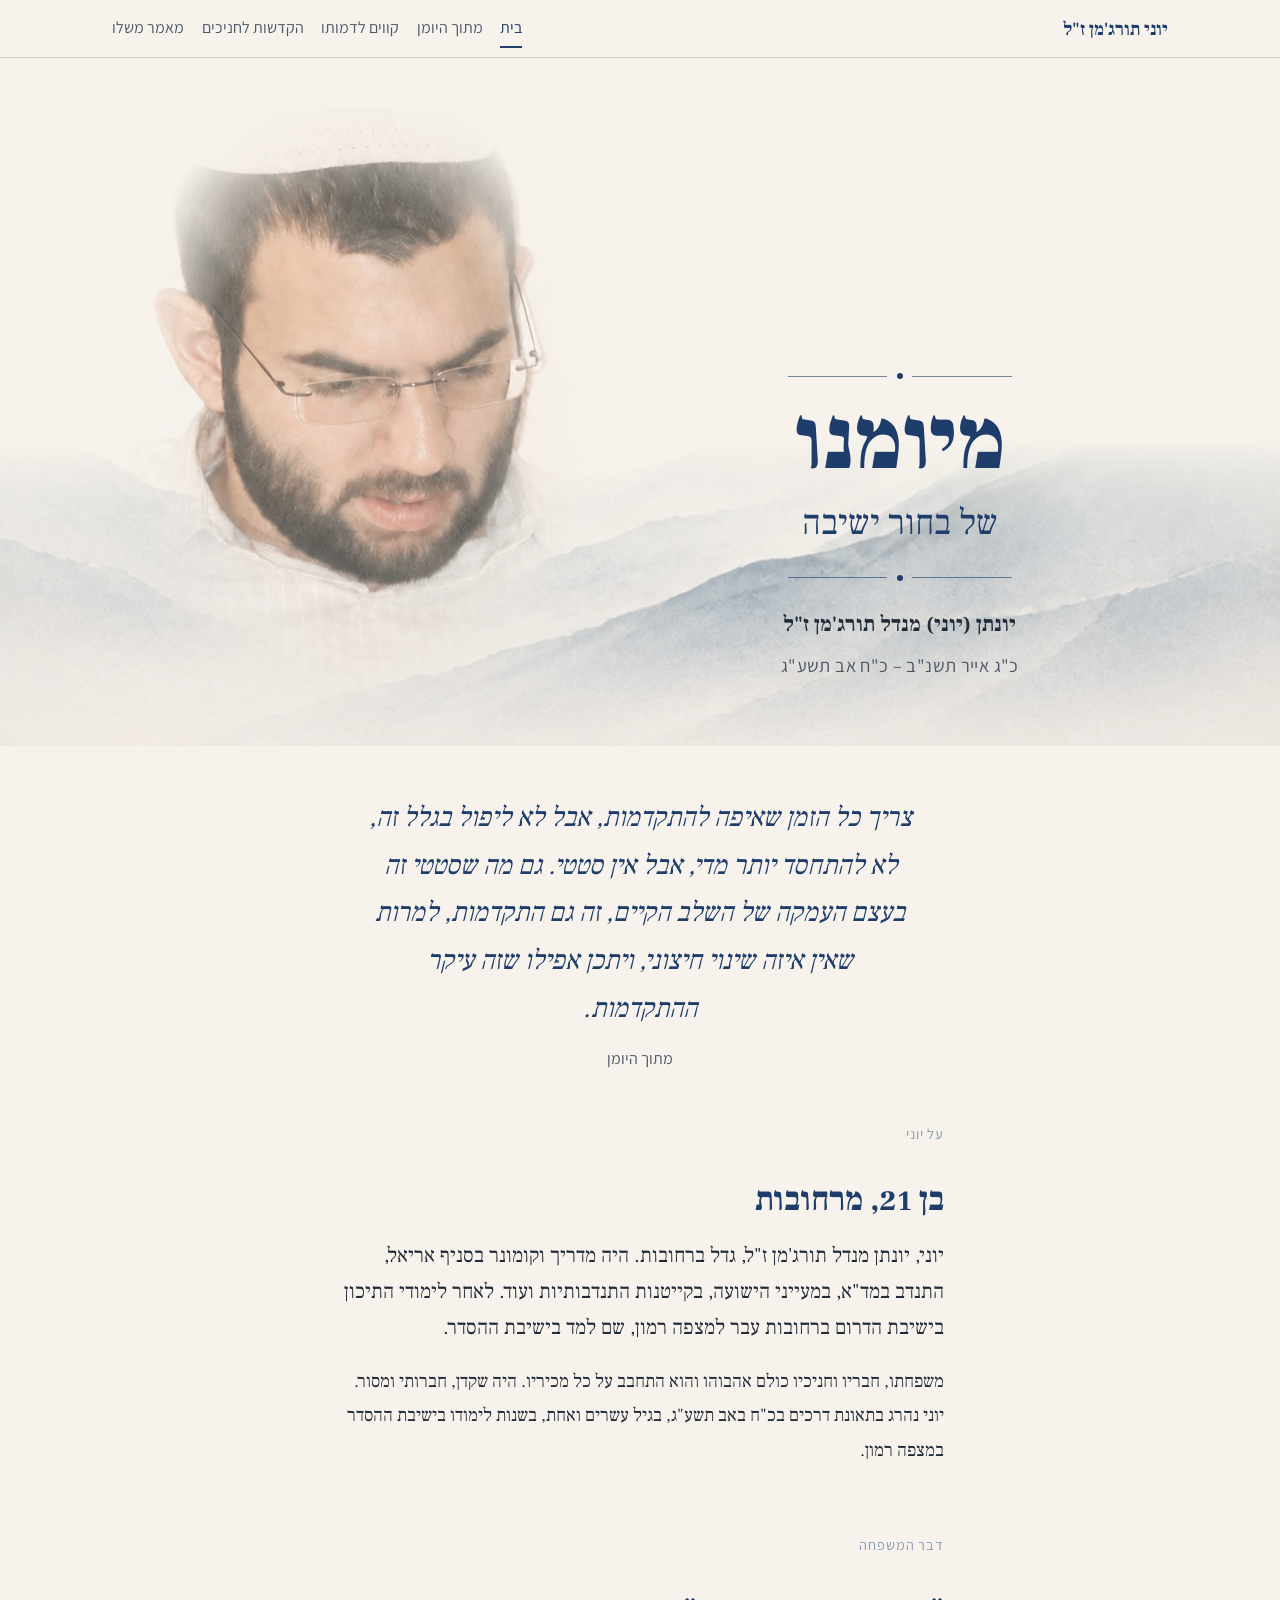
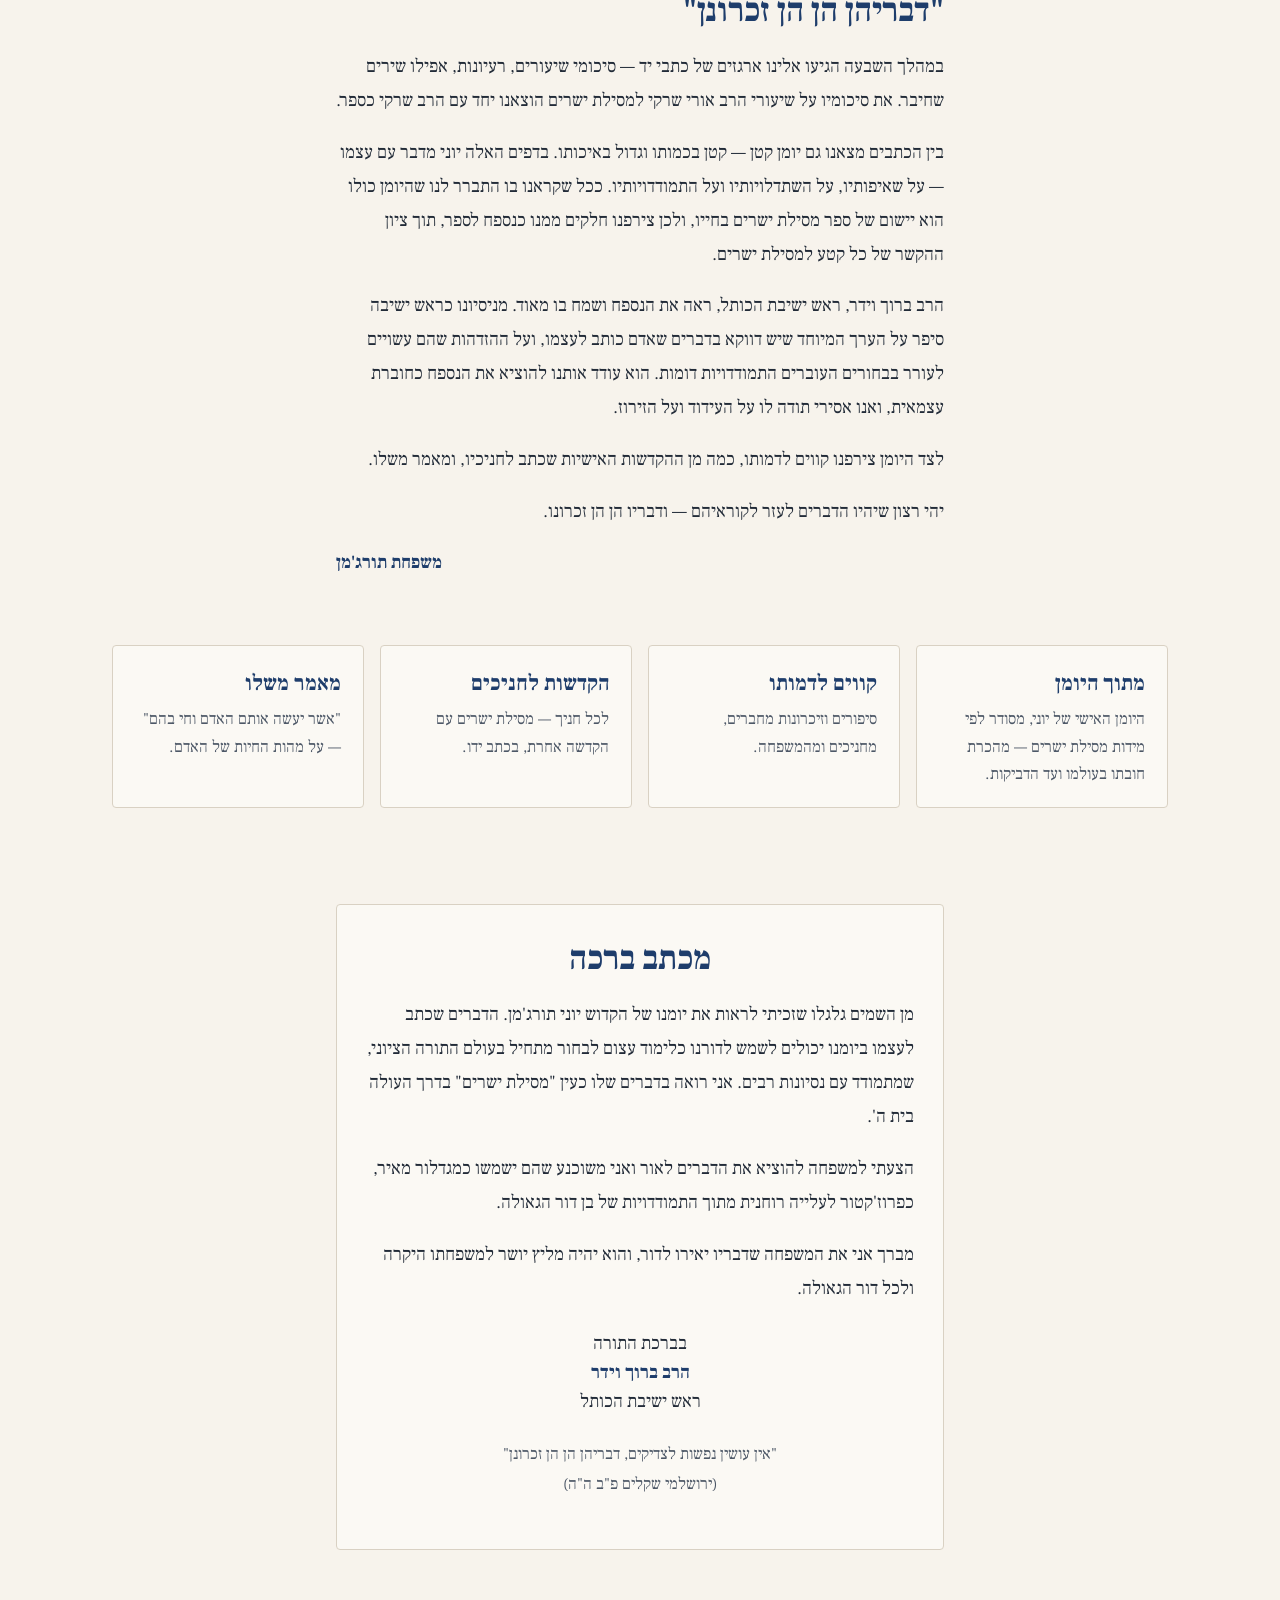
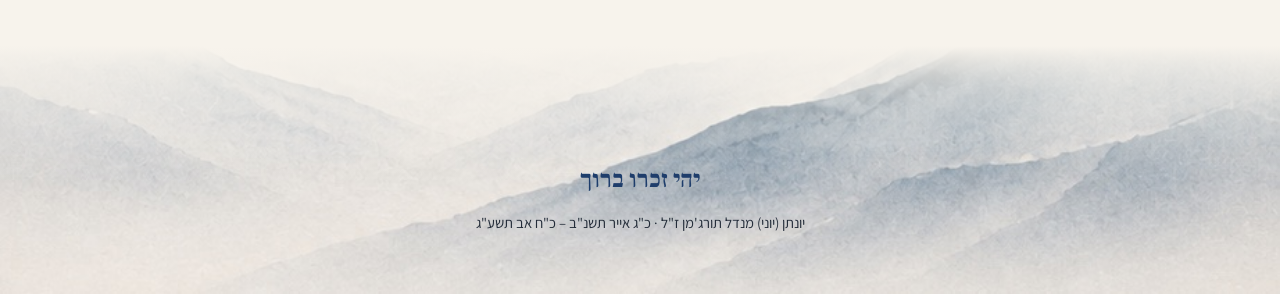
<file: index.html>
<!doctype html>
<html lang="he" dir="rtl">
<head>
  <meta charset="utf-8">
  <meta name="viewport" content="width=device-width, initial-scale=1">
  <meta name="robots" content="noindex, nofollow">
  <title>יוני תורג'מן ז"ל</title>
  <meta name="description" content="אתר לזכרו של יונתן (יוני) מנדל תורג'מן ז&quot;ל — מיומנו וכתביו של בחור ישיבה.">
  <link rel="preconnect" href="https://fonts.googleapis.com">
  <link rel="preconnect" href="https://fonts.gstatic.com" crossorigin>
  <link href="https://fonts.googleapis.com/css2?family=Assistant:wght@400;600&family=Frank+Ruhl+Libre:wght@400;500;700;900&display=swap" rel="stylesheet">
  <link rel="stylesheet" href="css/style.css">
</head>
<body>

<header class="site-header">
  <div class="inner">
    <a class="brand" href="index.html">יוני תורג'מן ז"ל</a>
    <nav class="site-nav" aria-label="ניווט ראשי">
      <a href="index.html" aria-current="page">בית</a>
      <a href="diary.html">מתוך היומן</a>
      <a href="memories.html">קווים לדמותו</a>
      <a href="dedications.html">הקדשות לחניכים</a>
      <a href="essay.html">מאמר משלו</a>
    </nav>
  </div>
</header>

<main>

  <section class="hero">
    <div class="hero-mountains" aria-hidden="true"></div>
    <div class="inner">
      <div class="hero-text">
        <div class="ornament" aria-hidden="true"><span></span></div>
        <h1>מיומנו</h1>
        <p class="subtitle">של בחור ישיבה</p>
        <div class="ornament" aria-hidden="true"><span></span></div>
        <p class="name">יונתן (יוני) מנדל תורג'מן ז"ל</p>
        <p class="dates">כ"ג אייר תשנ"ב – כ"ח אב תשע"ג</p>
      </div>
      <img class="hero-portrait" src="images/portrait.jpg" alt="יוני תורג'מן ז&quot;ל" width="480" height="700">
    </div>
  </section>

  <section class="section">
    <blockquote class="opening-quote">
      צריך כל הזמן שאיפה להתקדמות, אבל לא ליפול בגלל זה,
      לא להתחסד יותר מדי, אבל אין סטטי.
      גם מה שסטטי זה בעצם העמקה של השלב הקיים,
      זה גם התקדמות, למרות שאין איזה שינוי חיצוני,
      ויתכן אפילו שזה עיקר ההתקדמות.
      <cite>מתוך היומן</cite>
    </blockquote>
  </section>

  <section class="section">
    <span class="eyebrow">על יוני</span>
    <h2>בן 21, מרחובות</h2>
    <p class="lead">
      יוני, יונתן מנדל תורג'מן ז"ל, גדל ברחובות. היה מדריך וקומונר בסניף אריאל,
      התנדב במד"א, במעייני הישועה, בקייטנות התנדבותיות ועוד. לאחר לימודי התיכון
      בישיבת הדרום ברחובות עבר למצפה רמון, שם למד בישיבת ההסדר.
    </p>
    <p>
      משפחתו, חבריו וחניכיו כולם אהבוהו והוא התחבב על כל מכיריו. היה שקדן, חברותי ומסור.
      יוני נהרג בתאונת דרכים בכ"ח באב תשע"ג, בגיל עשרים ואחת, בשנות לימודו בישיבת ההסדר במצפה רמון.
    </p>
  </section>

  <section class="section">
    <span class="eyebrow">דבר המשפחה</span>
    <h2>"דבריהן הן הן זכרונן"</h2>
    <p>
      במהלך השבעה הגיעו אלינו ארגזים של כתבי יד — סיכומי שיעורים, רעיונות, אפילו שירים שחיבר.
      את סיכומיו על שיעורי הרב אורי שרקי למסילת ישרים הוצאנו יחד עם הרב שרקי כספר.
    </p>
    <p>
      בין הכתבים מצאנו גם יומן קטן — קטן בכמותו וגדול באיכותו. בדפים האלה יוני מדבר עם עצמו —
      על שאיפותיו, על השתדלויותיו ועל התמודדויותיו. ככל שקראנו בו התברר לנו שהיומן כולו הוא יישום
      של ספר מסילת ישרים בחייו, ולכן צירפנו חלקים ממנו כנספח לספר, תוך ציון ההקשר של כל קטע למסילת ישרים.
    </p>
    <p>
      הרב ברוך וידר, ראש ישיבת הכותל, ראה את הנספח ושמח בו מאוד. מניסיונו כראש ישיבה סיפר על הערך
      המיוחד שיש דווקא בדברים שאדם כותב לעצמו, ועל ההזדהות שהם עשויים לעורר בבחורים העוברים התמודדויות
      דומות. הוא עודד אותנו להוציא את הנספח כחוברת עצמאית, ואנו אסירי תודה לו על העידוד ועל הזירוז.
    </p>
    <p>
      לצד היומן צירפנו קווים לדמותו, כמה מן ההקדשות האישיות שכתב לחניכיו, ומאמר משלו.
    </p>
    <p>יהי רצון שיהיו הדברים לעזר לקוראיהם — ודבריו הן הן זכרונו.</p>
    <p class="sig">משפחת תורג'מן</p>
  </section>

  <section class="cards" aria-label="תוכן האתר">
    <a class="card" href="diary.html">
      <h3>מתוך היומן</h3>
      <p>היומן האישי של יוני, מסודר לפי מידות מסילת ישרים — מהכרת חובתו בעולמו ועד הדביקות.</p>
    </a>
    <a class="card" href="memories.html">
      <h3>קווים לדמותו</h3>
      <p>סיפורים וזיכרונות מחברים, מחניכים ומהמשפחה.</p>
    </a>
    <a class="card" href="dedications.html">
      <h3>הקדשות לחניכים</h3>
      <p>לכל חניך — מסילת ישרים עם הקדשה אחרת, בכתב ידו.</p>
    </a>
    <a class="card" href="essay.html">
      <h3>מאמר משלו</h3>
      <p>"אשר יעשה אותם האדם וחי בהם" — על מהות החיות של האדם.</p>
    </a>
  </section>

  <section class="section">
    <div class="letter">
      <h2>מכתב ברכה</h2>
      <p>
        מן השמים גלגלו שזכיתי לראות את יומנו של הקדוש יוני תורג'מן. הדברים שכתב לעצמו ביומנו
        יכולים לשמש לדורנו כלימוד עצום לבחור מתחיל בעולם התורה הציוני, שמתמודד עם נסיונות רבים.
        אני רואה בדברים שלו כעין "מסילת ישרים" בדרך העולה בית ה'.
      </p>
      <p>
        הצעתי למשפחה להוציא את הדברים לאור ואני משוכנע שהם ישמשו כמגדלור מאיר, כפרוז'קטור לעלייה
        רוחנית מתוך התמודדויות של בן דור הגאולה.
      </p>
      <p>
        מברך אני את המשפחה שדבריו יאירו לדור, והוא יהיה מליץ יושר למשפחתו היקרה ולכל דור הגאולה.
      </p>
      <p class="from">
        בברכת התורה<br>
        <strong>הרב ברוך וידר</strong><br>
        ראש ישיבת הכותל
      </p>
      <p class="chazal">
        "אין עושין נפשות לצדיקים, דבריהן הן הן זכרונן"<br>
        (ירושלמי שקלים פ"ב ה"ה)
      </p>
    </div>
  </section>

</main>

<footer class="site-footer">
  <p class="zl">יהי זכרו ברוך</p>
  <p class="small">יונתן (יוני) מנדל תורג'מן ז"ל · כ"ג אייר תשנ"ב – כ"ח אב תשע"ג</p>
</footer>

</body>
</html>
</file>
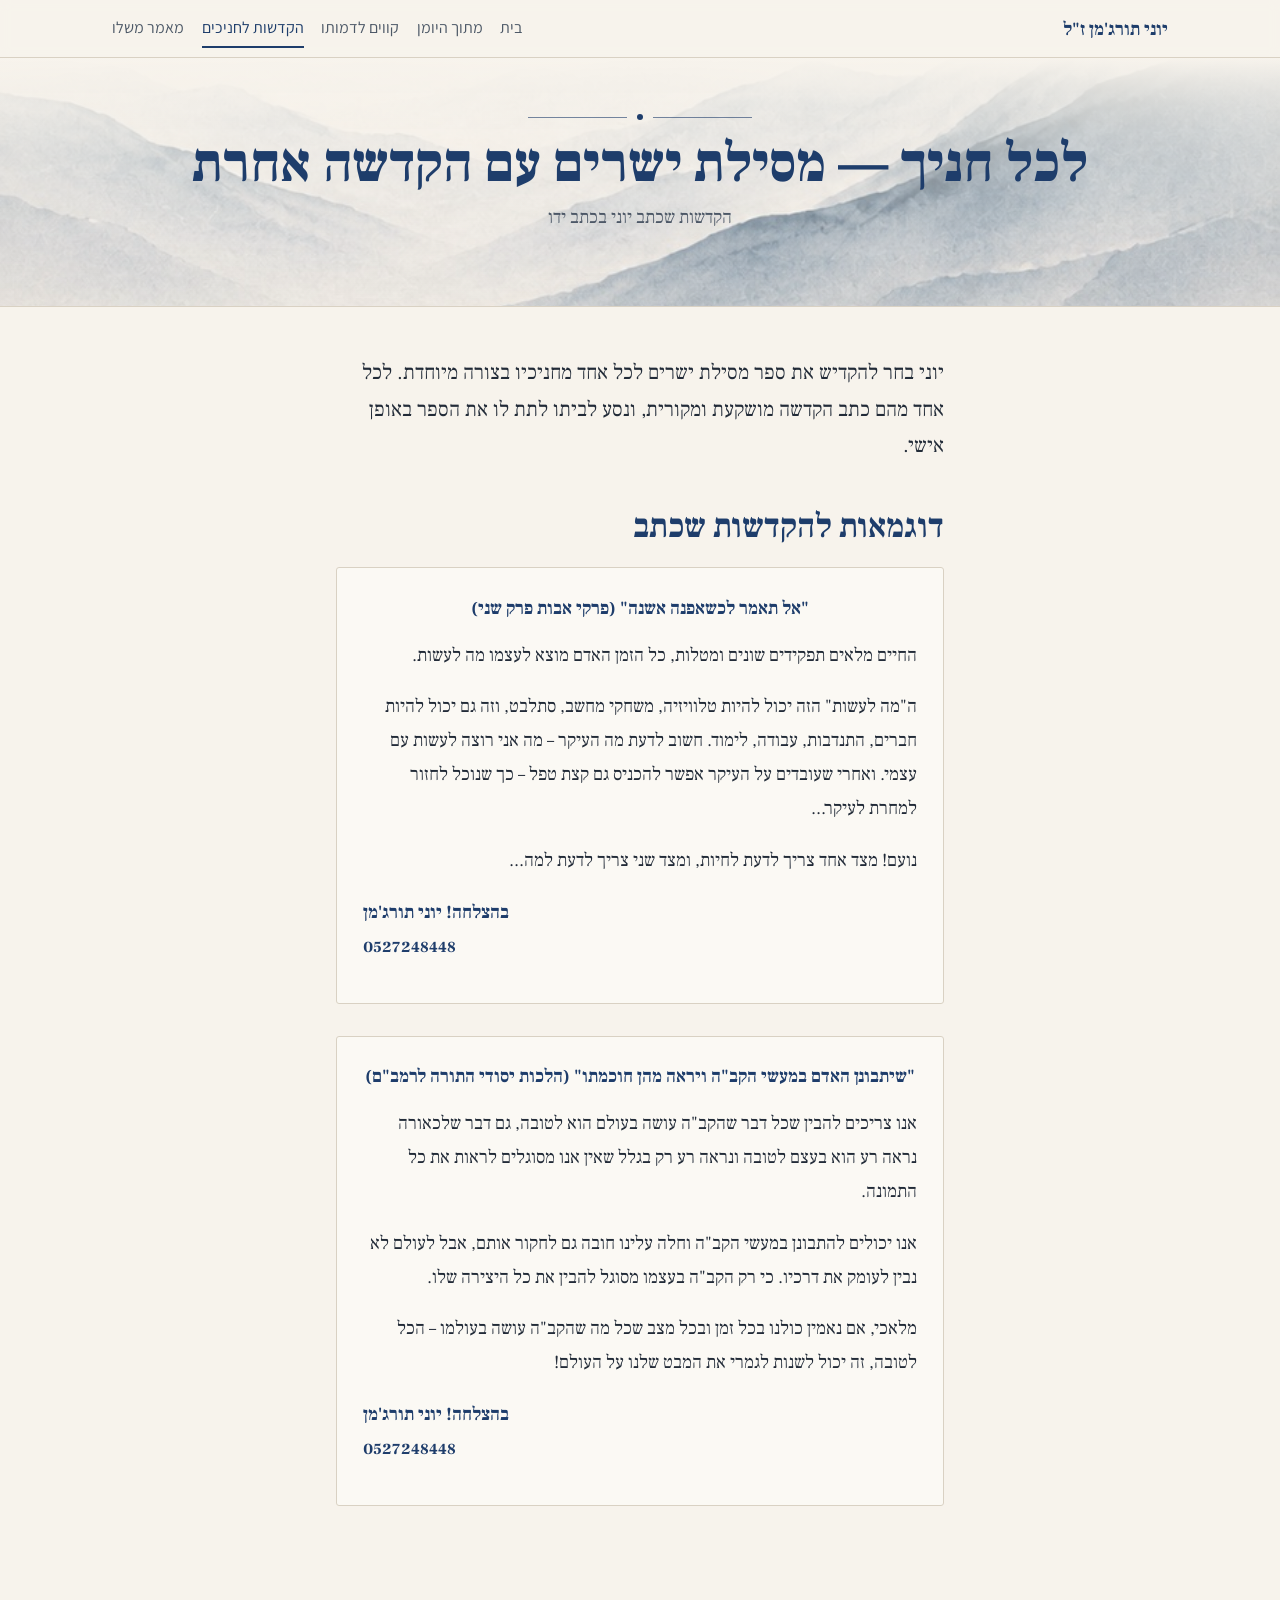
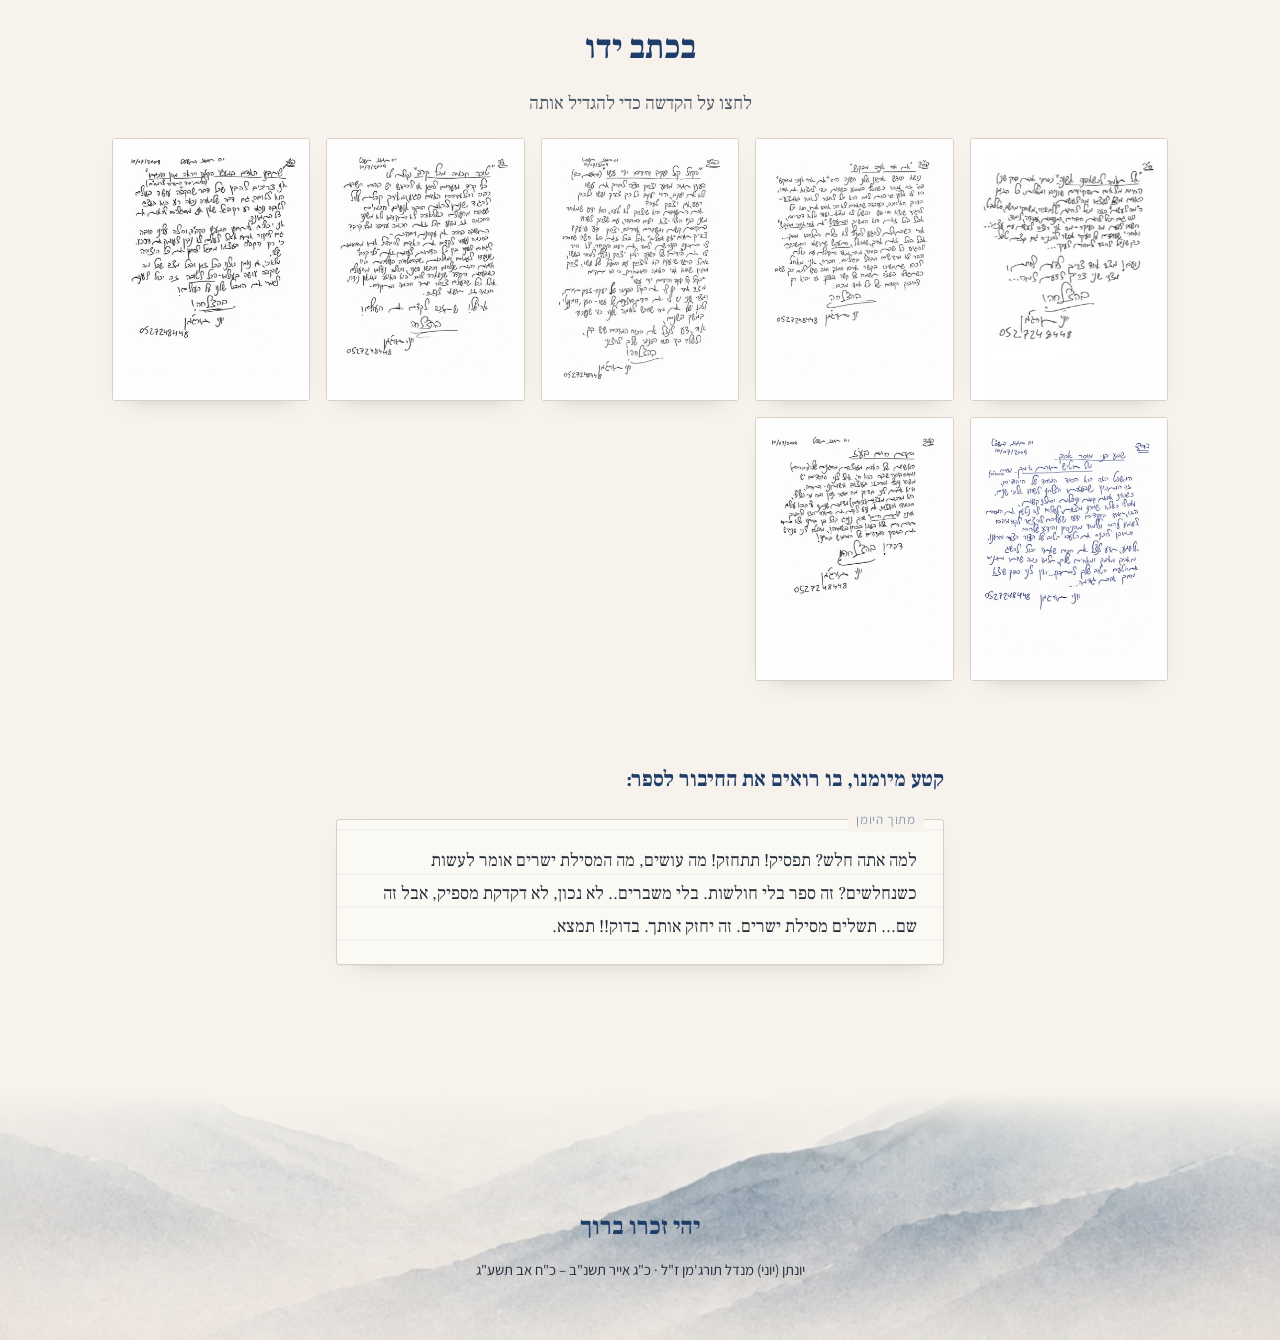
<file: dedications.html>
<!doctype html>
<html lang="he" dir="rtl">
<head>
  <meta charset="utf-8">
  <meta name="viewport" content="width=device-width, initial-scale=1">
  <meta name="robots" content="noindex, nofollow">
  <title>הקדשות לחניכים · יוני תורג'מן ז"ל</title>
  <meta name="description" content="ההקדשות שכתב יוני תורג'מן ז&quot;ל בכתב ידו לכל אחד מחניכיו בספר מסילת ישרים.">
  <link rel="preconnect" href="https://fonts.googleapis.com">
  <link rel="preconnect" href="https://fonts.gstatic.com" crossorigin>
  <link href="https://fonts.googleapis.com/css2?family=Assistant:wght@400;600&family=Frank+Ruhl+Libre:wght@400;500;700;900&display=swap" rel="stylesheet">
  <link rel="stylesheet" href="css/style.css">
</head>
<body>

<header class="site-header">
  <div class="inner">
    <a class="brand" href="index.html">יוני תורג'מן ז"ל</a>
    <nav class="site-nav" aria-label="ניווט ראשי">
      <a href="index.html">בית</a>
      <a href="diary.html">מתוך היומן</a>
      <a href="memories.html">קווים לדמותו</a>
      <a href="dedications.html" aria-current="page">הקדשות לחניכים</a>
      <a href="essay.html">מאמר משלו</a>
    </nav>
  </div>
</header>

<main>

  <div class="page-banner">
    <div class="ornament" aria-hidden="true"><span></span></div>
    <h1>לכל חניך — מסילת ישרים עם הקדשה אחרת</h1>
    <p>הקדשות שכתב יוני בכתב ידו</p>
  </div>

  <section class="section">
    <p class="lead">
      יוני בחר להקדיש את ספר מסילת ישרים לכל אחד מחניכיו בצורה מיוחדת. לכל אחד מהם כתב הקדשה מושקעת
      ומקורית, ונסע לביתו לתת לו את הספר באופן אישי.
    </p>

    <h2>דוגמאות להקדשות שכתב</h2>

    <div class="transcript">
      <p class="title">"אל תאמר לכשאפנה אשנה" (פרקי אבות פרק שני)</p>
      <p>החיים מלאים תפקידים שונים ומטלות, כל הזמן האדם מוצא לעצמו מה לעשות.</p>
      <p>
        ה"מה לעשות" הזה יכול להיות טלוויזיה, משחקי מחשב, סתלבט, וזה גם יכול להיות חברים, התנדבות, עבודה,
        לימוד. חשוב לדעת מה העיקר – מה אני רוצה לעשות עם עצמי. ואחרי שעובדים על העיקר אפשר להכניס גם קצת
        טפל – כך שנוכל לחזור למחרת לעיקר...
      </p>
      <p>נועם! מצד אחד צריך לדעת לחיות, ומצד שני צריך לדעת למה...</p>
      <p class="sig">בהצלחה! יוני תורג'מן<br>0527248448</p>
    </div>

    <div class="transcript">
      <p class="title">"שיתבונן האדם במעשי הקב"ה ויראה מהן חוכמתו" (הלכות יסודי התורה לרמב"ם)</p>
      <p>
        אנו צריכים להבין שכל דבר שהקב"ה עושה בעולם הוא לטובה, גם דבר שלכאורה נראה רע הוא בעצם לטובה ונראה
        רע רק בגלל שאין אנו מסוגלים לראות את כל התמונה.
      </p>
      <p>
        אנו יכולים להתבונן במעשי הקב"ה וחלה עלינו חובה גם לחקור אותם, אבל לעולם לא נבין לעומק את דרכיו. כי
        רק הקב"ה בעצמו מסוגל להבין את כל היצירה שלו.
      </p>
      <p>
        מלאכי, אם נאמין כולנו בכל זמן ובכל מצב שכל מה שהקב"ה עושה בעולמו – הכל לטובה, זה יכול לשנות לגמרי
        את המבט שלנו על העולם!
      </p>
      <p class="sig">בהצלחה! יוני תורג'מן<br>0527248448</p>
    </div>
  </section>

  <section class="section wide">
    <h2 class="center">בכתב ידו</h2>
    <p class="center" style="color:var(--ink-soft)">לחצו על הקדשה כדי להגדיל אותה</p>
    <div class="gallery" id="gallery">
      <button type="button" data-full="images/ded-1.jpg"><img src="images/ded-1-thumb.jpg" alt="הקדשה בכתב ידו של יוני — 1" loading="lazy"></button>
      <button type="button" data-full="images/ded-2.jpg"><img src="images/ded-2-thumb.jpg" alt="הקדשה בכתב ידו של יוני — 2" loading="lazy"></button>
      <button type="button" data-full="images/ded-3.jpg"><img src="images/ded-3-thumb.jpg" alt="הקדשה בכתב ידו של יוני — 3" loading="lazy"></button>
      <button type="button" data-full="images/ded-4.jpg"><img src="images/ded-4-thumb.jpg" alt="הקדשה בכתב ידו של יוני — 4" loading="lazy"></button>
      <button type="button" data-full="images/ded-5.jpg"><img src="images/ded-5-thumb.jpg" alt="הקדשה בכתב ידו של יוני — 5" loading="lazy"></button>
      <button type="button" data-full="images/ded-6.jpg"><img src="images/ded-6-thumb.jpg" alt="הקדשה בכתב ידו של יוני — 6" loading="lazy"></button>
      <button type="button" data-full="images/ded-7.jpg"><img src="images/ded-7-thumb.jpg" alt="הקדשה בכתב ידו של יוני — 7" loading="lazy"></button>
    </div>
  </section>

  <section class="section">
    <h3>קטע מיומנו, בו רואים את החיבור לספר:</h3>
    <div class="diary">
      <p>
        למה אתה חלש? תפסיק! תתחזק! מה עושים, מה המסילת ישרים אומר לעשות כשנחלשים? זה ספר בלי חולשות. בלי
        משברים.. לא נכון, לא דקדקת מספיק, אבל זה שם... תשלים מסילת ישרים. זה יחזק אותך. בדוק!! תמצא.
      </p>
    </div>
  </section>

</main>

<div class="lightbox" id="lightbox" role="dialog" aria-modal="true" aria-label="הקדשה מוגדלת">
  <button type="button" class="lb-btn lb-close" aria-label="סגירה">×</button>
  <button type="button" class="lb-btn lb-prev" aria-label="הקודמת">›</button>
  <img alt="">
  <button type="button" class="lb-btn lb-next" aria-label="הבאה">‹</button>
</div>

<footer class="site-footer">
  <p class="zl">יהי זכרו ברוך</p>
  <p class="small">יונתן (יוני) מנדל תורג'מן ז"ל · כ"ג אייר תשנ"ב – כ"ח אב תשע"ג</p>
</footer>

<script>
  (function () {
    var buttons = Array.prototype.slice.call(document.querySelectorAll('#gallery button'));
    var box = document.getElementById('lightbox');
    var img = box.querySelector('img');
    var index = 0;

    function show(i) {
      index = (i + buttons.length) % buttons.length;
      img.src = buttons[index].dataset.full;
      img.alt = buttons[index].querySelector('img').alt;
      box.classList.add('open');
    }
    function close() { box.classList.remove('open'); }

    buttons.forEach(function (b, i) { b.addEventListener('click', function () { show(i); }); });
    box.querySelector('.lb-close').addEventListener('click', close);
    box.querySelector('.lb-prev').addEventListener('click', function () { show(index - 1); });
    box.querySelector('.lb-next').addEventListener('click', function () { show(index + 1); });
    box.addEventListener('click', function (e) { if (e.target === box) close(); });
    document.addEventListener('keydown', function (e) {
      if (!box.classList.contains('open')) return;
      if (e.key === 'Escape') close();
      if (e.key === 'ArrowLeft') show(index + 1);
      if (e.key === 'ArrowRight') show(index - 1);
    });
  })();
</script>

</body>
</html>
</file>
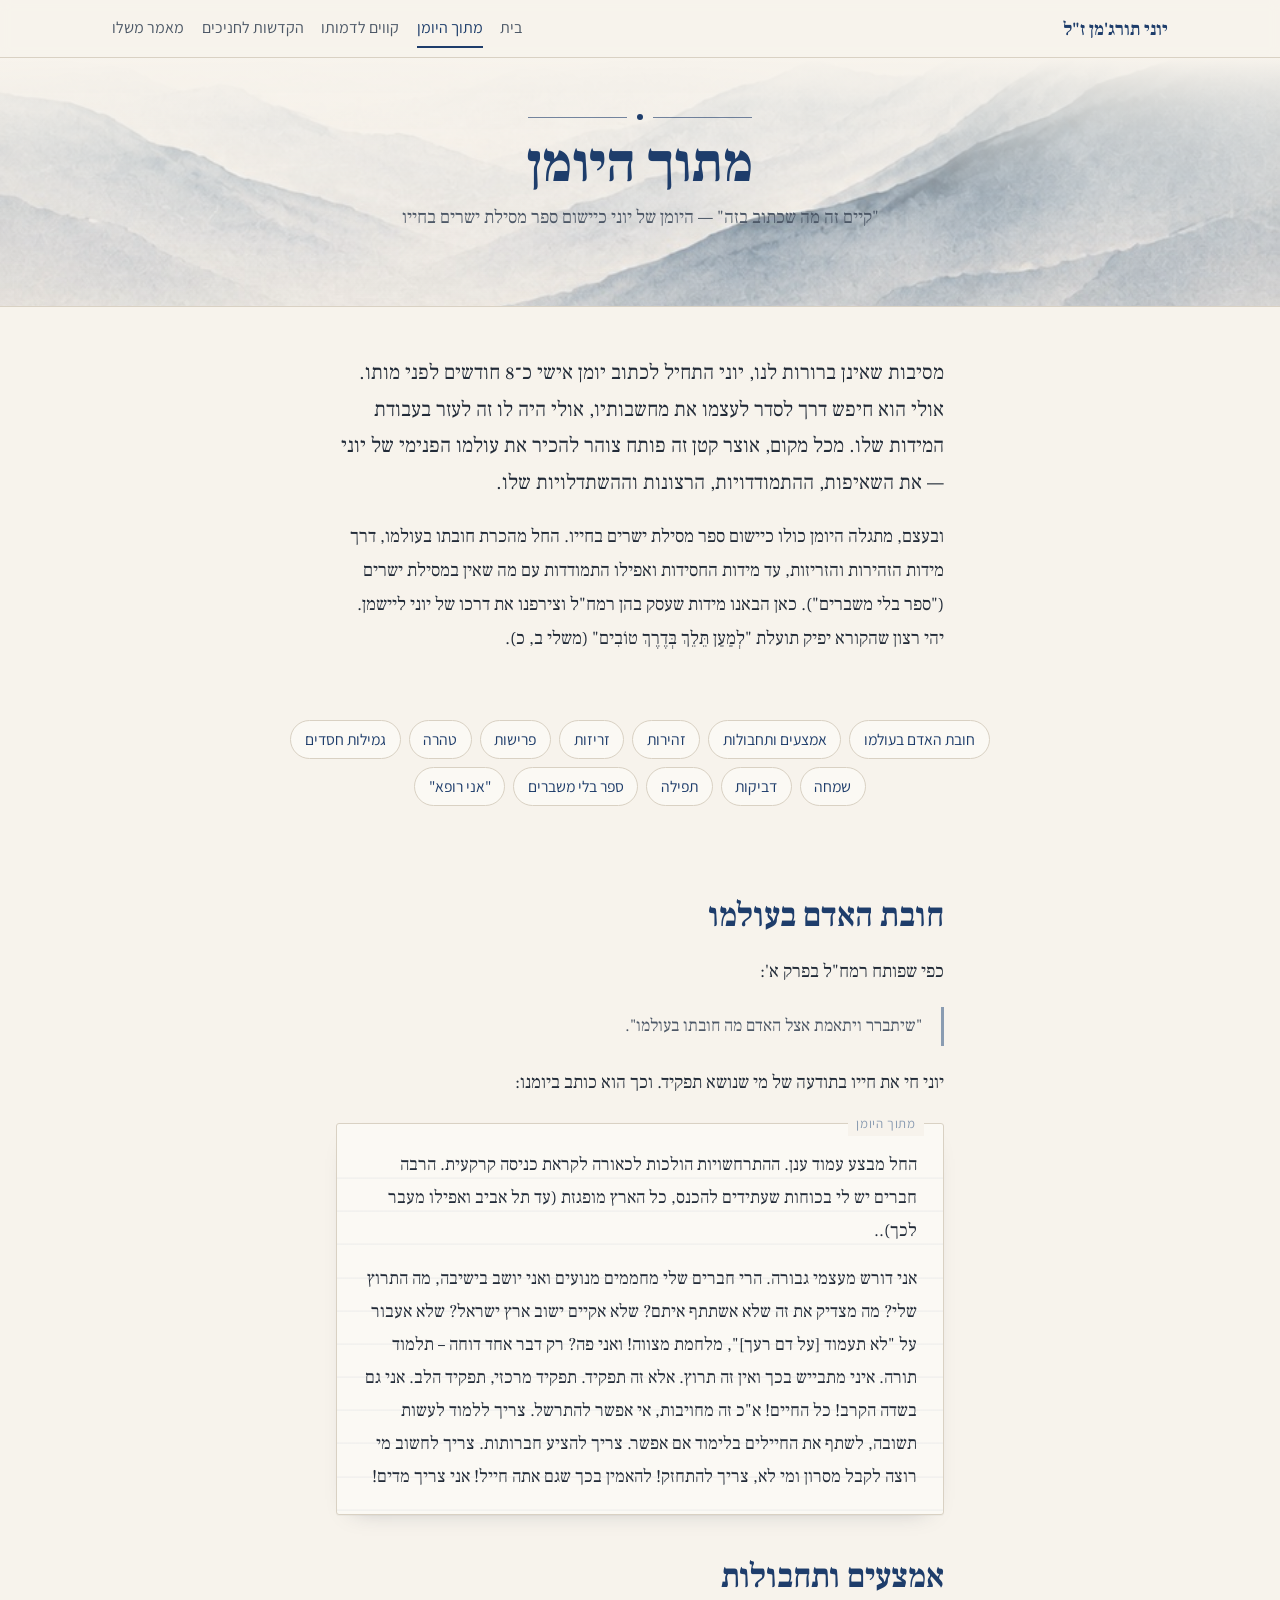
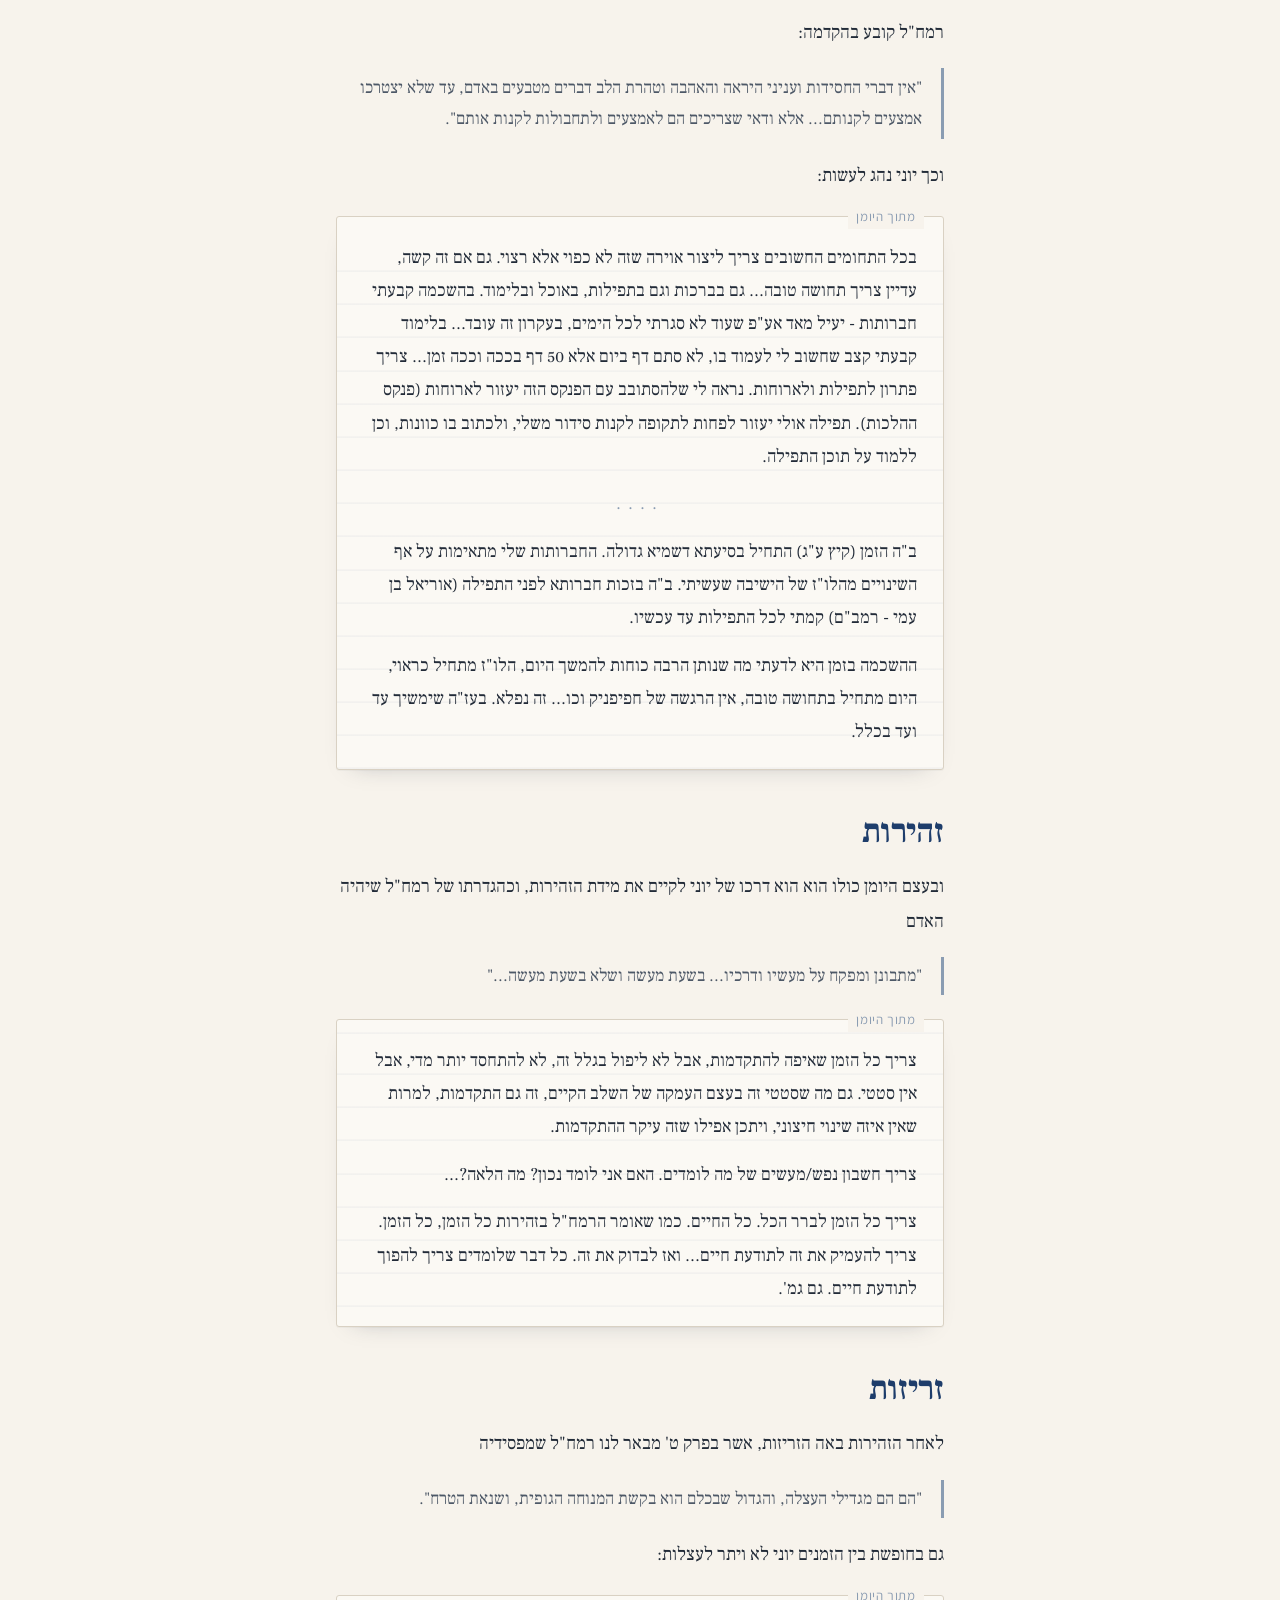
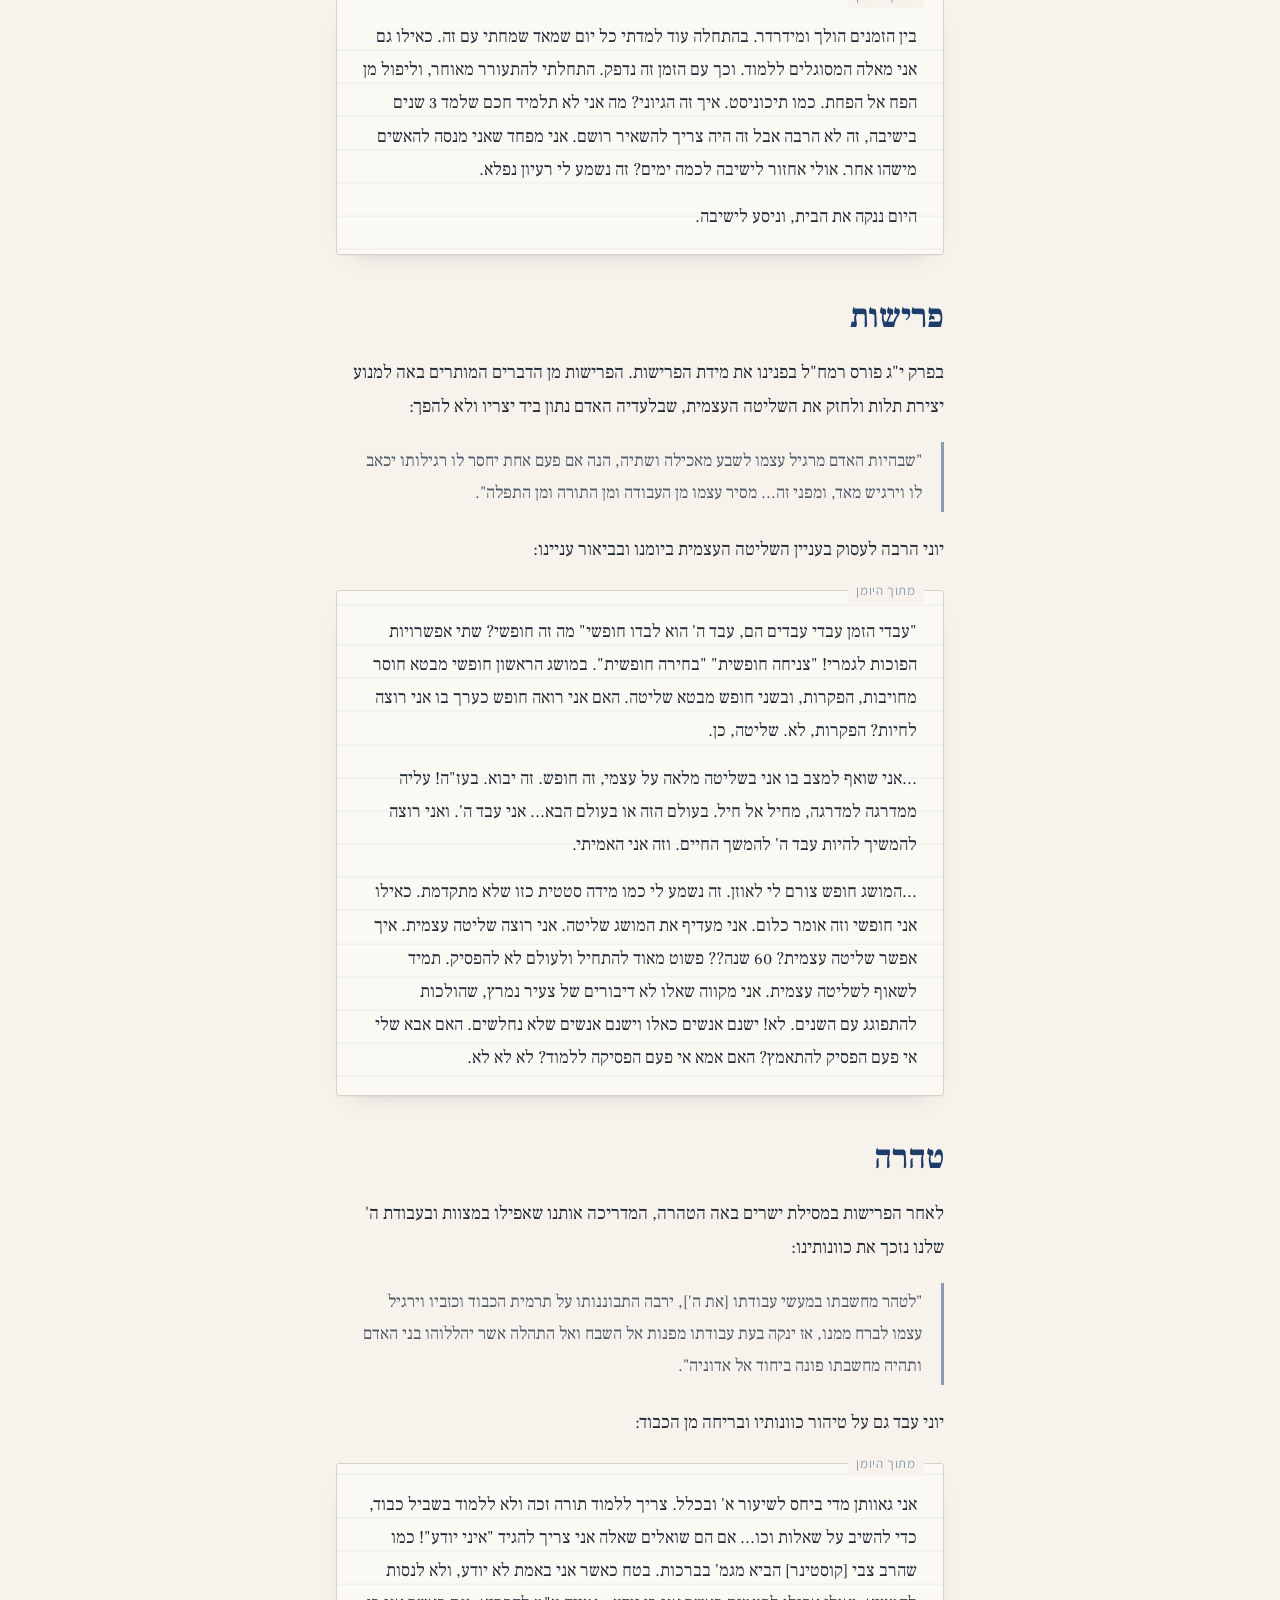
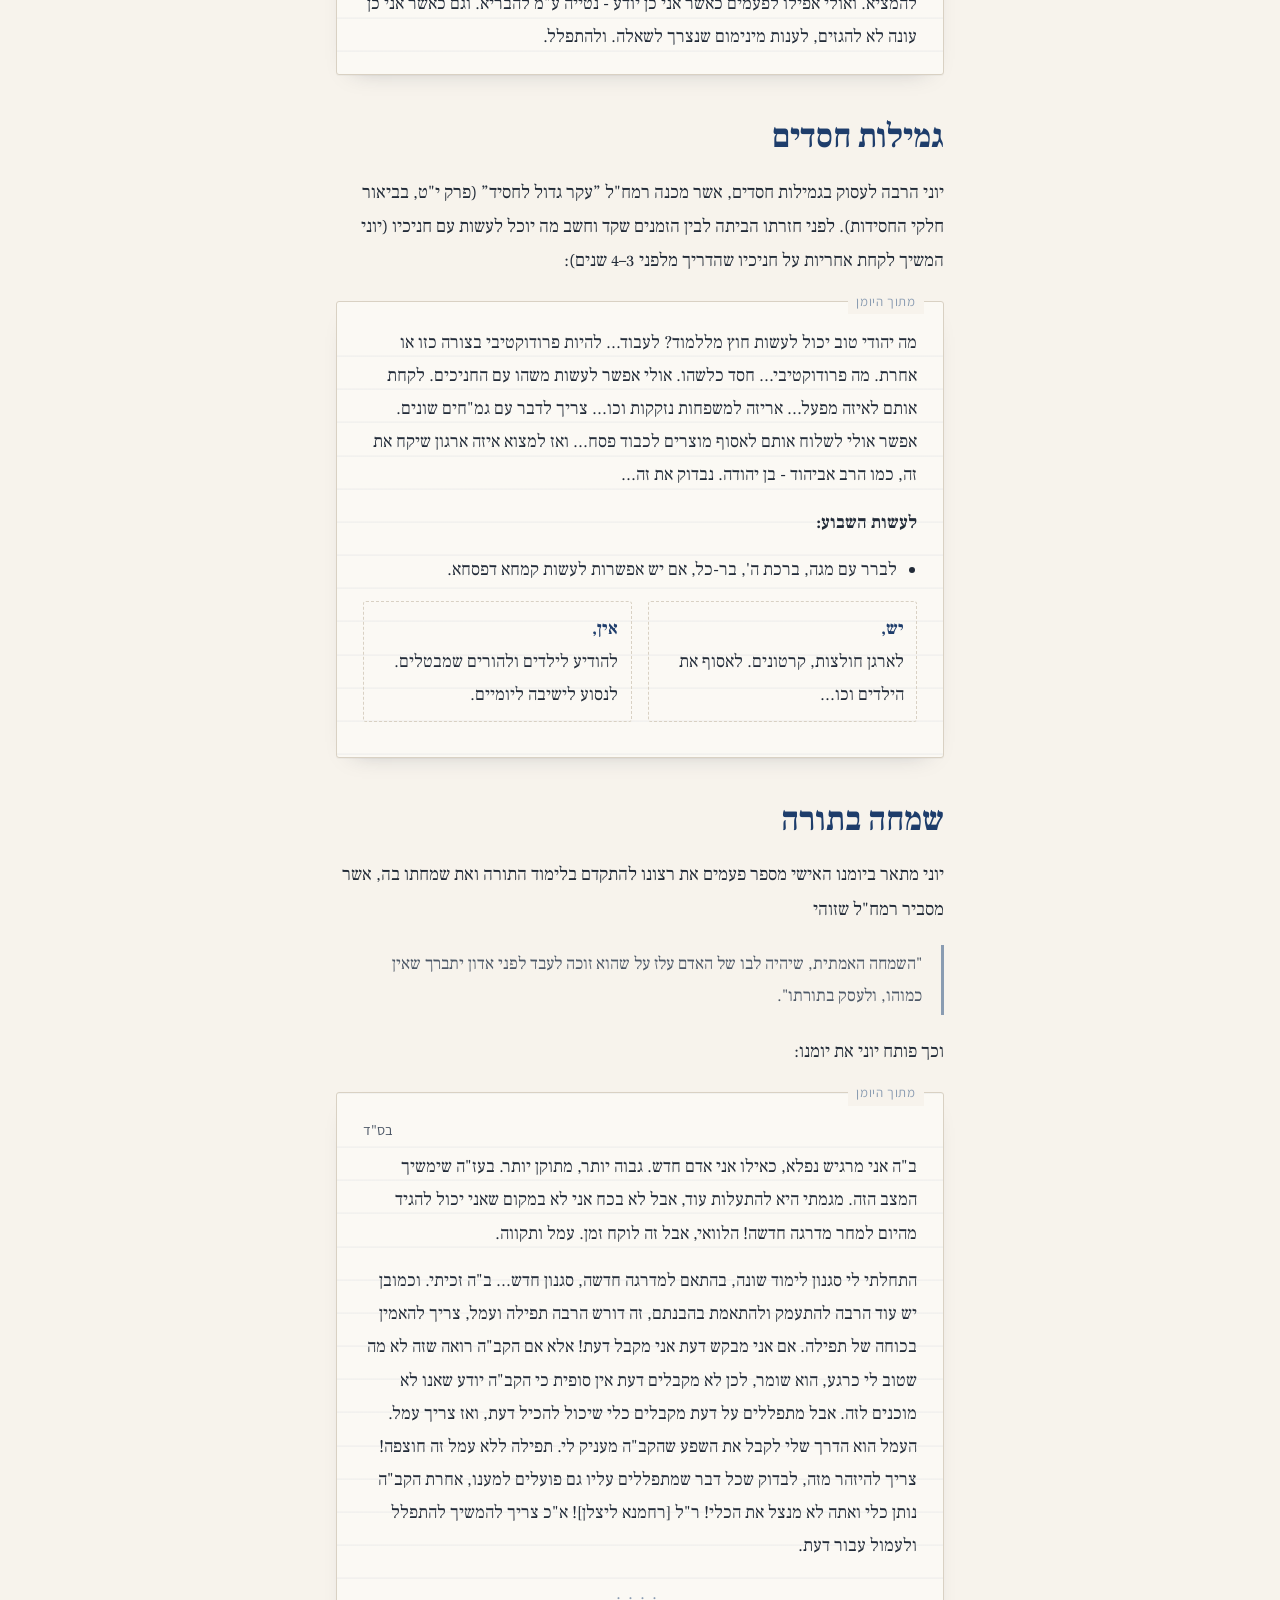
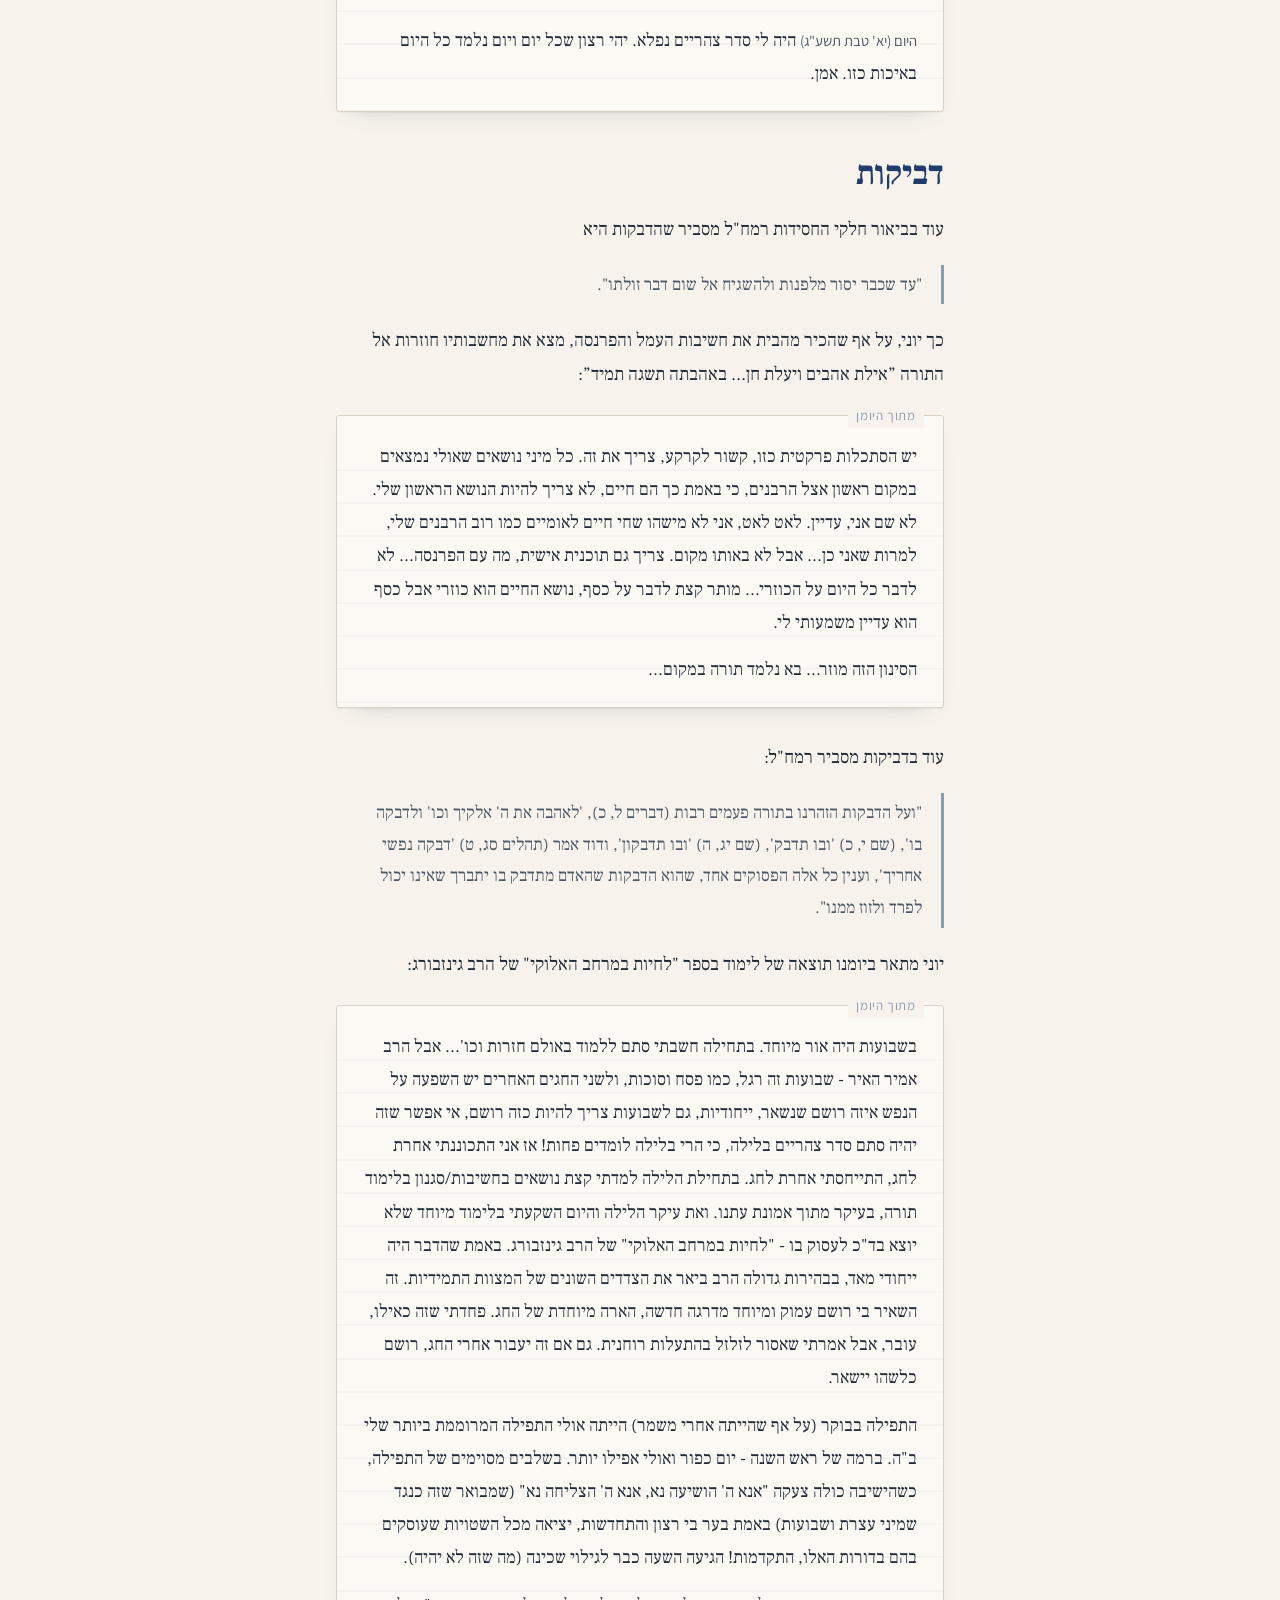
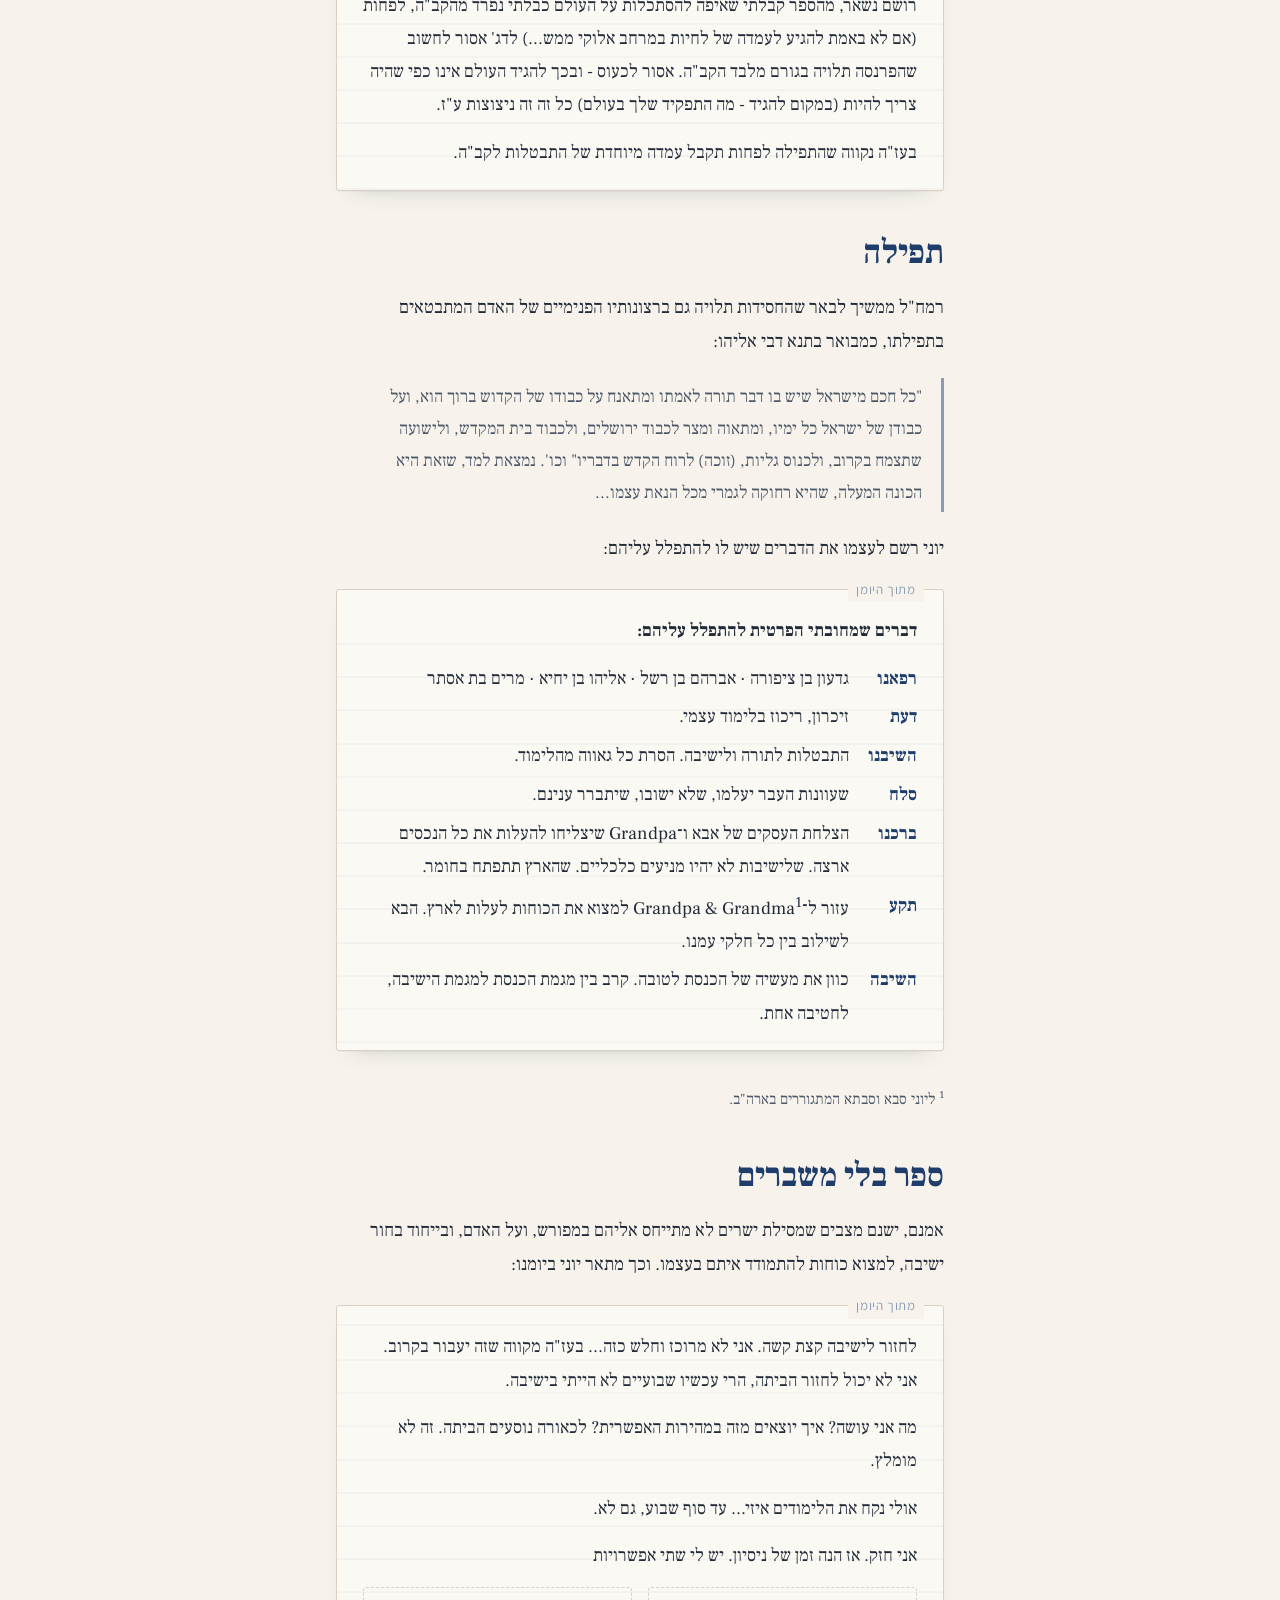
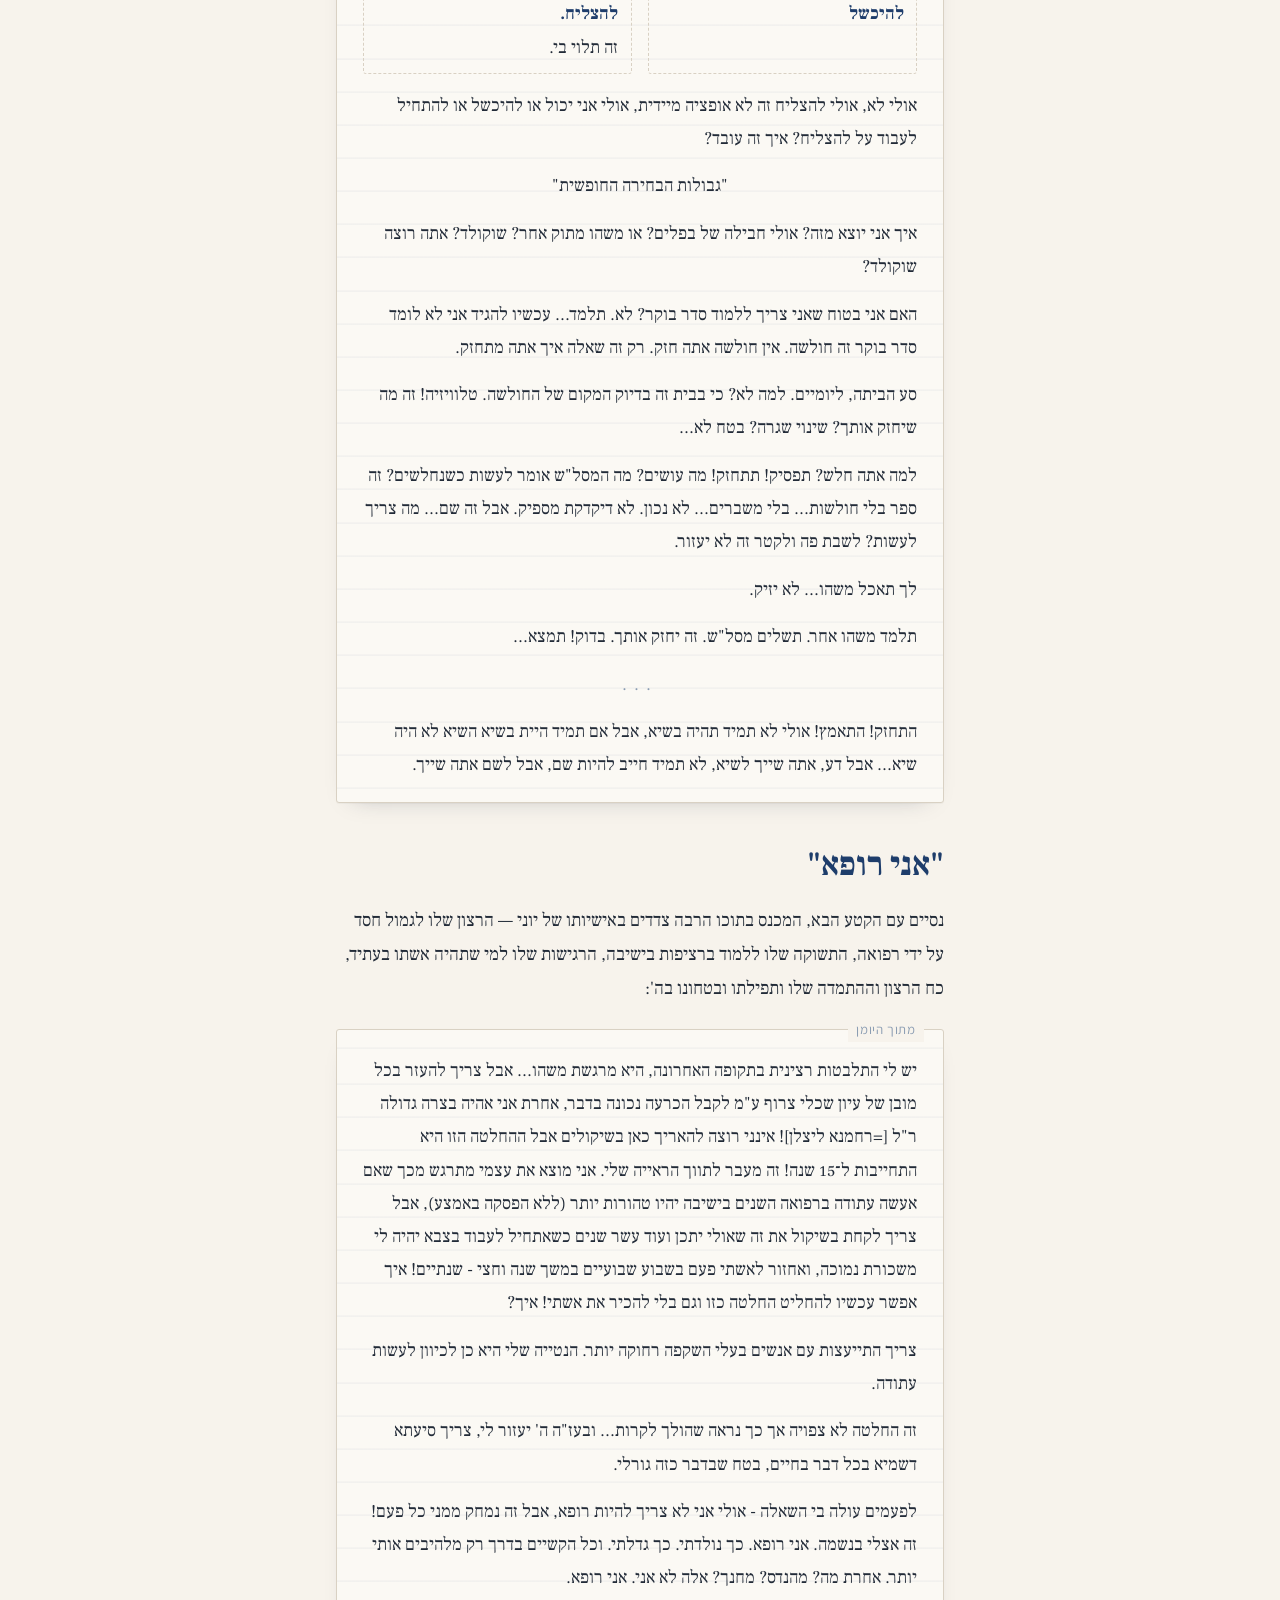
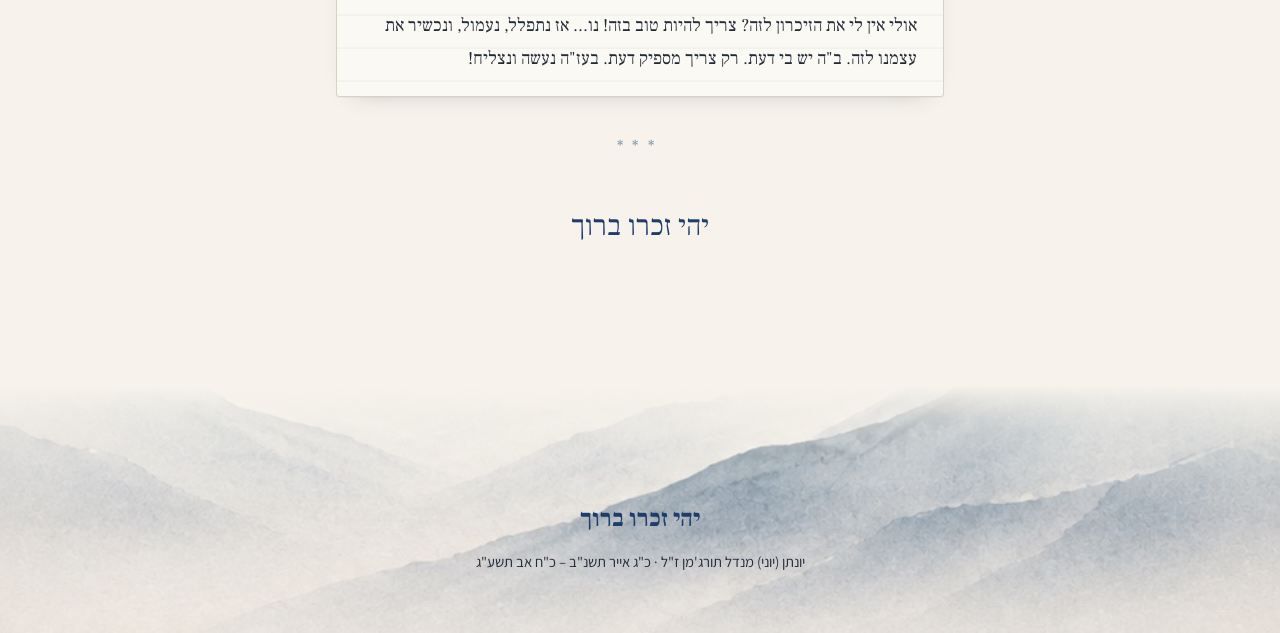
<file: diary.html>
<!doctype html>
<html lang="he" dir="rtl">
<head>
  <meta charset="utf-8">
  <meta name="viewport" content="width=device-width, initial-scale=1">
  <meta name="robots" content="noindex, nofollow">
  <title>מתוך היומן · יוני תורג'מן ז"ל</title>
  <meta name="description" content="היומן האישי של יוני תורג'מן ז&quot;ל כיישום של ספר מסילת ישרים בחייו.">
  <link rel="preconnect" href="https://fonts.googleapis.com">
  <link rel="preconnect" href="https://fonts.gstatic.com" crossorigin>
  <link href="https://fonts.googleapis.com/css2?family=Assistant:wght@400;600&family=Frank+Ruhl+Libre:wght@400;500;700;900&display=swap" rel="stylesheet">
  <link rel="stylesheet" href="css/style.css">
</head>
<body>

<header class="site-header">
  <div class="inner">
    <a class="brand" href="index.html">יוני תורג'מן ז"ל</a>
    <nav class="site-nav" aria-label="ניווט ראשי">
      <a href="index.html">בית</a>
      <a href="diary.html" aria-current="page">מתוך היומן</a>
      <a href="memories.html">קווים לדמותו</a>
      <a href="dedications.html">הקדשות לחניכים</a>
      <a href="essay.html">מאמר משלו</a>
    </nav>
  </div>
</header>

<main>

  <div class="page-banner">
    <div class="ornament" aria-hidden="true"><span></span></div>
    <h1>מתוך היומן</h1>
    <p>"קיים זה מה שכתוב בזה" — היומן של יוני כיישום ספר מסילת ישרים בחייו</p>
  </div>

  <section class="section">
    <p class="lead">
      מסיבות שאינן ברורות לנו, יוני התחיל לכתוב יומן אישי כ־8 חודשים לפני מותו. אולי הוא חיפש דרך
      לסדר לעצמו את מחשבותיו, אולי היה לו זה לעזר בעבודת המידות שלו. מכל מקום, אוצר קטן זה פותח צוהר
      להכיר את עולמו הפנימי של יוני — את השאיפות, ההתמודדויות, הרצונות וההשתדלויות שלו.
    </p>
    <p>
      ובעצם, מתגלה היומן כולו כיישום ספר מסילת ישרים בחייו. החל מהכרת חובתו בעולמו, דרך מידות הזהירות
      והזריזות, עד מידות החסידות ואפילו התמודדות עם מה שאין במסילת ישרים ("ספר בלי משברים").
      כאן הבאנו מידות שעסק בהן רמח"ל וצירפנו את דרכו של יוני ליישמן. יהי רצון שהקורא יפיק תועלת
      "לְמַעַן תֵּלֵךְ בְּדֶרֶךְ טוֹבִים" (משלי ב, כ).
    </p>
  </section>

  <nav class="toc" aria-label="מידות">
    <a href="#hova">חובת האדם בעולמו</a>
    <a href="#emtzaim">אמצעים ותחבולות</a>
    <a href="#zehirut">זהירות</a>
    <a href="#zrizut">זריזות</a>
    <a href="#prishut">פרישות</a>
    <a href="#tahara">טהרה</a>
    <a href="#hesed">גמילות חסדים</a>
    <a href="#simcha">שמחה</a>
    <a href="#dveikut">דביקות</a>
    <a href="#tefila">תפילה</a>
    <a href="#mashberim">ספר בלי משברים</a>
    <a href="#rofe">"אני רופא"</a>
  </nav>

  <section class="section">

    <article class="trait" id="hova">
      <h2>חובת האדם בעולמו</h2>
      <p>
        כפי שפותח רמח"ל בפרק א':
        <span class="ramchal" style="display:block">"שיתברר ויתאמת אצל האדם מה חובתו בעולמו".</span>
        יוני חי את חייו בתודעה של מי שנושא תפקיד. וכך הוא כותב ביומנו:
      </p>
      <div class="diary">
        <p>
          החל מבצע עמוד ענן. ההתרחשויות הולכות לכאורה לקראת כניסה קרקעית. הרבה חברים יש לי בכוחות
          שעתידים להכנס, כל הארץ מופגזת (עד תל אביב ואפילו מעבר לכך)..
        </p>
        <p>
          אני דורש מעצמי גבורה. הרי חברים שלי מחממים מנועים ואני יושב בישיבה, מה התרוץ שלי? מה מצדיק
          את זה שלא אשתתף איתם? שלא אקיים ישוב ארץ ישראל? שלא אעבור על "לא תעמוד [על דם רעך]",
          מלחמת מצווה! ואני פה? רק דבר אחד דוחה – תלמוד תורה. איני מתבייש בכך ואין זה תרוץ. אלא זה
          תפקיד. תפקיד מרכזי, תפקיד הלב. אני גם בשדה הקרב! כל החיים! א"כ זה מחויבות, אי אפשר להתרשל.
          צריך ללמוד לעשות תשובה, לשתף את החיילים בלימוד אם אפשר. צריך להציע חברותות. צריך לחשוב מי
          רוצה לקבל מסרון ומי לא, צריך להתחזק! להאמין בכך שגם אתה חייל! אני צריך מדים!
        </p>
      </div>
    </article>

    <article class="trait" id="emtzaim">
      <h2>אמצעים ותחבולות</h2>
      <p>רמח"ל קובע בהקדמה:</p>
      <p class="ramchal">
        "אין דברי החסידות ועניני היראה והאהבה וטהרת הלב דברים מטבעים באדם, עד שלא יצטרכו אמצעים
        לקנותם... אלא ודאי שצריכים הם לאמצעים ולתחבולות לקנות אותם".
      </p>
      <p>וכך יוני נהג לעשות:</p>
      <div class="diary">
        <p>
          בכל התחומים החשובים צריך ליצור אוירה שזה לא כפוי אלא רצוי. גם אם זה קשה, עדיין צריך תחושה
          טובה... גם בברכות וגם בתפילות, באוכל ובלימוד. בהשכמה קבעתי חברותות - יעיל מאד אע"פ שעוד לא
          סגרתי לכל הימים, בעקרון זה עובד... בלימוד קבעתי קצב שחשוב לי לעמוד בו, לא סתם דף ביום אלא
          50 דף בככה וככה זמן... צריך פתרון לתפילות ולארוחות. נראה לי שלהסתובב עם הפנקס הזה יעזור
          לארוחות (פנקס ההלכות). תפילה אולי יעזור לפחות לתקופה לקנות סידור משלי, ולכתוב בו כוונות,
          וכן ללמוד על תוכן התפילה.
        </p>
        <p class="gap">....</p>
        <p>
          ב"ה הזמן (קיץ ע"ג) התחיל בסיעתא דשמיא גדולה. החברותות שלי מתאימות על אף השינויים מהלו"ז של
          הישיבה שעשיתי. ב"ה בזכות חברותא לפני התפילה (אוריאל בן עמי - רמב"ם) קמתי לכל התפילות עד עכשיו.
        </p>
        <p>
          ההשכמה בזמן היא לדעתי מה שנותן הרבה כוחות להמשך היום, הלו"ז מתחיל כראוי, היום מתחיל בתחושה
          טובה, אין הרגשה של חפיפניק וכו... זה נפלא. בעז"ה שימשיך עד ועד בכלל.
        </p>
      </div>
    </article>

    <article class="trait" id="zehirut">
      <h2>זהירות</h2>
      <p>
        ובעצם היומן כולו הוא הוא דרכו של יוני לקיים את מידת הזהירות, וכהגדרתו של רמח"ל שיהיה האדם
      </p>
      <p class="ramchal">"מתבונן ומפקח על מעשיו ודרכיו... בשעת מעשה ושלא בשעת מעשה..."</p>
      <div class="diary">
        <p>
          צריך כל הזמן שאיפה להתקדמות, אבל לא ליפול בגלל זה, לא להתחסד יותר מדי, אבל אין סטטי. גם מה
          שסטטי זה בעצם העמקה של השלב הקיים, זה גם התקדמות, למרות שאין איזה שינוי חיצוני, ויתכן אפילו
          שזה עיקר ההתקדמות.
        </p>
        <p>צריך חשבון נפש/מעשים של מה לומדים. האם אני לומד נכון? מה הלאה?...</p>
        <p>
          צריך כל הזמן לברר הכל. כל החיים. כמו שאומר הרמח"ל בזהירות כל הזמן, כל הזמן. צריך להעמיק את זה
          לתודעת חיים... ואז לבדוק את זה. כל דבר שלומדים צריך להפוך לתודעת חיים. גם גמ'.
        </p>
      </div>
    </article>

    <article class="trait" id="zrizut">
      <h2>זריזות</h2>
      <p>לאחר הזהירות באה הזריזות, אשר בפרק ט' מבאר לנו רמח"ל שמפסידיה</p>
      <p class="ramchal">"הם הם מגדילי העצלה, והגדול שבכלם הוא בקשת המנוחה הגופית, ושנאת הטרח".</p>
      <p>גם בחופשת בין הזמנים יוני לא ויתר לעצלות:</p>
      <div class="diary">
        <p>
          בין הזמנים הולך ומידרדר. בהתחלה עוד למדתי כל יום שמאד שמחתי עם זה. כאילו גם אני מאלה המסוגלים
          ללמוד. וכך עם הזמן זה נדפק. התחלתי להתעורר מאוחר, וליפול מן הפח אל הפחת. כמו תיכוניסט. איך זה
          הגיוני? מה אני לא תלמיד חכם שלמד 3 שנים בישיבה, זה לא הרבה אבל זה היה צריך להשאיר רושם. אני
          מפחד שאני מנסה להאשים מישהו אחר. אולי אחזור לישיבה לכמה ימים? זה נשמע לי רעיון נפלא.
        </p>
        <p>היום ננקה את הבית, וניסע לישיבה.</p>
      </div>
    </article>

    <article class="trait" id="prishut">
      <h2>פרישות</h2>
      <p>
        בפרק י"ג פורס רמח"ל בפנינו את מידת הפרישות. הפרישות מן הדברים המותרים באה למנוע יצירת תלות
        ולחזק את השליטה העצמית, שבלעדיה האדם נתון ביד יצריו ולא להפך:
      </p>
      <p class="ramchal">
        "שבהיות האדם מרגיל עצמו לשבע מאכילה ושתיה, הנה אם פעם אחת יחסר לו רגילותו יכאב לו וירגיש מאד,
        ומפני זה... מסיר עצמו מן העבודה ומן התורה ומן התפלה".
      </p>
      <p>יוני הרבה לעסוק בעניין השליטה העצמית ביומנו ובביאור עניינו:</p>
      <div class="diary">
        <p>
          "עבדי הזמן עבדי עבדים הם, עבד ה' הוא לבדו חופשי" מה זה חופשי? שתי אפשרויות הפוכות לגמרי!
          "צניחה חופשית" "בחירה חופשית". במושג הראשון חופשי מבטא חוסר מחויבות, הפקרות, ובשני חופש מבטא
          שליטה. האם אני רואה חופש כערך בו אני רוצה לחיות? הפקרות, לא. שליטה, כן.
        </p>
        <p>
          ...אני שואף למצב בו אני בשליטה מלאה על עצמי, זה חופש. זה יבוא. בעז"ה! עליה ממדרגה למדרגה,
          מחיל אל חיל. בעולם הזה או בעולם הבא... אני עבד ה'. ואני רוצה להמשיך להיות עבד ה' להמשך החיים.
          וזה אני האמיתי.
        </p>
        <p>
          ...המושג חופש צורם לי לאוזן. זה נשמע לי כמו מידה סטטית כזו שלא מתקדמת. כאילו אני חופשי וזה
          אומר כלום. אני מעדיף את המושג שליטה. אני רוצה שליטה עצמית. איך אפשר שליטה עצמית? 60 שנה??
          פשוט מאוד להתחיל ולעולם לא להפסיק. תמיד לשאוף לשליטה עצמית. אני מקווה שאלו לא דיבורים של צעיר
          נמרץ, שהולכות להתפוגג עם השנים. לא! ישנם אנשים כאלו וישנם אנשים שלא נחלשים. האם אבא שלי אי
          פעם הפסיק להתאמץ? האם אמא אי פעם הפסיקה ללמוד? לא לא לא.
        </p>
      </div>
    </article>

    <article class="trait" id="tahara">
      <h2>טהרה</h2>
      <p>לאחר הפרישות במסילת ישרים באה הטהרה, המדריכה אותנו שאפילו במצוות ובעבודת ה' שלנו נזכך את כוונותינו:</p>
      <p class="ramchal">
        "לטהר מחשבתו במעשי עבודתו [את ה'], ירבה התבוננותו על תרמית הכבוד וכזביו וירגיל עצמו לברח ממנו,
        אז ינקה בעת עבודתו מפנות אל השבח ואל התהלה אשר יהללוהו בני האדם ותהיה מחשבתו פונה ביחוד אל אדוניה".
      </p>
      <p>יוני עבד גם על טיהור כוונותיו ובריחה מן הכבוד:</p>
      <div class="diary">
        <p>
          אני גאוותן מדי ביחס לשיעור א' ובכלל. צריך ללמוד תורה זכה ולא ללמוד בשביל כבוד, כדי להשיב על
          שאלות וכו... אם הם שואלים שאלה אני צריך להגיד "איני יודע"! כמו שהרב צבי [קוסטינר] הביא מגמ'
          בברכות. בטח כאשר אני באמת לא יודע, ולא לנסות להמציא. ואולי אפילו לפעמים כאשר אני כן יודע -
          נטייה ע"מ להבריא. וגם כאשר אני כן עונה לא להגזים, לענות מינימום שנצרך לשאלה. ולהתפלל.
        </p>
      </div>
    </article>

    <article class="trait" id="hesed">
      <h2>גמילות חסדים</h2>
      <p>
        יוני הרבה לעסוק בגמילות חסדים, אשר מכנה רמח"ל <q>עקר גדול לחסיד</q> (פרק י"ט, בביאור חלקי החסידות).
        לפני חזרתו הביתה לבין הזמנים שקד וחשב מה יוכל לעשות עם חניכיו (יוני המשיך לקחת אחריות על
        חניכיו שהדריך מלפני 3–4 שנים):
      </p>
      <div class="diary">
        <p>
          מה יהודי טוב יכול לעשות חוץ מללמוד? לעבוד... להיות פרודוקטיבי בצורה כזו או אחרת. מה
          פרודוקטיבי... חסד כלשהו. אולי אפשר לעשות משהו עם החניכים. לקחת אותם לאיזה מפעל... אריזה
          למשפחות נזקקות וכו... צריך לדבר עם גמ"חים שונים. אפשר אולי לשלוח אותם לאסוף מוצרים לכבוד
          פסח... ואז למצוא איזה ארגון שיקח את זה, כמו הרב אביהוד - בן יהודה. נבדוק את זה...
        </p>
        <p><strong>לעשות השבוע:</strong></p>
        <ul>
          <li>לברר עם מגה, ברכת ה', בר-כל, אם יש אפשרות לעשות קמחא דפסחא.</li>
        </ul>
        <div class="two-col">
          <div><strong>יש,</strong> לארגן חולצות, קרטונים. לאסוף את הילדים וכו...</div>
          <div><strong>אין,</strong> להודיע לילדים ולהורים שמבטלים. לנסוע לישיבה ליומיים.</div>
        </div>
      </div>
    </article>

    <article class="trait" id="simcha">
      <h2>שמחה בתורה</h2>
      <p>
        יוני מתאר ביומנו האישי מספר פעמים את רצונו להתקדם בלימוד התורה ואת שמחתו בה, אשר מסביר רמח"ל
        שזוהי
      </p>
      <p class="ramchal">
        "השמחה האמתית, שיהיה לבו של האדם עלז על שהוא זוכה לעבד לפני אדון יתברך שאין כמוהו, ולעסק בתורתו".
      </p>
      <p>וכך פותח יוני את יומנו:</p>
      <div class="diary">
        <p class="bh">בס"ד</p>
        <p>
          ב"ה אני מרגיש נפלא, כאילו אני אדם חדש. גבוה יותר, מתוקן יותר. בעז"ה שימשיך המצב הזה. מגמתי היא
          להתעלות עוד, אבל לא בכח אני לא במקום שאני יכול להגיד מהיום למחר מדרגה חדשה! הלוואי, אבל זה
          לוקח זמן. עמל ותקווה.
        </p>
        <p>
          התחלתי לי סגנון לימוד שונה, בהתאם למדרגה חדשה, סגנון חדש... ב"ה זכיתי. וכמובן יש עוד הרבה
          להתעמק ולהתאמת בהבנתם, זה דורש הרבה תפילה ועמל, צריך להאמין בכוחה של תפילה. אם אני מבקש דעת
          אני מקבל דעת! אלא אם הקב"ה רואה שזה לא מה שטוב לי כרגע, הוא שומר, לכן לא מקבלים דעת אין סופית
          כי הקב"ה יודע שאנו לא מוכנים לזה. אבל מתפללים על דעת מקבלים כלי שיכול להכיל דעת, ואז צריך עמל.
          העמל הוא הדרך שלי לקבל את השפע שהקב"ה מעניק לי. תפילה ללא עמל זה חוצפה! צריך להיזהר מזה, לבדוק
          שכל דבר שמתפללים עליו גם פועלים למענו, אחרת הקב"ה נותן כלי ואתה לא מנצל את הכלי! ר"ל [רחמנא
          ליצלן]! א"כ צריך להמשיך להתפלל ולעמול עבור דעת.
        </p>
        <p class="gap">....</p>
        <p>
          <span class="date">היום (יא' טבת תשע"ג)</span> היה לי סדר צהריים נפלא. יהי רצון שכל יום ויום
          נלמד כל היום באיכות כזו. אמן.
        </p>
      </div>
    </article>

    <article class="trait" id="dveikut">
      <h2>דביקות</h2>
      <p>עוד בביאור חלקי החסידות רמח"ל מסביר שהדבקות היא</p>
      <p class="ramchal">"עד שכבר יסור מלפנות ולהשגיח אל שום דבר זולתו".</p>
      <p>
        כך יוני, על אף שהכיר מהבית את חשיבות העמל והפרנסה, מצא את מחשבותיו חוזרות אל התורה
        <q>אילת אהבים ויעלת חן... באהבתה תשגה תמיד</q>:
      </p>
      <div class="diary">
        <p>
          יש הסתכלות פרקטית כזו, קשור לקרקע, צריך את זה. כל מיני נושאים שאולי נמצאים במקום ראשון אצל
          הרבנים, כי באמת כך הם חיים, לא צריך להיות הנושא הראשון שלי. לא שם אני, עדיין. לאט לאט, אני לא
          מישהו שחי חיים לאומיים כמו רוב הרבנים שלי, למרות שאני כן... אבל לא באותו מקום. צריך גם תוכנית
          אישית, מה עם הפרנסה... לא לדבר כל היום על הכוזרי... מותר קצת לדבר על כסף, נושא החיים הוא כוזרי
          אבל כסף הוא עדיין משמעותי לי.
        </p>
        <p>הסינון הזה מוזר... בא נלמד תורה במקום...</p>
      </div>

      <p>עוד בדביקות מסביר רמח"ל:</p>
      <p class="ramchal">
        "ועל הדבקות הזהרנו בתורה פעמים רבות (דברים ל, כ), 'לאהבה את ה' אלקיך וכו' ולדבקה בו', (שם י, כ)
        'ובו תדבק', (שם יג, ה) 'ובו תדבקון', ודוד אמר (תהלים סג, ט) 'דבקה נפשי אחריך', וענין כל אלה
        הפסוקים אחד, שהוא הדבקות שהאדם מתדבק בו יתברך שאינו יכול לפרד ולזוז ממנו".
      </p>
      <p>יוני מתאר ביומנו תוצאה של לימוד בספר "לחיות במרחב האלוקי" של הרב גינזבורג:</p>
      <div class="diary">
        <p>
          בשבועות היה אור מיוחד. בתחילה חשבתי סתם ללמוד באולם חזרות וכו'... אבל הרב אמיר האיר - שבועות
          זה רגל, כמו פסח וסוכות, ולשני החגים האחרים יש השפעה על הנפש איזה רושם שנשאר, ייחודיות, גם
          לשבועות צריך להיות כזה רושם, אי אפשר שזה יהיה סתם סדר צהריים בלילה, כי הרי בלילה לומדים פחות!
          אז אני התכוננתי אחרת לחג, התייחסתי אחרת לחג. בתחילת הלילה למדתי קצת נושאים בחשיבות/סגנון בלימוד
          תורה, בעיקר מתוך אמונת עתנו. ואת עיקר הלילה והיום השקעתי בלימוד מיוחד שלא יוצא בד"כ לעסוק בו -
          "לחיות במרחב האלוקי" של הרב גינזבורג. באמת שהדבר היה ייחודי מאד, בבהירות גדולה הרב ביאר את
          הצדדים השונים של המצוות התמידיות. זה השאיר בי רושם עמוק ומיוחד מדרגה חדשה, הארה מיוחדת של החג.
          פחדתי שזה כאילו, עובר, אבל אמרתי שאסור לזלזל בהתעלות רוחנית. גם אם זה יעבור אחרי החג, רושם
          כלשהו יישאר.
        </p>
        <p>
          התפילה בבוקר (על אף שהייתה אחרי משמר) הייתה אולי התפילה המרוממת ביותר שלי ב"ה. ברמה של ראש
          השנה - יום כפור ואולי אפילו יותר. בשלבים מסוימים של התפילה, כשהישיבה כולה צעקה "אנא ה' הושיעה
          נא, אנא ה' הצליחה נא" (שמבואר שזה כנגד שמיני עצרת ושבועות) באמת בער בי רצון והתחדשות, יציאה מכל
          השטויות שעוסקים בהם בדורות האלו, התקדמות! הגיעה השעה כבר לגילוי שכינה (מה שזה לא יהיה).
        </p>
        <p>
          רושם נשאר, מהספר קבלתי שאיפה להסתכלות על העולם כבלתי נפרד מהקב"ה, לפחות (אם לא באמת להגיע
          לעמדה של לחיות במרחב אלוקי ממש...) לדג' אסור לחשוב שהפרנסה תלויה בגורם מלבד הקב"ה. אסור לכעוס -
          ובכך להגיד העולם אינו כפי שהיה צריך להיות (במקום להגיד - מה התפקיד שלך בעולם) כל זה זה ניצוצות ע"ז.
        </p>
        <p>בעז"ה נקווה שהתפילה לפחות תקבל עמדה מיוחדת של התבטלות לקב"ה.</p>
      </div>
    </article>

    <article class="trait" id="tefila">
      <h2>תפילה</h2>
      <p>
        רמח"ל ממשיך לבאר שהחסידות תלויה גם ברצונותיו הפנימיים של האדם המתבטאים בתפילתו, כמבואר בתנא
        דבי אליהו:
      </p>
      <p class="ramchal">
        "כל חכם מישראל שיש בו דבר תורה לאמתו ומתאנח על כבודו של הקדוש ברוך הוא, ועל כבודן של ישראל כל
        ימיו, ומתאוה ומצר לכבוד ירושלים, ולכבוד בית המקדש, ולישועה שתצמח בקרוב, ולכנוס גליות, (זוכה)
        לרוח הקדש בדבריו" וכו'. נמצאת למד, שזאת היא הכונה המעלה, שהיא רחוקה לגמרי מכל הנאת עצמו...
      </p>
      <p>יוני רשם לעצמו את הדברים שיש לו להתפלל עליהם:</p>
      <div class="diary">
        <p><strong>דברים שמחובתי הפרטית להתפלל עליהם:</strong></p>
        <dl class="prayer-list">
          <dt>רפאנו</dt>
          <dd>גדעון בן ציפורה · אברהם בן רשל · אליהו בן יחיא · מרים בת אסתר</dd>
          <dt>דעת</dt>
          <dd>זיכרון, ריכוז בלימוד עצמי.</dd>
          <dt>השיבנו</dt>
          <dd>התבטלות לתורה ולישיבה. הסרת כל גאווה מהלימוד.</dd>
          <dt>סלח</dt>
          <dd>שעוונות העבר יעלמו, שלא ישובו, שיתברר ענינם.</dd>
          <dt>ברכנו</dt>
          <dd>הצלחת העסקים של אבא ו־Grandpa שיצליחו להעלות את כל הנכסים ארצה. שלישיבות לא יהיו מניעים כלכליים. שהארץ תתפתח בחומר.</dd>
          <dt>תקע</dt>
          <dd>עזור ל־Grandpa &amp; Grandma<sup>1</sup> למצוא את הכוחות לעלות לארץ. הבא לשילוב בין כל חלקי עמנו.</dd>
          <dt>השיבה</dt>
          <dd>כוון את מעשיה של הכנסת לטובה. קרב בין מגמת הכנסת למגמת הישיבה, לחטיבה אחת.</dd>
        </dl>
      </div>
      <p style="font-size:0.95rem;color:var(--ink-soft)"><sup>1</sup> ליוני סבא וסבתא המתגוררים בארה"ב.</p>
    </article>

    <article class="trait" id="mashberim">
      <h2>ספר בלי משברים</h2>
      <p>
        אמנם, ישנם מצבים שמסילת ישרים לא מתייחס אליהם במפורש, ועל האדם, ובייחוד בחור ישיבה, למצוא כוחות
        להתמודד איתם בעצמו. וכך מתאר יוני ביומנו:
      </p>
      <div class="diary">
        <p>
          לחזור לישיבה קצת קשה. אני לא מרוכז וחלש כזה... בעז"ה מקווה שזה יעבור בקרוב. אני לא יכול לחזור
          הביתה, הרי עכשיו שבועיים לא הייתי בישיבה.
        </p>
        <p>מה אני עושה? איך יוצאים מזה במהירות האפשרית? לכאורה נוסעים הביתה. זה לא מומלץ.</p>
        <p>אולי נקח את הלימודים איזי... עד סוף שבוע, גם לא.</p>
        <p>אני חזק. אז הנה זמן של ניסיון. יש לי שתי אפשרויות</p>
        <div class="two-col">
          <div><strong>להיכשל</strong></div>
          <div><strong>להצליח.</strong> זה תלוי בי.</div>
        </div>
        <p>
          אולי לא, אולי להצליח זה לא אופציה מיידית, אולי אני יכול או להיכשל או להתחיל לעבוד על להצליח?
          איך זה עובד?
        </p>
        <p class="center">"גבולות הבחירה החופשית"</p>
        <p>
          איך אני יוצא מזה? אולי חבילה של בפלים? או משהו מתוק אחר? שוקולד? אתה רוצה שוקולד?
        </p>
        <p>
          האם אני בטוח שאני צריך ללמוד סדר בוקר? לא. תלמד... עכשיו להגיד אני לא לומד סדר בוקר זה חולשה.
          אין חולשה אתה חזק. רק זה שאלה איך אתה מתחזק.
        </p>
        <p>
          סע הביתה, ליומיים. למה לא? כי בבית זה בדיוק המקום של החולשה. טלוויזיה! זה מה שיחזק אותך? שינוי
          שגרה? בטח לא...
        </p>
        <p>
          למה אתה חלש? תפסיק! תתחזק! מה עושים? מה המסל"ש אומר לעשות כשנחלשים? זה ספר בלי חולשות... בלי
          משברים... לא נכון. לא דיקדקת מספיק. אבל זה שם... מה צריך לעשות? לשבת פה ולקטר זה לא יעזור.
        </p>
        <p>לך תאכל משהו... לא יזיק.</p>
        <p>תלמד משהו אחר. תשלים מסל"ש. זה יחזק אותך. בדוק! תמצא...</p>
        <p class="gap">...</p>
        <p>
          התחזק! התאמץ! אולי לא תמיד תהיה בשיא, אבל אם תמיד היית בשיא השיא לא היה שיא... אבל דע, אתה שייך
          לשיא, לא תמיד חייב להיות שם, אבל לשם אתה שייך.
        </p>
      </div>
    </article>

    <article class="trait" id="rofe">
      <h2>"אני רופא"</h2>
      <p>
        נסיים עם הקטע הבא, המכנס בתוכו הרבה צדדים באישיותו של יוני — הרצון שלו לגמול חסד על ידי רפואה,
        התשוקה שלו ללמוד ברציפות בישיבה, הרגישות שלו למי שתהיה אשתו בעתיד, כח הרצון וההתמדה שלו ותפילתו
        ובטחונו בה':
      </p>
      <div class="diary">
        <p>
          יש לי התלבטות רצינית בתקופה האחרונה, היא מרגשת משהו... אבל צריך להעזר בכל מובן של עיון שכלי
          צרוף ע"מ לקבל הכרעה נכונה בדבר, אחרת אני אהיה בצרה גדולה ר"ל [=רחמנא ליצלן]! אינני רוצה להאריך
          כאן בשיקולים אבל ההחלטה הזו היא התחייבות ל־15 שנה! זה מעבר לתווך הראייה שלי. אני מוצא את עצמי
          מתרגש מכך שאם אעשה עתודה ברפואה השנים בישיבה יהיו טהורות יותר (ללא הפסקה באמצע), אבל צריך לקחת
          בשיקול את זה שאולי יתכן ועוד עשר שנים כשאתחיל לעבוד בצבא יהיה לי משכורת נמוכה, ואחזור לאשתי פעם
          בשבוע שבועיים במשך שנה וחצי - שנתיים! איך אפשר עכשיו להחליט החלטה כזו וגם בלי להכיר את אשתי! איך?
        </p>
        <p>צריך התייעצות עם אנשים בעלי השקפה רחוקה יותר. הנטייה שלי היא כן לכיוון לעשות עתודה.</p>
        <p>
          זה החלטה לא צפויה אך כך נראה שהולך לקרות... ובעז"ה ה' יעזור לי, צריך סיעתא דשמיא בכל דבר בחיים,
          בטח שבדבר כזה גורלי.
        </p>
        <p>
          לפעמים עולה בי השאלה - אולי אני לא צריך להיות רופא, אבל זה נמחק ממני כל פעם! זה אצלי בנשמה. אני
          רופא. כך נולדתי. כך גדלתי. וכל הקשיים בדרך רק מלהיבים אותי יותר. אחרת מה? מהנדס? מחנך? אלה לא אני.
          אני רופא.
        </p>
        <p>
          אולי אין לי את הזיכרון לזה? צריך להיות טוב בזה! נו... אז נתפלל, נעמול, ונכשיר את עצמנו לזה. ב"ה
          יש בי דעת. רק צריך מספיק דעת. בעז"ה נעשה ונצליח!
        </p>
      </div>
    </article>

    <p class="center" style="color:var(--mist);letter-spacing:0.5em">***</p>
    <p class="pull">יהי זכרו ברוך</p>

  </section>

</main>

<footer class="site-footer">
  <p class="zl">יהי זכרו ברוך</p>
  <p class="small">יונתן (יוני) מנדל תורג'מן ז"ל · כ"ג אייר תשנ"ב – כ"ח אב תשע"ג</p>
</footer>

</body>
</html>
</file>
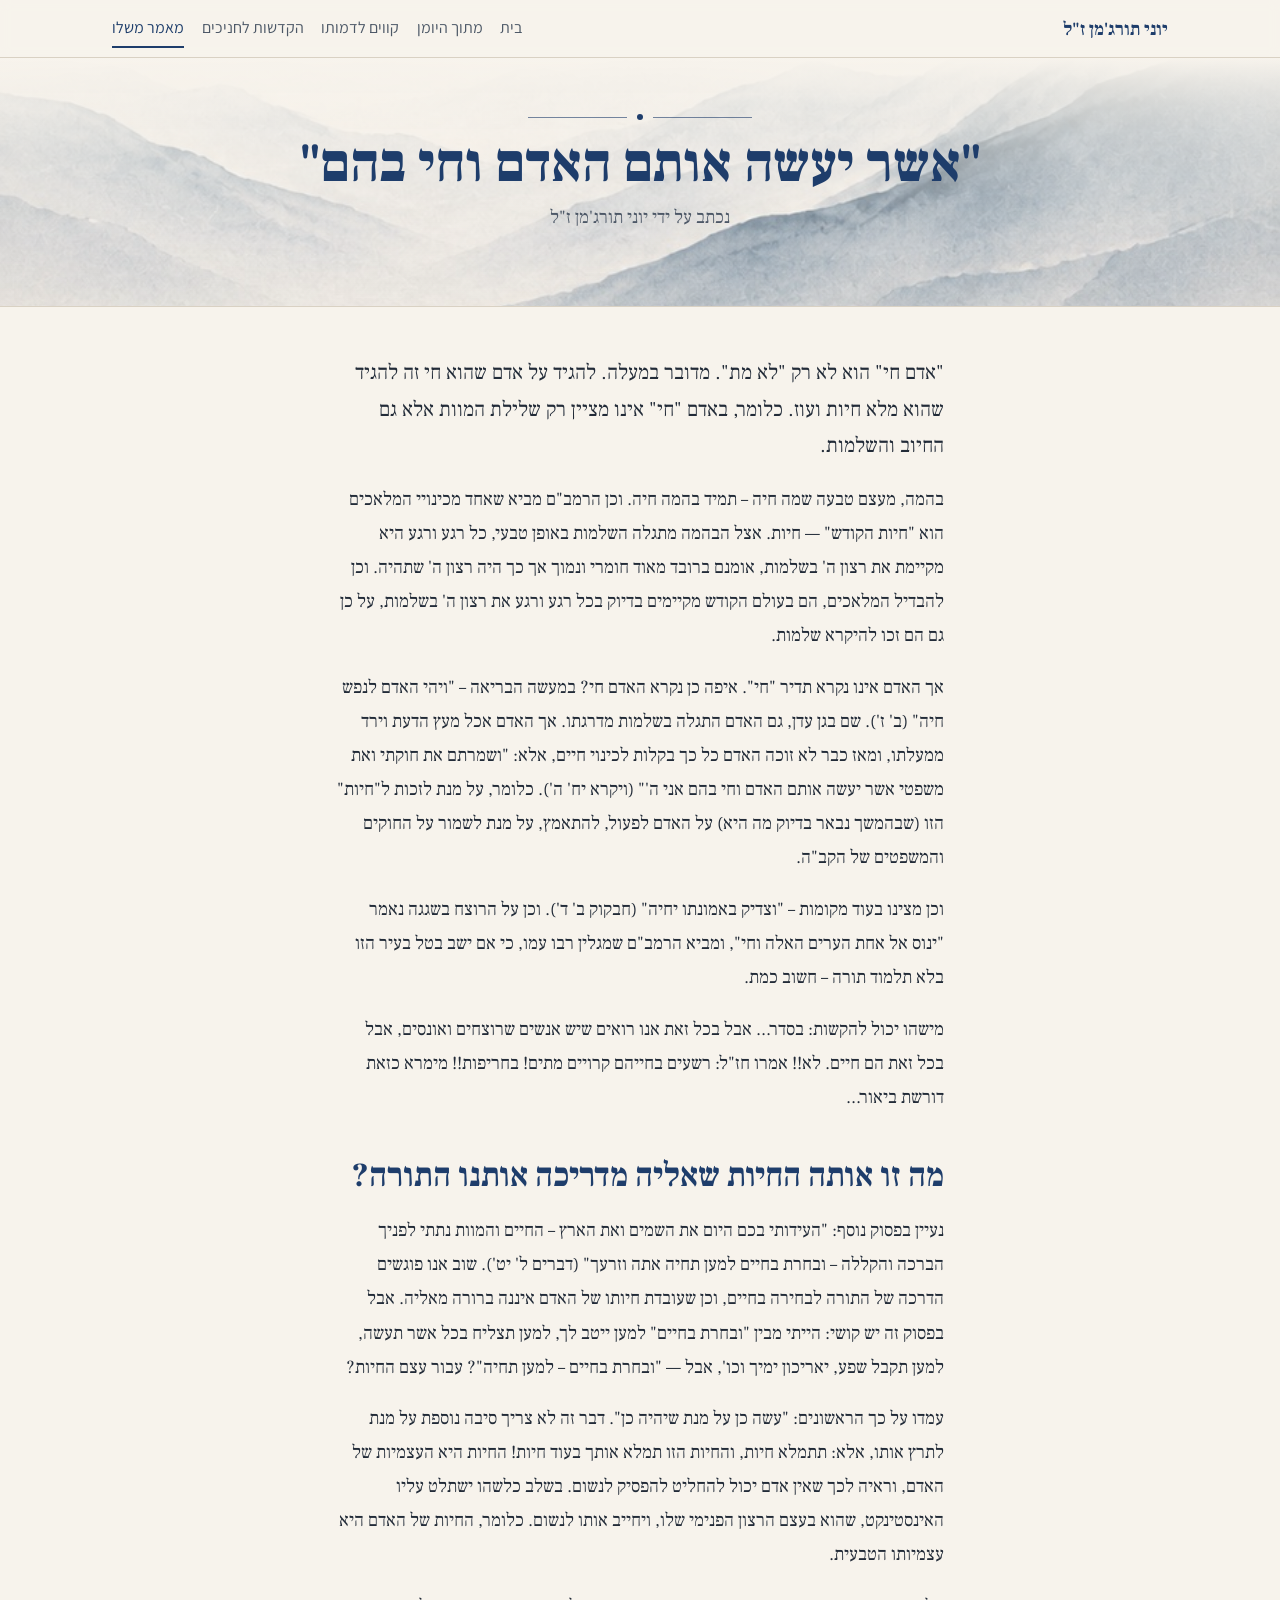
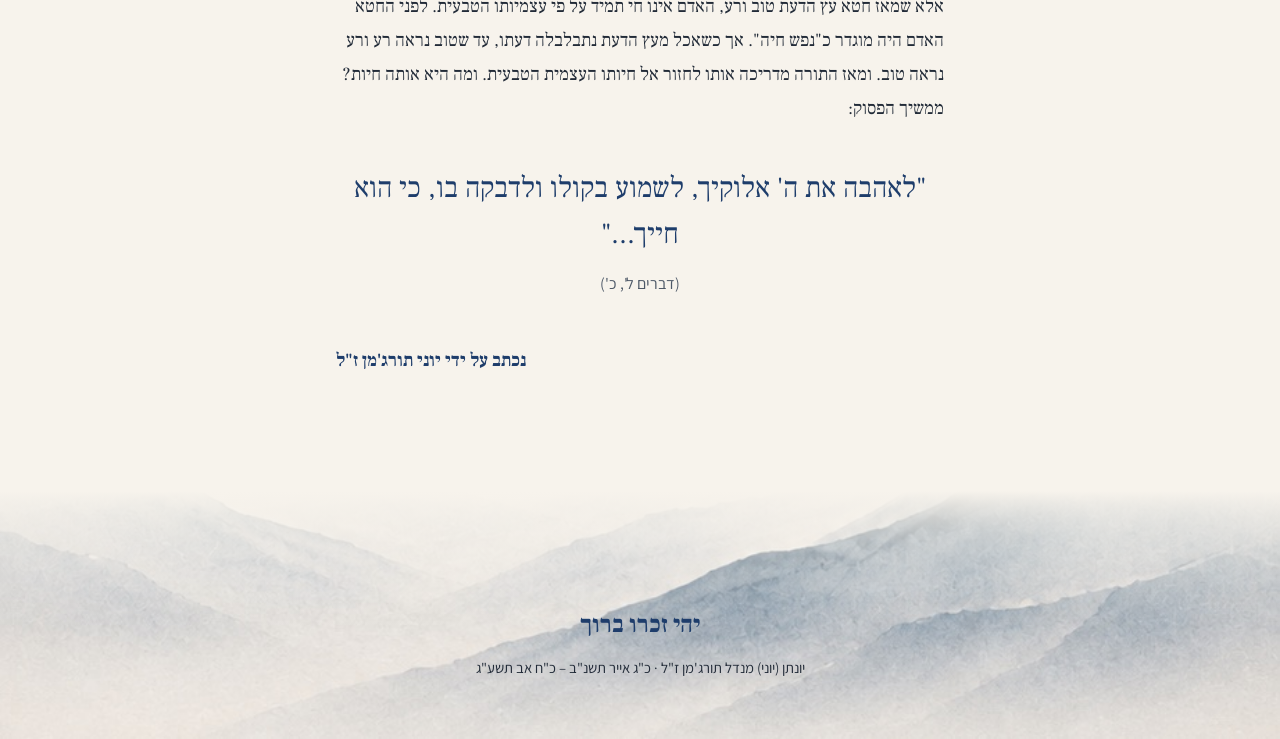
<file: essay.html>
<!doctype html>
<html lang="he" dir="rtl">
<head>
  <meta charset="utf-8">
  <meta name="viewport" content="width=device-width, initial-scale=1">
  <meta name="robots" content="noindex, nofollow">
  <title>מאמר משלו · יוני תורג'מן ז"ל</title>
  <meta name="description" content="&quot;אשר יעשה אותם האדם וחי בהם&quot; — מאמר מאת יוני תורג'מן ז&quot;ל.">
  <link rel="preconnect" href="https://fonts.googleapis.com">
  <link rel="preconnect" href="https://fonts.gstatic.com" crossorigin>
  <link href="https://fonts.googleapis.com/css2?family=Assistant:wght@400;600&family=Frank+Ruhl+Libre:wght@400;500;700;900&display=swap" rel="stylesheet">
  <link rel="stylesheet" href="css/style.css">
</head>
<body>

<header class="site-header">
  <div class="inner">
    <a class="brand" href="index.html">יוני תורג'מן ז"ל</a>
    <nav class="site-nav" aria-label="ניווט ראשי">
      <a href="index.html">בית</a>
      <a href="diary.html">מתוך היומן</a>
      <a href="memories.html">קווים לדמותו</a>
      <a href="dedications.html">הקדשות לחניכים</a>
      <a href="essay.html" aria-current="page">מאמר משלו</a>
    </nav>
  </div>
</header>

<main>

  <div class="page-banner">
    <div class="ornament" aria-hidden="true"><span></span></div>
    <h1>"אשר יעשה אותם האדם וחי בהם"</h1>
    <p>נכתב על ידי יוני תורג'מן ז"ל</p>
  </div>

  <article class="section">
    <p class="lead">
      "אדם חי" הוא לא רק "לא מת". מדובר במעלה. להגיד על אדם שהוא חי זה להגיד שהוא מלא חיות ועוז. כלומר,
      באדם "חי" אינו מציין רק שלילת המוות אלא גם החיוב והשלמות.
    </p>
    <p>
      בהמה, מעצם טבעה שמה חיה – תמיד בהמה חיה. וכן הרמב"ם מביא שאחד מכינויי המלאכים הוא "חיות הקודש" —
      חיות. אצל הבהמה מתגלה השלמות באופן טבעי, כל רגע ורגע היא מקיימת את רצון ה' בשלמות, אומנם ברובד מאוד
      חומרי ונמוך אך כך היה רצון ה' שתהיה. וכן להבדיל המלאכים, הם בעולם הקודש מקיימים בדיוק בכל רגע ורגע
      את רצון ה' בשלמות, על כן גם הם זכו להיקרא שלמות.
    </p>
    <p>
      אך האדם אינו נקרא תדיר "חי". איפה כן נקרא האדם חי? במעשה הבריאה – "ויהי האדם לנפש חיה" (ב' ז'). שם
      בגן עדן, גם האדם התגלה בשלמות מדרגתו. אך האדם אכל מעץ הדעת וירד ממעלתו, ומאז כבר לא זוכה האדם כל כך
      בקלות לכינוי חיים, אלא: "ושמרתם את חוקתי ואת משפטי אשר יעשה אותם האדם וחי בהם אני ה'" (ויקרא יח' ה').
      כלומר, על מנת לזכות ל"חיות" הזו (שבהמשך נבאר בדיוק מה היא) על האדם לפעול, להתאמץ, על מנת לשמור על
      החוקים והמשפטים של הקב"ה.
    </p>
    <p>
      וכן מצינו בעוד מקומות – "וצדיק באמונתו יחיה" (חבקוק ב' ד'). וכן על הרוצח בשגגה נאמר "ינוס אל אחת
      הערים האלה וחי", ומביא הרמב"ם שמגלין רבו עמו, כי אם ישב בטל בעיר הזו בלא תלמוד תורה – חשוב כמת.
    </p>
    <p>
      מישהו יכול להקשות: בסדר... אבל בכל זאת אנו רואים שיש אנשים שרוצחים ואונסים, אבל בכל זאת הם חיים.
      לא!! אמרו חז"ל: רשעים בחייהם קרויים מתים! בחריפות!! מימרא כזאת דורשת ביאור...
    </p>

    <h2>מה זו אותה החיות שאליה מדריכה אותנו התורה?</h2>
    <p>
      נעיין בפסוק נוסף: "העידותי בכם היום את השמים ואת הארץ – החיים והמוות נתתי לפניך הברכה והקללה –
      ובחרת בחיים למען תחיה אתה וזרעך" (דברים ל' יט'). שוב אנו פוגשים הדרכה של התורה לבחירה בחיים, וכן
      שעובדת חיותו של האדם איננה ברורה מאליה. אבל בפסוק זה יש קושי: הייתי מבין "ובחרת בחיים" למען ייטב לך,
      למען תצליח בכל אשר תעשה, למען תקבל שפע, יאריכון ימיך וכו', אבל — "ובחרת בחיים – למען תחיה"? עבור עצם
      החיות?
    </p>
    <p>
      עמדו על כך הראשונים: "עשה כן על מנת שיהיה כן". דבר זה לא צריך סיבה נוספת על מנת לתרץ אותו, אלא:
      תתמלא חיות, והחיות הזו תמלא אותך בעוד חיות! החיות היא העצמיות של האדם, וראיה לכך שאין אדם יכול
      להחליט להפסיק לנשום. בשלב כלשהו ישתלט עליו האינסטינקט, שהוא בעצם הרצון הפנימי שלו, ויחייב אותו
      לנשום. כלומר, החיות של האדם היא עצמיותו הטבעית.
    </p>
    <p>
      אלא שמאז חטא עץ הדעת טוב ורע, האדם אינו חי תמיד על פי עצמיותו הטבעית. לפני החטא האדם היה מוגדר
      כ"נפש חיה". אך כשאכל מעץ הדעת נתבלבלה דעתו, עד שטוב נראה רע ורע נראה טוב. ומאז התורה מדריכה אותו
      לחזור אל חיותו העצמית הטבעית. ומה היא אותה חיות? ממשיך הפסוק:
    </p>
    <p class="pull">
      "לאהבה את ה' אלוקיך, לשמוע בקולו ולדבקה בו, כי הוא חייך..."
      <br><span style="font-size:1rem;color:var(--ink-soft);font-family:var(--sans)">(דברים ל', כ')</span>
    </p>
    <p class="sig">נכתב על ידי יוני תורג'מן ז"ל</p>
  </article>

</main>

<footer class="site-footer">
  <p class="zl">יהי זכרו ברוך</p>
  <p class="small">יונתן (יוני) מנדל תורג'מן ז"ל · כ"ג אייר תשנ"ב – כ"ח אב תשע"ג</p>
</footer>

</body>
</html>
</file>
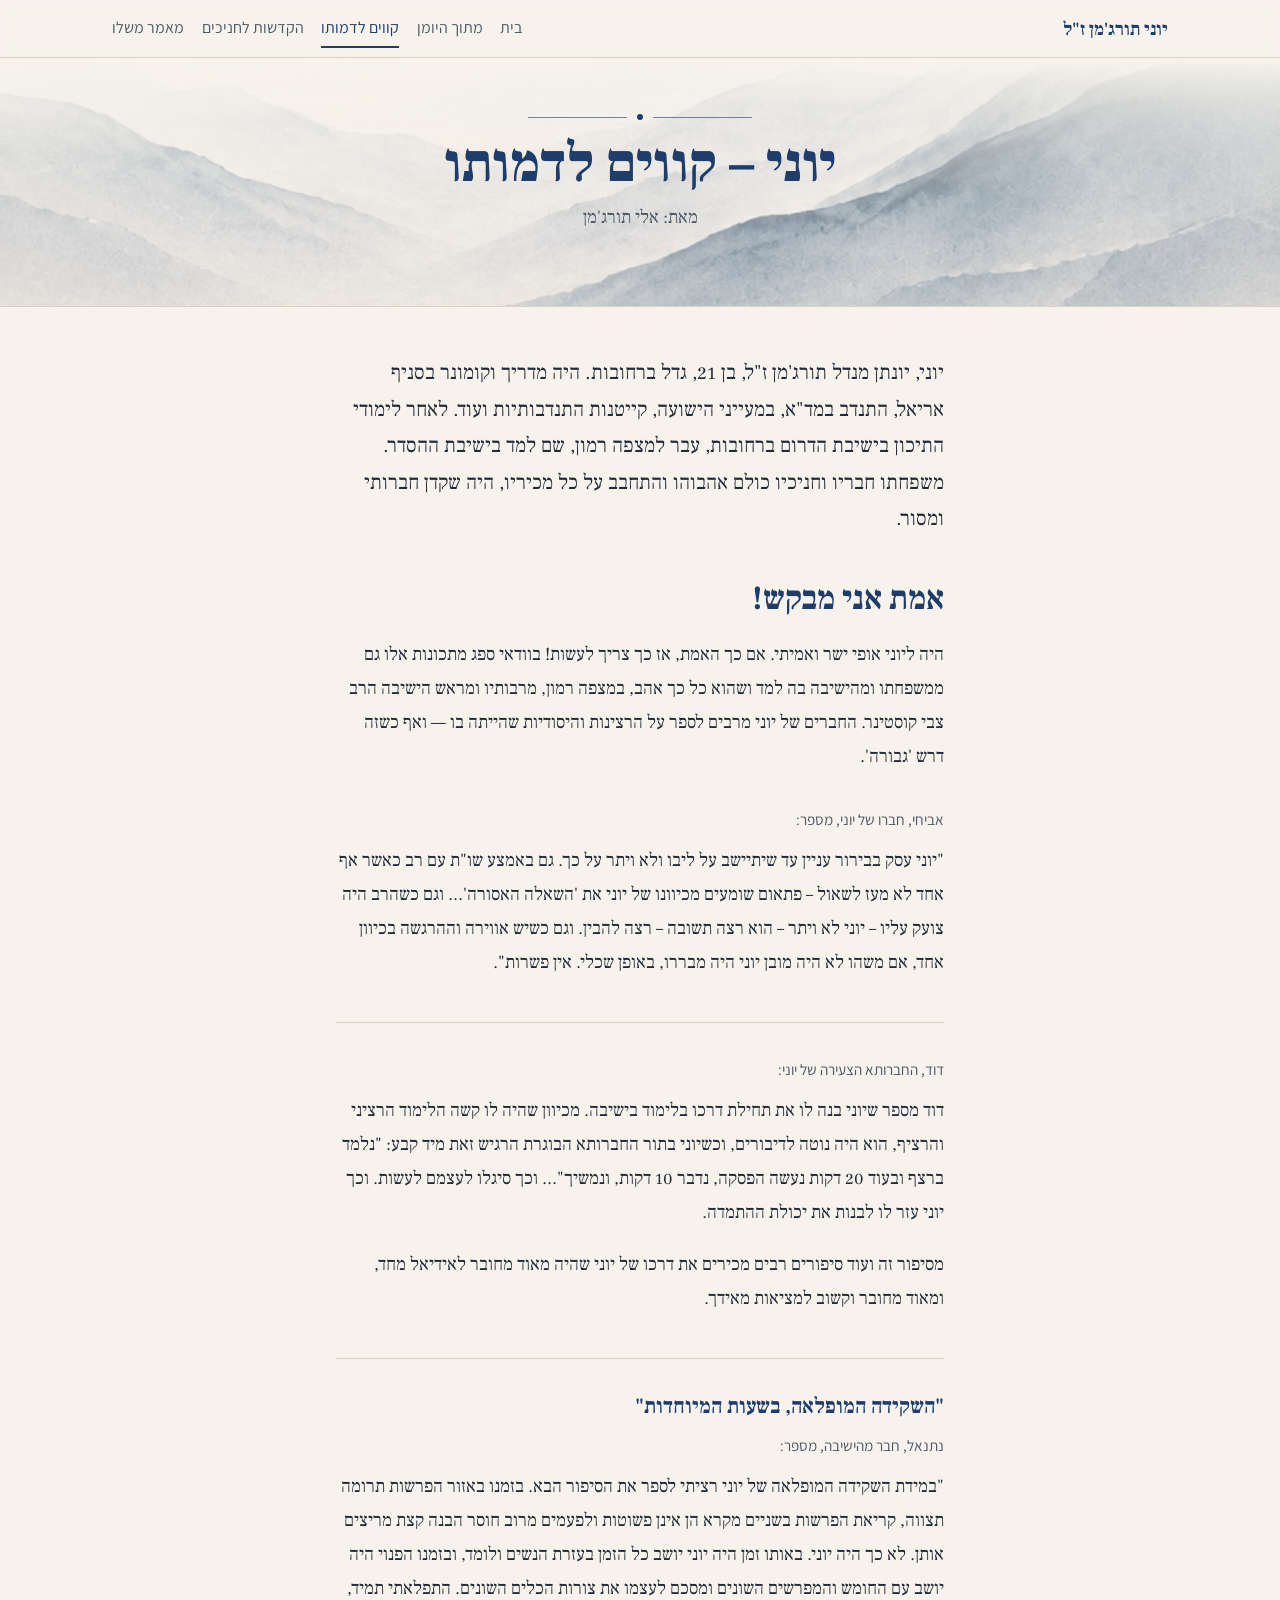
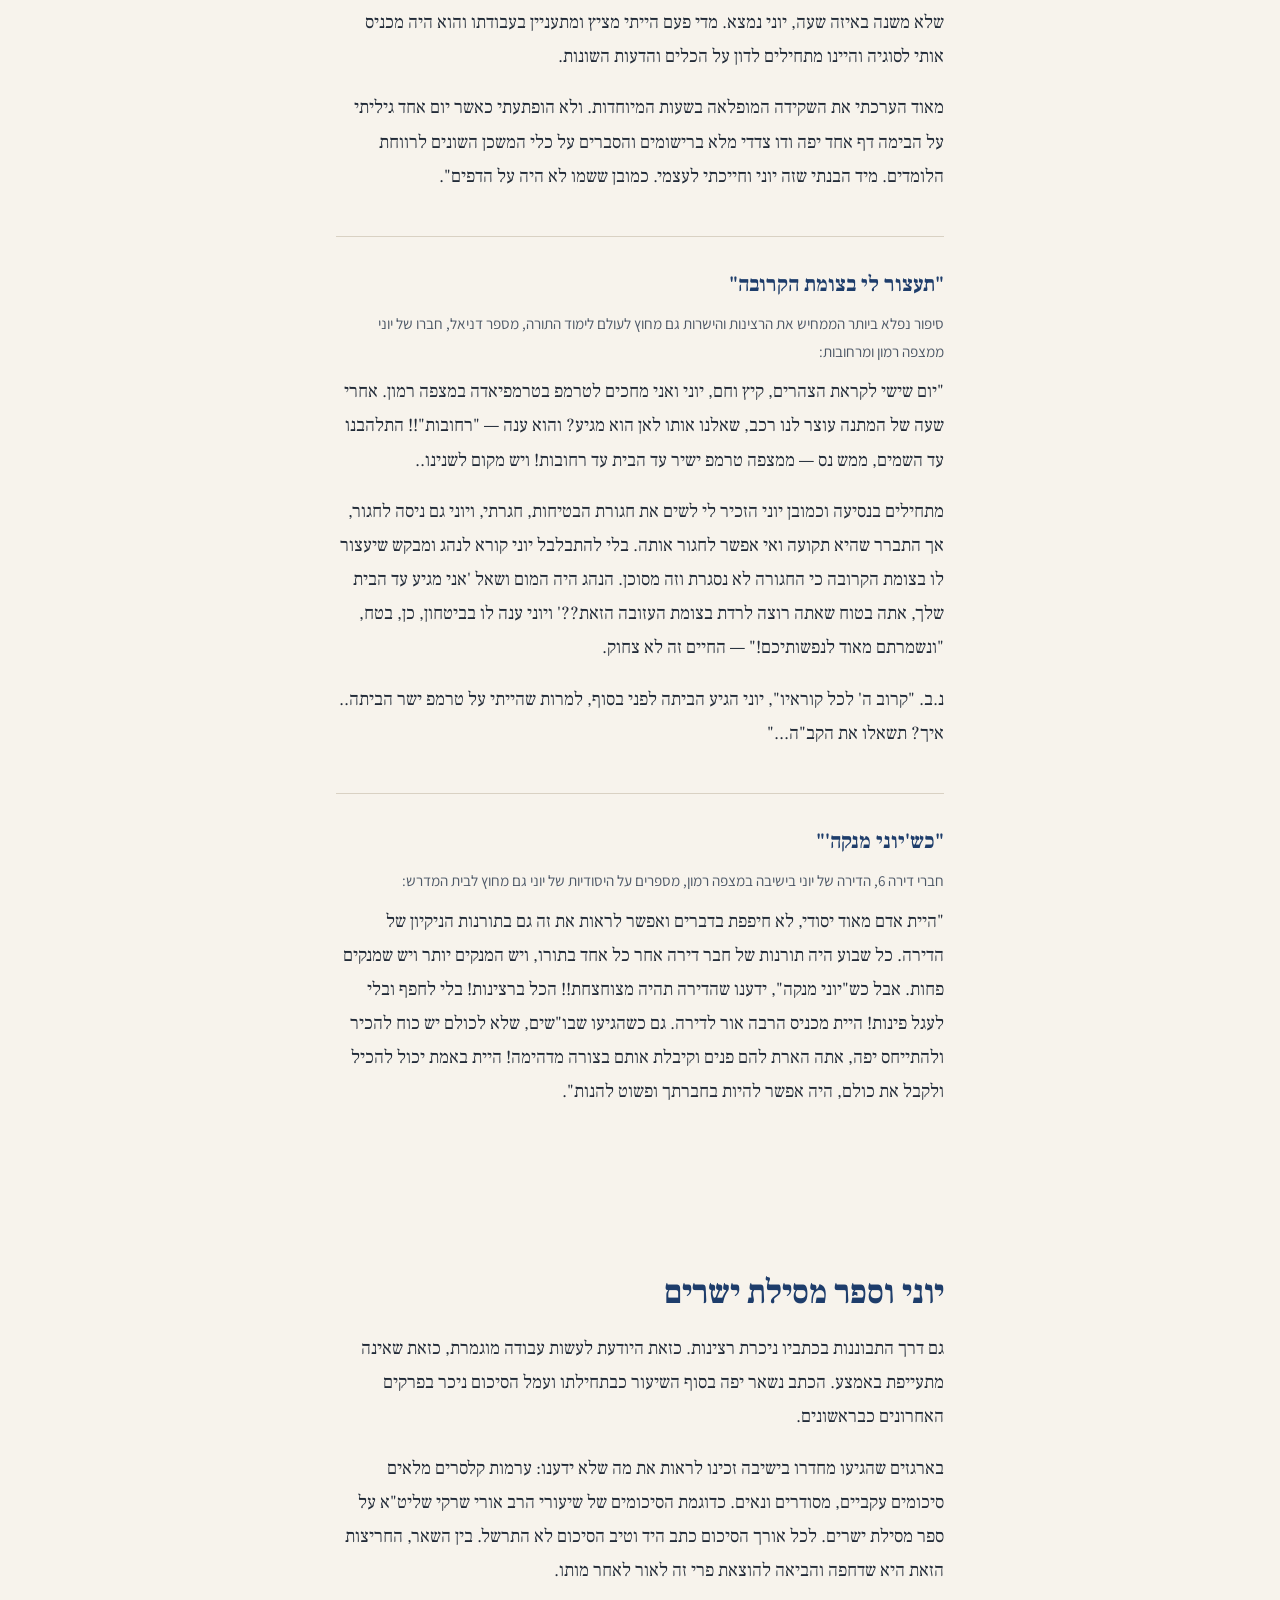
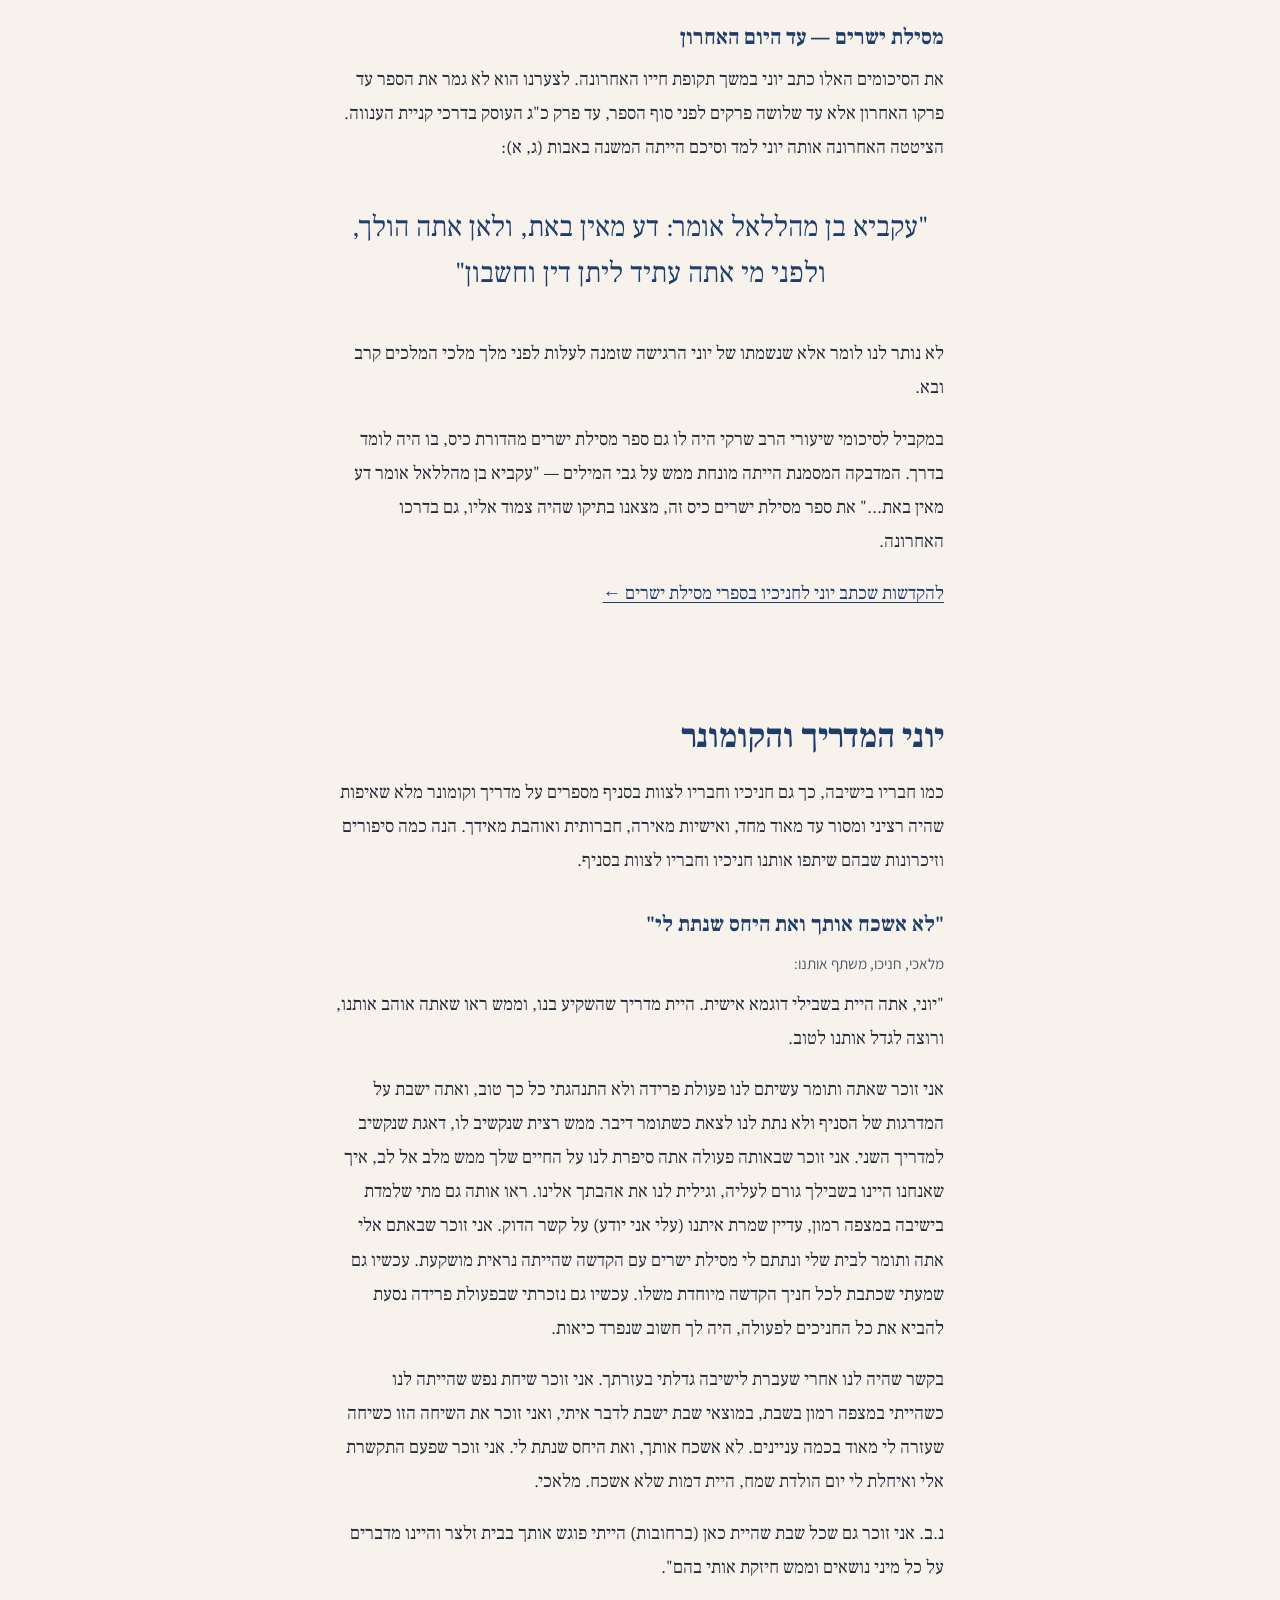
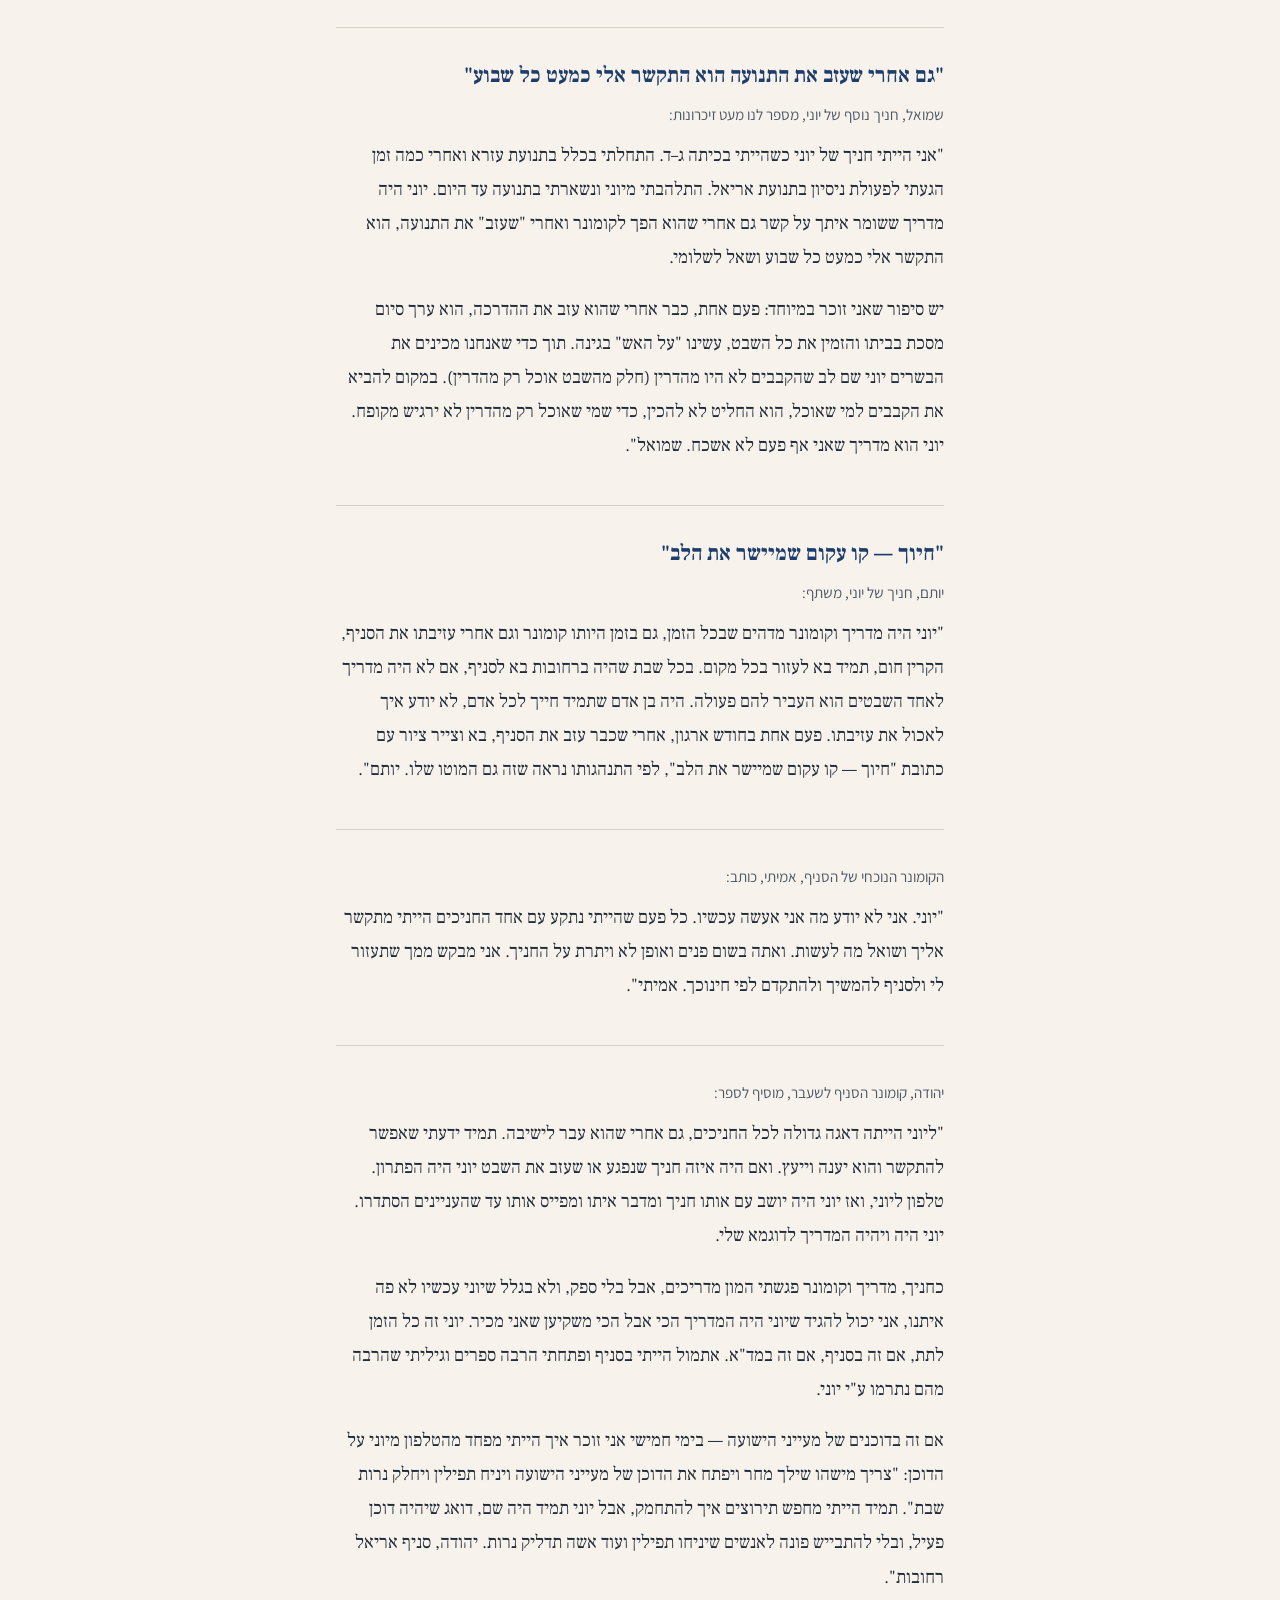
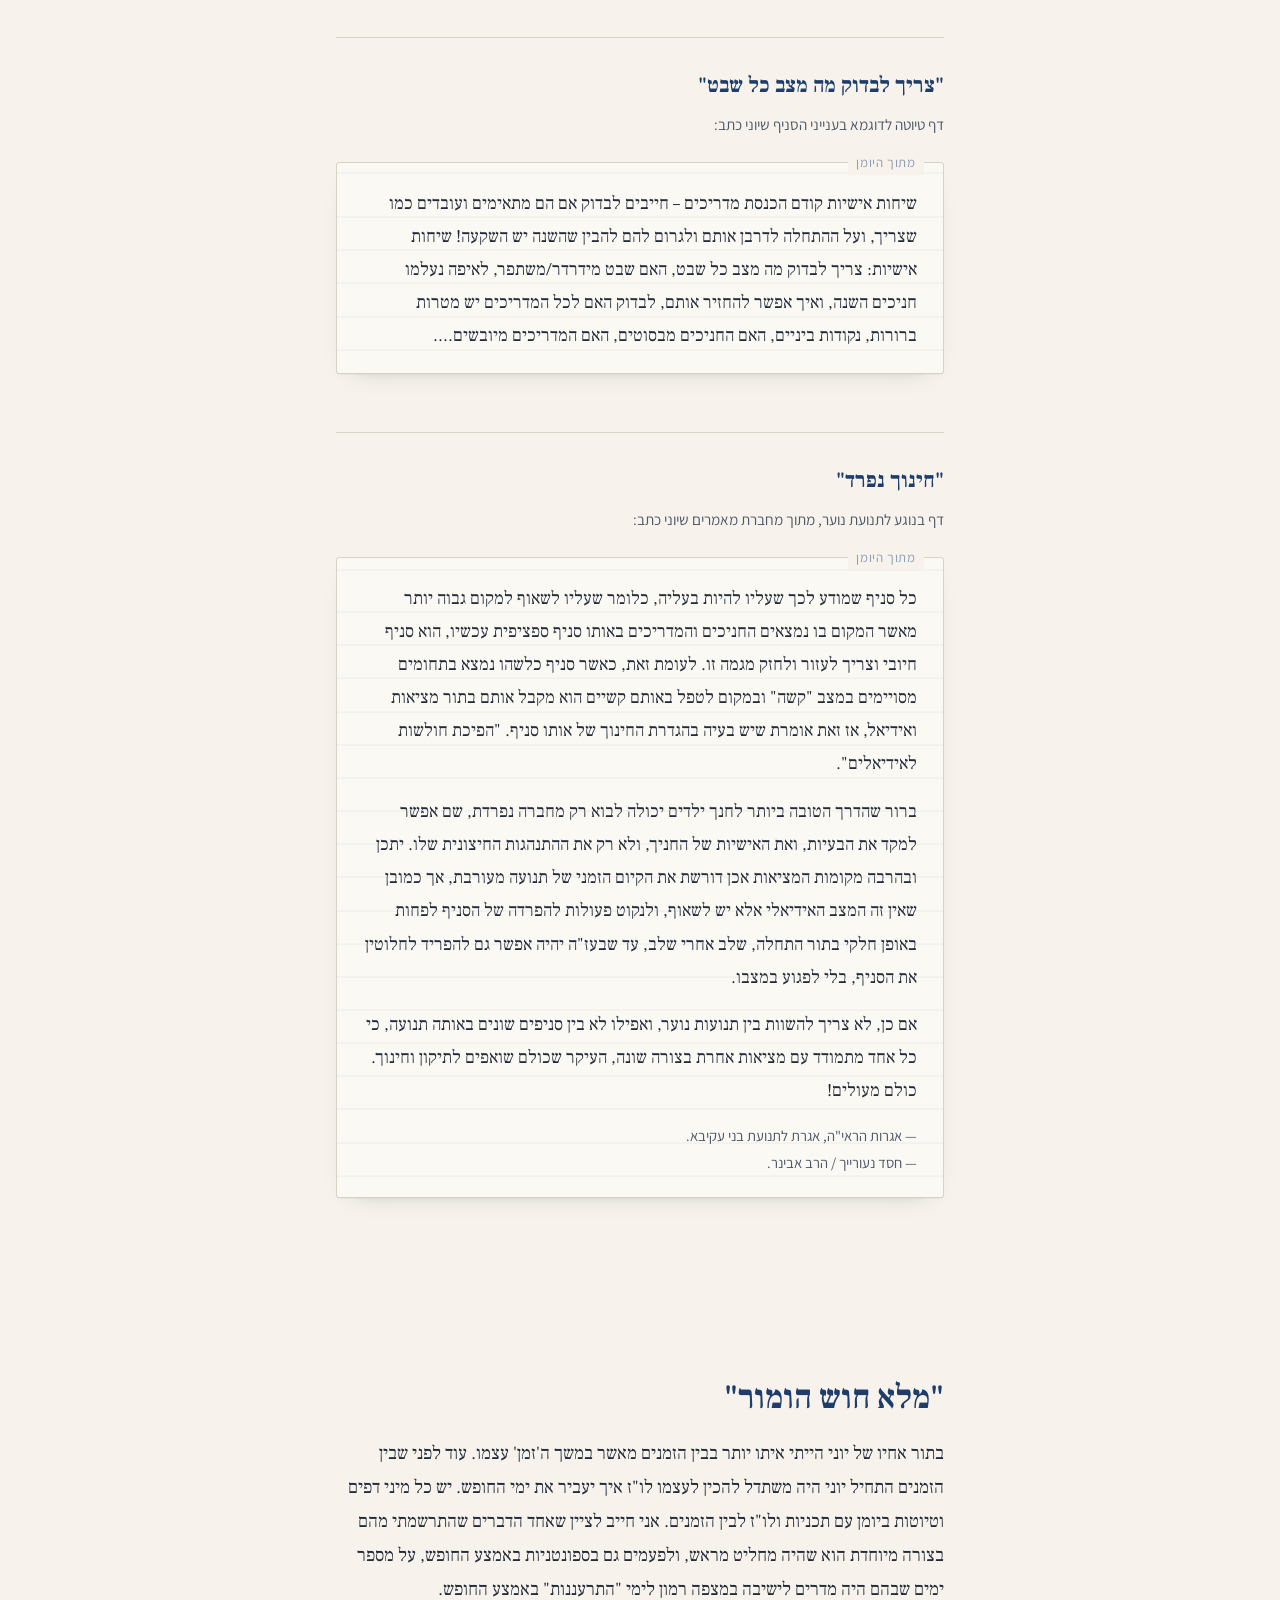
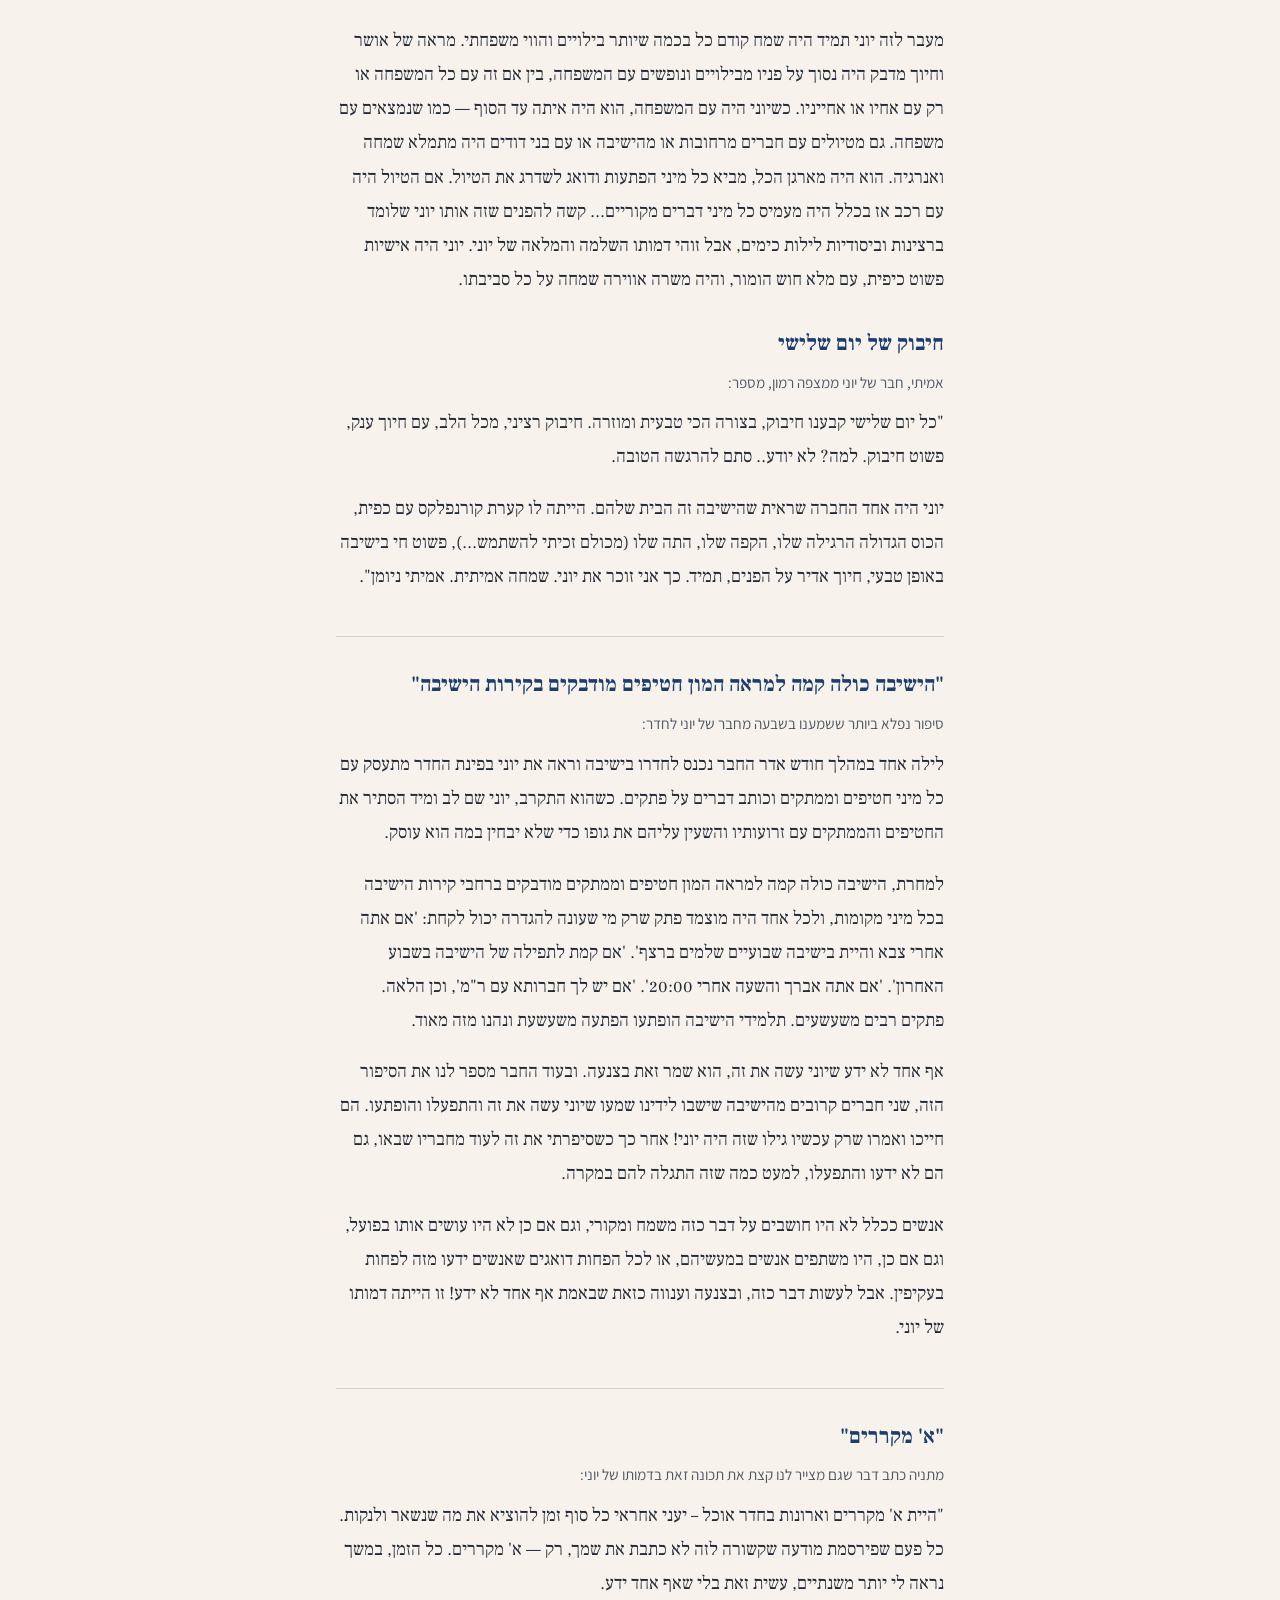
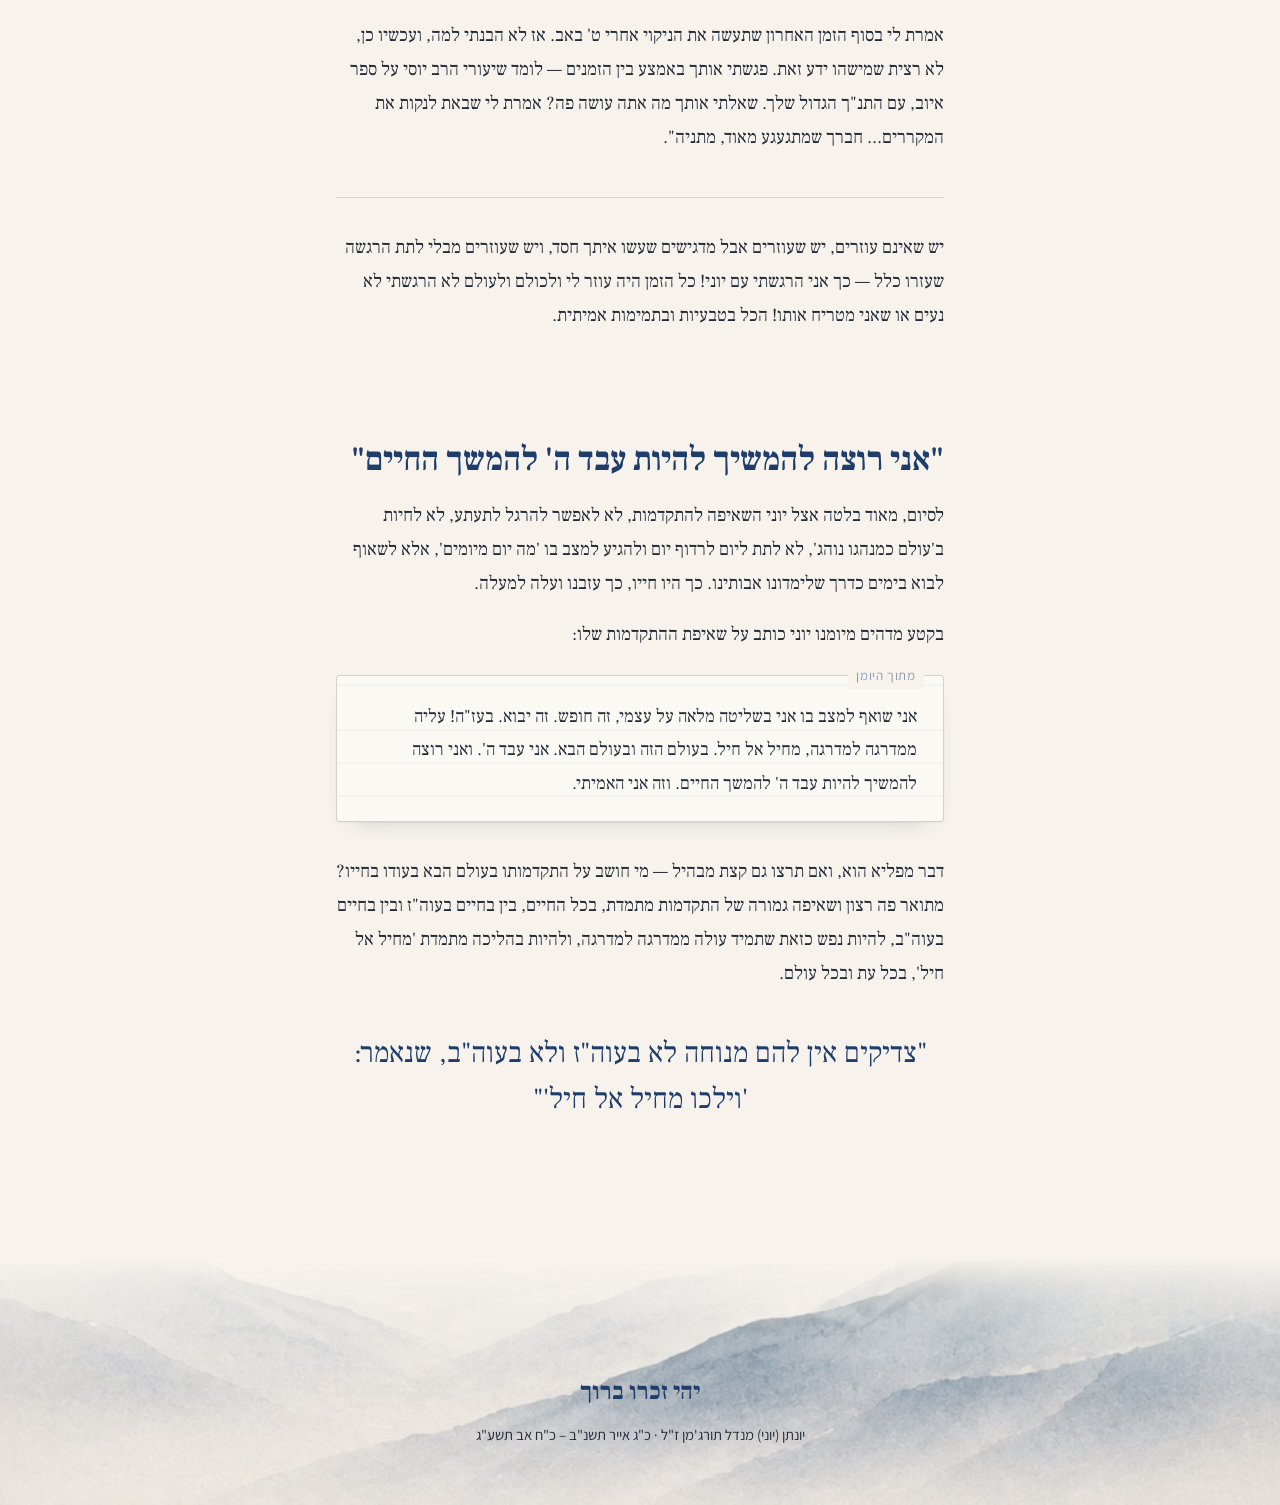
<file: memories.html>
<!doctype html>
<html lang="he" dir="rtl">
<head>
  <meta charset="utf-8">
  <meta name="viewport" content="width=device-width, initial-scale=1">
  <meta name="robots" content="noindex, nofollow">
  <title>קווים לדמותו · יוני תורג'מן ז"ל</title>
  <meta name="description" content="סיפורים וזיכרונות על יוני תורג'מן ז&quot;ל מחבריו, חניכיו ומשפחתו.">
  <link rel="preconnect" href="https://fonts.googleapis.com">
  <link rel="preconnect" href="https://fonts.gstatic.com" crossorigin>
  <link href="https://fonts.googleapis.com/css2?family=Assistant:wght@400;600&family=Frank+Ruhl+Libre:wght@400;500;700;900&display=swap" rel="stylesheet">
  <link rel="stylesheet" href="css/style.css">
</head>
<body>

<header class="site-header">
  <div class="inner">
    <a class="brand" href="index.html">יוני תורג'מן ז"ל</a>
    <nav class="site-nav" aria-label="ניווט ראשי">
      <a href="index.html">בית</a>
      <a href="diary.html">מתוך היומן</a>
      <a href="memories.html" aria-current="page">קווים לדמותו</a>
      <a href="dedications.html">הקדשות לחניכים</a>
      <a href="essay.html">מאמר משלו</a>
    </nav>
  </div>
</header>

<main>

  <div class="page-banner">
    <div class="ornament" aria-hidden="true"><span></span></div>
    <h1>יוני – קווים לדמותו</h1>
    <p>מאת: אלי תורג'מן</p>
  </div>

  <section class="section">
    <p class="lead">
      יוני, יונתן מנדל תורג'מן ז"ל, בן 21, גדל ברחובות. היה מדריך וקומונר בסניף אריאל, התנדב במד"א,
      במעייני הישועה, קייטנות התנדבותיות ועוד. לאחר לימודי התיכון בישיבת הדרום ברחובות, עבר למצפה רמון,
      שם למד בישיבת ההסדר. משפחתו חבריו וחניכיו כולם אהבוהו והתחבב על כל מכיריו, היה שקדן חברותי ומסור.
    </p>

    <h2>אמת אני מבקש!</h2>
    <p>
      היה ליוני אופי ישר ואמיתי. אם כך האמת, אז כך צריך לעשות! בוודאי ספג מתכונות אלו גם ממשפחתו
      ומהישיבה בה למד ושהוא כל כך אהב, במצפה רמון, מרבותיו ומראש הישיבה הרב צבי קוסטינר.
      החברים של יוני מרבים לספר על הרצינות והיסודיות שהייתה בו — ואף כשזה דרש 'גבורה'.
    </p>

    <div class="story">
      <p class="by">אביחי, חברו של יוני, מספר:</p>
      <blockquote>
        <p>
          "יוני עסק בבירור עניין עד שיתיישב על ליבו ולא ויתר על כך. גם באמצע שו"ת עם רב כאשר אף אחד לא
          מעז לשאול – פתאום שומעים מכיוונו של יוני את 'השאלה האסורה'... וגם כשהרב היה צועק עליו – יוני
          לא ויתר – הוא רצה תשובה – רצה להבין. וגם כשיש אווירה וההרגשה בכיוון אחד, אם משהו לא היה מובן
          יוני היה מבררו, באופן שכלי. אין פשרות".
        </p>
      </blockquote>
    </div>

    <div class="story">
      <p class="by">דוד, החברותא הצעירה של יוני:</p>
      <p>
        דוד מספר שיוני בנה לו את תחילת דרכו בלימוד בישיבה. מכיוון שהיה לו קשה הלימוד הרציני והרציף,
        הוא היה נוטה לדיבורים, וכשיוני בתור החברותא הבוגרת הרגיש זאת מיד קבע: "נלמד ברצף ובעוד 20 דקות
        נעשה הפסקה, נדבר 10 דקות, ונמשיך"... וכך סיגלו לעצמם לעשות. וכך יוני עזר לו לבנות את יכולת ההתמדה.
      </p>
      <p>
        מסיפור זה ועוד סיפורים רבים מכירים את דרכו של יוני שהיה מאוד מחובר לאידיאל מחד, ומאוד מחובר
        וקשוב למציאות מאידך.
      </p>
    </div>

    <div class="story">
      <h3>"השקידה המופלאה, בשעות המיוחדות"</h3>
      <p class="by">נתנאל, חבר מהישיבה, מספר:</p>
      <blockquote>
        <p>
          "במידת השקידה המופלאה של יוני רציתי לספר את הסיפור הבא. בזמנו באזור הפרשות תרומה תצווה, קריאת
          הפרשות בשניים מקרא הן אינן פשוטות ולפעמים מרוב חוסר הבנה קצת מריצים אותן. לא כך היה יוני. באותו
          זמן היה יוני יושב כל הזמן בעזרת הנשים ולומד, ובזמנו הפנוי היה יושב עם החומש והמפרשים השונים
          ומסכם לעצמו את צורות הכלים השונים. התפלאתי תמיד, שלא משנה באיזה שעה, יוני נמצא. מדי פעם הייתי
          מציץ ומתעניין בעבודתו והוא היה מכניס אותי לסוגיה והיינו מתחילים לדון על הכלים והדעות השונות.
        </p>
        <p>
          מאוד הערכתי את השקידה המופלאה בשעות המיוחדות. ולא הופתעתי כאשר יום אחד גיליתי על הבימה דף אחד
          יפה ודו צדדי מלא ברישומים והסברים על כלי המשכן השונים לרווחת הלומדים. מיד הבנתי שזה יוני
          וחייכתי לעצמי. כמובן ששמו לא היה על הדפים".
        </p>
      </blockquote>
    </div>

    <div class="story">
      <h3>"תעצור לי בצומת הקרובה"</h3>
      <p class="by">
        סיפור נפלא ביותר הממחיש את הרצינות והישרות גם מחוץ לעולם לימוד התורה, מספר דניאל, חברו של יוני
        ממצפה רמון ומרחובות:
      </p>
      <blockquote>
        <p>
          "יום שישי לקראת הצהרים, קיץ וחם, יוני ואני מחכים לטרמפ בטרמפיאדה במצפה רמון. אחרי שעה של המתנה
          עוצר לנו רכב, שאלנו אותו לאן הוא מגיע? והוא ענה — "רחובות"!! התלהבנו עד השמים, ממש נס — ממצפה
          טרמפ ישיר עד הבית עד רחובות! ויש מקום לשנינו..
        </p>
        <p>
          מתחילים בנסיעה וכמובן יוני הזכיר לי לשים את חגורת הבטיחות, חגרתי, ויוני גם ניסה לחגור, אך התברר
          שהיא תקועה ואי אפשר לחגור אותה. בלי להתבלבל יוני קורא לנהג ומבקש שיעצור לו בצומת הקרובה כי
          החגורה לא נסגרת וזה מסוכן. הנהג היה המום ושאל 'אני מגיע עד הבית שלך, אתה בטוח שאתה רוצה לרדת
          בצומת העזובה הזאת??' ויוני ענה לו בביטחון, כן, בטח, "ונשמרתם מאוד לנפשותיכם!" — החיים זה לא צחוק.
        </p>
        <p>
          נ.ב. "קרוב ה' לכל קוראיו", יוני הגיע הביתה לפני בסוף, למרות שהייתי על טרמפ ישר הביתה.. איך?
          תשאלו את הקב"ה..."
        </p>
      </blockquote>
    </div>

    <div class="story">
      <h3>"כש'יוני מנקה'"</h3>
      <p class="by">חברי דירה 6, הדירה של יוני בישיבה במצפה רמון, מספרים על היסודיות של יוני גם מחוץ לבית המדרש:</p>
      <blockquote>
        <p>
          "היית אדם מאוד יסודי, לא חיפפת בדברים ואפשר לראות את זה גם בתורנות הניקיון של הדירה. כל שבוע
          היה תורנות של חבר דירה אחר כל אחד בתורו, ויש המנקים יותר ויש שמנקים פחות. אבל כש"יוני מנקה",
          ידענו שהדירה תהיה מצוחצחת!! הכל ברצינות! בלי לחפף ובלי לעגל פינות! היית מכניס הרבה אור לדירה.
          גם כשהגיעו שבו"שים, שלא לכולם יש כוח להכיר ולהתייחס יפה, אתה הארת להם פנים וקיבלת אותם בצורה
          מדהימה! היית באמת יכול להכיל ולקבל את כולם, היה אפשר להיות בחברתך ופשוט להנות".
        </p>
      </blockquote>
    </div>
  </section>

  <section class="section">
    <h2>יוני וספר מסילת ישרים</h2>
    <p>
      גם דרך התבוננות בכתביו ניכרת רצינות. כזאת היודעת לעשות עבודה מוגמרת, כזאת שאינה מתעייפת באמצע.
      הכתב נשאר יפה בסוף השיעור כבתחילתו ועמל הסיכום ניכר בפרקים האחרונים כבראשונים.
    </p>
    <p>
      בארגזים שהגיעו מחדרו בישיבה זכינו לראות את מה שלא ידענו: ערמות קלסרים מלאים סיכומים עקביים,
      מסודרים ונאים. כדוגמת הסיכומים של שיעורי הרב אורי שרקי שליט"א על ספר מסילת ישרים. לכל אורך הסיכום
      כתב היד וטיב הסיכום לא התרשל. בין השאר, החריצות הזאת היא שדחפה והביאה להוצאת פרי זה לאור לאחר מותו.
    </p>

    <h3>מסילת ישרים — עד היום האחרון</h3>
    <p>
      את הסיכומים האלו כתב יוני במשך תקופת חייו האחרונה. לצערנו הוא לא גמר את הספר עד פרקו האחרון אלא עד
      שלושה פרקים לפני סוף הספר, עד פרק כ"ג העוסק בדרכי קניית הענווה. הציטטה האחרונה אותה יוני למד וסיכם
      הייתה המשנה באבות (ג, א):
    </p>
    <p class="pull">
      "עקביא בן מהללאל אומר: דע מאין באת, ולאן אתה הולך, ולפני מי אתה עתיד ליתן דין וחשבון"
    </p>
    <p>
      לא נותר לנו לומר אלא שנשמתו של יוני הרגישה שזמנה לעלות לפני מלך מלכי המלכים קרב ובא.
    </p>
    <p>
      במקביל לסיכומי שיעורי הרב שרקי היה לו גם ספר מסילת ישרים מהדורת כיס, בו היה לומד בדרך. המדבקה
      המסמנת הייתה מונחת ממש על גבי המילים — "עקביא בן מהללאל אומר דע מאין באת..." את ספר מסילת ישרים
      כיס זה, מצאנו בתיקו שהיה צמוד אליו, גם בדרכו האחרונה.
    </p>
    <p><a href="dedications.html">להקדשות שכתב יוני לחניכיו בספרי מסילת ישרים ←</a></p>
  </section>

  <section class="section">
    <h2>יוני המדריך והקומונר</h2>
    <p>
      כמו חבריו בישיבה, כך גם חניכיו וחבריו לצוות בסניף מספרים על מדריך וקומונר מלא שאיפות שהיה רציני
      ומסור עד מאוד מחד, ואישיות מאירה, חברותית ואוהבת מאידך. הנה כמה סיפורים וזיכרונות שבהם שיתפו אותנו
      חניכיו וחבריו לצוות בסניף.
    </p>

    <div class="story">
      <h3>"לא אשכח אותך ואת היחס שנתת לי"</h3>
      <p class="by">מלאכי, חניכו, משתף אותנו:</p>
      <blockquote>
        <p>
          "יוני, אתה היית בשבילי דוגמא אישית. היית מדריך שהשקיע בנו, וממש ראו שאתה אוהב אותנו, ורוצה לגדל
          אותנו לטוב.
        </p>
        <p>
          אני זוכר שאתה ותומר עשיתם לנו פעולת פרידה ולא התנהגתי כל כך טוב, ואתה ישבת על המדרגות של הסניף
          ולא נתת לנו לצאת כשתומר דיבר. ממש רצית שנקשיב לו, דאגת שנקשיב למדריך השני. אני זוכר שבאותה פעולה
          אתה סיפרת לנו על החיים שלך ממש מלב אל לב, איך שאנחנו היינו בשבילך גורם לעליה, וגילית לנו את
          אהבתך אלינו. ראו אותה גם מתי שלמדת בישיבה במצפה רמון, עדיין שמרת איתנו (עלי אני יודע) על קשר
          הדוק. אני זוכר שבאתם אלי אתה ותומר לבית שלי ונתתם לי מסילת ישרים עם הקדשה שהייתה נראית מושקעת.
          עכשיו גם שמעתי שכתבת לכל חניך הקדשה מיוחדת משלו. עכשיו גם נזכרתי שבפעולת פרידה נסעת להביא את כל
          החניכים לפעולה, היה לך חשוב שנפרד כיאות.
        </p>
        <p>
          בקשר שהיה לנו אחרי שעברת לישיבה גדלתי בעזרתך. אני זוכר שיחת נפש שהייתה לנו כשהייתי במצפה רמון
          בשבת, במוצאי שבת ישבת לדבר איתי, ואני זוכר את השיחה הזו כשיחה שעזרה לי מאוד בכמה עניינים. לא
          אשכח אותך, ואת היחס שנתת לי. אני זוכר שפעם התקשרת אלי ואיחלת לי יום הולדת שמח, היית דמות שלא
          אשכח. מלאכי.
        </p>
        <p>
          נ.ב. אני זוכר גם שכל שבת שהיית כאן (ברחובות) הייתי פוגש אותך בבית זלצר והיינו מדברים על כל מיני
          נושאים וממש חיזקת אותי בהם".
        </p>
      </blockquote>
    </div>

    <div class="story">
      <h3>"גם אחרי שעזב את התנועה הוא התקשר אלי כמעט כל שבוע"</h3>
      <p class="by">שמואל, חניך נוסף של יוני, מספר לנו מעט זיכרונות:</p>
      <blockquote>
        <p>
          "אני הייתי חניך של יוני כשהייתי בכיתה ג–ד. התחלתי בכלל בתנועת עזרא ואחרי כמה זמן הגעתי לפעולת
          ניסיון בתנועת אריאל. התלהבתי מיוני ונשארתי בתנועה עד היום. יוני היה מדריך ששומר איתך על קשר גם
          אחרי שהוא הפך לקומונר ואחרי "שעזב" את התנועה, הוא התקשר אלי כמעט כל שבוע ושאל לשלומי.
        </p>
        <p>
          יש סיפור שאני זוכר במיוחד: פעם אחת, כבר אחרי שהוא עזב את ההדרכה, הוא ערך סיום מסכת בביתו והזמין
          את כל השבט, עשינו "על האש" בגינה. תוך כדי שאנחנו מכינים את הבשרים יוני שם לב שהקבבים לא היו
          מהדרין (חלק מהשבט אוכל רק מהדרין). במקום להביא את הקבבים למי שאוכל, הוא החליט לא להכין, כדי שמי
          שאוכל רק מהדרין לא ירגיש מקופח. יוני הוא מדריך שאני אף פעם לא אשכח. שמואל".
        </p>
      </blockquote>
    </div>

    <div class="story">
      <h3>"חיוך — קו עקום שמיישר את הלב"</h3>
      <p class="by">יותם, חניך של יוני, משתף:</p>
      <blockquote>
        <p>
          "יוני היה מדריך וקומונר מדהים שבכל הזמן, גם בזמן היותו קומונר וגם אחרי עזיבתו את הסניף, הקרין
          חום, תמיד בא לעזור בכל מקום. בכל שבת שהיה ברחובות בא לסניף, אם לא היה מדריך לאחד השבטים הוא
          העביר להם פעולה. היה בן אדם שתמיד חייך לכל אדם, לא יודע איך לאכול את עזיבתו. פעם אחת בחודש ארגון,
          אחרי שכבר עזב את הסניף, בא וצייר ציור עם כתובת "חיוך — קו עקום שמיישר את הלב", לפי התנהגותו נראה
          שזה גם המוטו שלו. יותם".
        </p>
      </blockquote>
    </div>

    <div class="story">
      <p class="by">הקומונר הנוכחי של הסניף, אמיתי, כותב:</p>
      <blockquote>
        <p>
          "יוני. אני לא יודע מה אני אעשה עכשיו. כל פעם שהייתי נתקע עם אחד החניכים הייתי מתקשר אליך ושואל
          מה לעשות. ואתה בשום פנים ואופן לא ויתרת על החניך. אני מבקש ממך שתעזור לי ולסניף להמשיך ולהתקדם
          לפי חינוכך. אמיתי".
        </p>
      </blockquote>
    </div>

    <div class="story">
      <p class="by">יהודה, קומונר הסניף לשעבר, מוסיף לספר:</p>
      <blockquote>
        <p>
          "ליוני הייתה דאגה גדולה לכל החניכים, גם אחרי שהוא עבר לישיבה. תמיד ידעתי שאפשר להתקשר והוא יענה
          וייעץ. ואם היה איזה חניך שנפגע או שעזב את השבט יוני היה הפתרון. טלפון ליוני, ואז יוני היה יושב
          עם אותו חניך ומדבר איתו ומפייס אותו עד שהעניינים הסתדרו. יוני היה ויהיה המדריך לדוגמא שלי.
        </p>
        <p>
          כחניך, מדריך וקומונר פגשתי המון מדריכים, אבל בלי ספק, ולא בגלל שיוני עכשיו לא פה איתנו, אני יכול
          להגיד שיוני היה המדריך הכי אבל הכי משקיען שאני מכיר. יוני זה כל הזמן לתת, אם זה בסניף, אם זה
          במד"א. אתמול הייתי בסניף ופתחתי הרבה ספרים וגיליתי שהרבה מהם נתרמו ע"י יוני.
        </p>
        <p>
          אם זה בדוכנים של מעייני הישועה — בימי חמישי אני זוכר איך הייתי מפחד מהטלפון מיוני על הדוכן:
          "צריך מישהו שילך מחר ויפתח את הדוכן של מעייני הישועה ויניח תפילין ויחלק נרות שבת". תמיד הייתי
          מחפש תירוצים איך להתחמק, אבל יוני תמיד היה שם, דואג שיהיה דוכן פעיל, ובלי להתבייש פונה לאנשים
          שיניחו תפילין ועוד אשה תדליק נרות. יהודה, סניף אריאל רחובות".
        </p>
      </blockquote>
    </div>

    <div class="story">
      <h3>"צריך לבדוק מה מצב כל שבט"</h3>
      <p class="by">דף טיוטה לדוגמא בענייני הסניף שיוני כתב:</p>
      <div class="diary">
        <p>
          שיחות אישיות קודם הכנסת מדריכים – חייבים לבדוק אם הם מתאימים ועובדים כמו שצריך, ועל ההתחלה לדרבן
          אותם ולגרום להם להבין שהשנה יש השקעה! שיחות אישיות: צריך לבדוק מה מצב כל שבט, האם שבט
          מידרדר/משתפר, לאיפה נעלמו חניכים השנה, ואיך אפשר להחזיר אותם, לבדוק האם לכל המדריכים יש מטרות
          ברורות, נקודות ביניים, האם החניכים מבסוטים, האם המדריכים מיובשים....
        </p>
      </div>
    </div>

    <div class="story">
      <h3>"חינוך נפרד"</h3>
      <p class="by">דף בנוגע לתנועת נוער, מתוך מחברת מאמרים שיוני כתב:</p>
      <div class="diary">
        <p>
          כל סניף שמודע לכך שעליו להיות בעליה, כלומר שעליו לשאוף למקום גבוה יותר מאשר המקום בו נמצאים
          החניכים והמדריכים באותו סניף ספציפית עכשיו, הוא סניף חיובי וצריך לעזור ולחזק מגמה זו. לעומת זאת,
          כאשר סניף כלשהו נמצא בתחומים מסויימים במצב "קשה" ובמקום לטפל באותם קשיים הוא מקבל אותם בתור
          מציאות ואידיאל, אז זאת אומרת שיש בעיה בהגדרת החינוך של אותו סניף. "הפיכת חולשות לאידיאלים".
        </p>
        <p>
          ברור שהדרך הטובה ביותר לחנך ילדים יכולה לבוא רק מחברה נפרדת, שם אפשר למקד את הבעיות, ואת
          האישיות של החניך, ולא רק את ההתנהגות החיצונית שלו. יתכן ובהרבה מקומות המציאות אכן דורשת את
          הקיום הזמני של תנועה מעורבת, אך כמובן שאין זה המצב האידיאלי אלא יש לשאוף, ולנקוט פעולות להפרדה
          של הסניף לפחות באופן חלקי בתור התחלה, שלב אחרי שלב, עד שבעז"ה יהיה אפשר גם להפריד לחלוטין את
          הסניף, בלי לפגוע במצבו.
        </p>
        <p>
          אם כן, לא צריך להשוות בין תנועות נוער, ואפילו לא בין סניפים שונים באותה תנועה, כי כל אחד מתמודד
          עם מציאות אחרת בצורה שונה, העיקר שכולם שואפים לתיקון וחינוך. כולם מעולים!
        </p>
        <p class="date">— אגרות הראי"ה, אגרת לתנועת בני עקיבא.<br>— חסד נעורייך / הרב אבינר.</p>
      </div>
    </div>
  </section>

  <section class="section">
    <h2>"מלא חוש הומור"</h2>
    <p>
      בתור אחיו של יוני הייתי איתו יותר בבין הזמנים מאשר במשך ה'זמן' עצמו. עוד לפני שבין הזמנים התחיל
      יוני היה משתדל להכין לעצמו לו"ז איך יעביר את ימי החופש. יש כל מיני דפים וטיוטות ביומן עם תכניות ולו"ז
      לבין הזמנים. אני חייב לציין שאחד הדברים שהתרשמתי מהם בצורה מיוחדת הוא שהיה מחליט מראש, ולפעמים גם
      בספונטניות באמצע החופש, על מספר ימים שבהם היה מדרים לישיבה במצפה רמון לימי "התרעננות" באמצע החופש.
    </p>
    <p>
      מעבר לזה יוני תמיד היה שמח קודם כל בכמה שיותר בילויים והווי משפחתי. מראה של אושר וחיוך מדבק היה
      נסוך על פניו מבילויים ונופשים עם המשפחה, בין אם זה עם כל המשפחה או רק עם אחיו או אחייניו. כשיוני היה
      עם המשפחה, הוא היה איתה עד הסוף — כמו שנמצאים עם משפחה. גם מטיולים עם חברים מרחובות או מהישיבה או
      עם בני דודים היה מתמלא שמחה ואנרגיה. הוא היה מארגן הכל, מביא כל מיני הפתעות ודואג לשדרג את הטיול. אם
      הטיול היה עם רכב אז בכלל היה מעמיס כל מיני דברים מקוריים... קשה להפנים שזה אותו יוני שלומד ברצינות
      וביסודיות לילות כימים, אבל זוהי דמותו השלמה והמלאה של יוני. יוני היה אישיות פשוט כיפית, עם מלא חוש
      הומור, והיה משרה אווירה שמחה על כל סביבתו.
    </p>

    <div class="story">
      <h3>חיבוק של יום שלישי</h3>
      <p class="by">אמיתי, חבר של יוני ממצפה רמון, מספר:</p>
      <blockquote>
        <p>
          "כל יום שלישי קבענו חיבוק, בצורה הכי טבעית ומוזרה. חיבוק רציני, מכל הלב, עם חיוך ענק, פשוט
          חיבוק. למה? לא יודע.. סתם להרגשה הטובה.
        </p>
        <p>
          יוני היה אחד החברה שראית שהישיבה זה הבית שלהם. הייתה לו קערת קורנפלקס עם כפית, הכוס הגדולה
          הרגילה שלו, הקפה שלו, התה שלו (מכולם זכיתי להשתמש...), פשוט חי בישיבה באופן טבעי, חיוך אדיר על
          הפנים, תמיד. כך אני זוכר את יוני. שמחה אמיתית. אמיתי ניומן".
        </p>
      </blockquote>
    </div>

    <div class="story">
      <h3>"הישיבה כולה קמה למראה המון חטיפים מודבקים בקירות הישיבה"</h3>
      <p class="by">סיפור נפלא ביותר ששמענו בשבעה מחבר של יוני לחדר:</p>
      <p>
        לילה אחד במהלך חודש אדר החבר נכנס לחדרו בישיבה וראה את יוני בפינת החדר מתעסק עם כל מיני חטיפים
        וממתקים וכותב דברים על פתקים. כשהוא התקרב, יוני שם לב ומיד הסתיר את החטיפים והממתקים עם זרועותיו
        והשעין עליהם את גופו כדי שלא יבחין במה הוא עוסק.
      </p>
      <p>
        למחרת, הישיבה כולה קמה למראה המון חטיפים וממתקים מודבקים ברחבי קירות הישיבה בכל מיני מקומות, ולכל
        אחד היה מוצמד פתק שרק מי שעונה להגדרה יכול לקחת: 'אם אתה אחרי צבא והיית בישיבה שבועיים שלמים ברצף'.
        'אם קמת לתפילה של הישיבה בשבוע האחרון'. 'אם אתה אברך והשעה אחרי 20:00'. 'אם יש לך חברותא עם ר"מ',
        וכן הלאה. פתקים רבים משעשעים. תלמידי הישיבה הופתעו הפתעה משעשעת ונהנו מזה מאוד.
      </p>
      <p>
        אף אחד לא ידע שיוני עשה את זה, הוא שמר זאת בצנעה. ובעוד החבר מספר לנו את הסיפור הזה, שני חברים
        קרובים מהישיבה שישבו לידינו שמעו שיוני עשה את זה והתפעלו והופתעו. הם חייכו ואמרו שרק עכשיו גילו שזה
        היה יוני! אחר כך כשסיפרתי את זה לעוד מחבריו שבאו, גם הם לא ידעו והתפעלו, למעט כמה שזה התגלה להם במקרה.
      </p>
      <p>
        אנשים ככלל לא היו חושבים על דבר כזה משמח ומקורי, וגם אם כן לא היו עושים אותו בפועל, וגם אם כן, היו
        משתפים אנשים במעשיהם, או לכל הפחות דואגים שאנשים ידעו מזה לפחות בעקיפין. אבל לעשות דבר כזה, ובצנעה
        וענווה כזאת שבאמת אף אחד לא ידע! זו הייתה דמותו של יוני.
      </p>
    </div>

    <div class="story">
      <h3>"א' מקררים"</h3>
      <p class="by">מתניה כתב דבר שגם מצייר לנו קצת את תכונה זאת בדמותו של יוני:</p>
      <blockquote>
        <p>
          "היית א' מקררים וארונות בחדר אוכל – יעני אחראי כל סוף זמן להוציא את מה שנשאר ולנקות. כל פעם
          שפירסמת מודעה שקשורה לזה לא כתבת את שמך, רק — א' מקררים. כל הזמן, במשך נראה לי יותר משנתיים,
          עשית זאת בלי שאף אחד ידע.
        </p>
        <p>
          אמרת לי בסוף הזמן האחרון שתעשה את הניקוי אחרי ט' באב. אז לא הבנתי למה, ועכשיו כן, לא רצית שמישהו
          ידע זאת. פגשתי אותך באמצע בין הזמנים — לומד שיעורי הרב יוסי על ספר איוב, עם התנ"ך הגדול שלך. שאלתי
          אותך מה אתה עושה פה? אמרת לי שבאת לנקות את המקררים... חברך שמתגעגע מאוד, מתניה".
        </p>
      </blockquote>
    </div>

    <p>
      יש שאינם עוזרים, יש שעוזרים אבל מדגישים שעשו איתך חסד, ויש שעוזרים מבלי לתת הרגשה שעזרו כלל — כך אני
      הרגשתי עם יוני! כל הזמן היה עוזר לי ולכולם ולעולם לא הרגשתי לא נעים או שאני מטריח אותו! הכל בטבעיות
      ובתמימות אמיתית.
    </p>
  </section>

  <section class="section">
    <h2>"אני רוצה להמשיך להיות עבד ה' להמשך החיים"</h2>
    <p>
      לסיום, מאוד בלטה אצל יוני השאיפה להתקדמות, לא לאפשר להרגל לתעתע, לא לחיות ב'עולם כמנהגו נוהג', לא
      לתת ליום לרדוף יום ולהגיע למצב בו 'מה יום מיומים', אלא לשאוף לבוא בימים כדרך שלימדונו אבותינו. כך היו
      חייו, כך עזבנו ועלה למעלה.
    </p>
    <p>בקטע מדהים מיומנו יוני כותב על שאיפת ההתקדמות שלו:</p>
    <div class="diary">
      <p>
        אני שואף למצב בו אני בשליטה מלאה על עצמי, זה חופש. זה יבוא. בעז"ה! עליה ממדרגה למדרגה, מחיל אל חיל.
        בעולם הזה ובעולם הבא. אני עבד ה'. ואני רוצה להמשיך להיות עבד ה' להמשך החיים. וזה אני האמיתי.
      </p>
    </div>
    <p>
      דבר מפליא הוא, ואם תרצו גם קצת מבהיל — מי חושב על התקדמותו בעולם הבא בעודו בחייו? מתואר פה רצון
      ושאיפה גמורה של התקדמות מתמדת, בכל החיים, בין בחיים בעוה"ז ובין בחיים בעוה"ב, להיות נפש כזאת שתמיד
      עולה ממדרגה למדרגה, ולהיות בהליכה מתמדת 'מחיל אל חיל', בכל עת ובכל עולם.
    </p>
    <p class="pull">
      "צדיקים אין להם מנוחה לא בעוה"ז ולא בעוה"ב, שנאמר: 'וילכו מחיל אל חיל'"
    </p>
  </section>

</main>

<footer class="site-footer">
  <p class="zl">יהי זכרו ברוך</p>
  <p class="small">יונתן (יוני) מנדל תורג'מן ז"ל · כ"ג אייר תשנ"ב – כ"ח אב תשע"ג</p>
</footer>

</body>
</html>
</file>
<file: css/style.css>
:root {
  --paper: #f7f3ec;
  --paper-deep: #efe8dc;
  --card: #fbf9f4;
  --ink: #222b38;
  --ink-soft: #4d5867;
  --navy: #1e3d6b;
  --mist: #8a9cb2;
  --line: #d9d1c3;
  --serif: "Frank Ruhl Libre", "David Libre", "Times New Roman", serif;
  --sans: "Assistant", "Heebo", Arial, sans-serif;
  --measure: 40rem;
}

* { box-sizing: border-box; }

html { scroll-behavior: smooth; }

body {
  margin: 0;
  background: var(--paper);
  color: var(--ink);
  font-family: var(--serif);
  font-size: 1.15rem;
  line-height: 1.85;
  -webkit-font-smoothing: antialiased;
}

img { max-width: 100%; display: block; }

a { color: var(--navy); text-underline-offset: 3px; }

/* ---------- Header / nav ---------- */

.site-header {
  position: sticky;
  top: 0;
  z-index: 10;
  background: rgba(247, 243, 236, 0.92);
  backdrop-filter: blur(6px);
  border-bottom: 1px solid var(--line);
}

.site-header .inner {
  max-width: 68rem;
  margin: 0 auto;
  padding: 0.6rem 1rem;
  display: flex;
  align-items: center;
  justify-content: space-between;
  gap: 1rem;
  flex-wrap: wrap;
}

.brand {
  font-family: var(--serif);
  font-weight: 700;
  font-size: 1.15rem;
  color: var(--navy);
  text-decoration: none;
  white-space: nowrap;
}

.site-nav {
  display: flex;
  flex-wrap: wrap;
  gap: 0.25rem 1.1rem;
  font-family: var(--sans);
  font-size: 1rem;
}

.site-nav a {
  color: var(--ink-soft);
  text-decoration: none;
  padding: 0.2rem 0;
  border-bottom: 2px solid transparent;
}

.site-nav a:hover { color: var(--navy); }
.site-nav a[aria-current="page"] { color: var(--navy); border-bottom-color: var(--navy); }

/* ---------- Hero ---------- */

.hero {
  position: relative;
  overflow: hidden;
  background: var(--paper);
}

.hero .inner {
  max-width: 68rem;
  margin: 0 auto;
  padding: 3rem 1rem 0;
  display: grid;
  grid-template-columns: 1.1fr 1fr;
  align-items: end;
  gap: 2rem;
}

.hero-text { padding-bottom: 4rem; position: relative; z-index: 2; }

.ornament {
  display: flex;
  align-items: center;
  gap: 0.6rem;
  color: var(--navy);
  width: 14rem;
  margin: 0 auto;
}
.ornament::before, .ornament::after {
  content: "";
  flex: 1;
  height: 1px;
  background: var(--navy);
  opacity: 0.6;
}
.ornament span { width: 6px; height: 6px; border-radius: 50%; background: var(--navy); }

.hero h1 {
  font-size: clamp(3rem, 8vw, 5.5rem);
  line-height: 1.05;
  margin: 1rem 0 0.2rem;
  color: var(--navy);
  text-align: center;
  font-weight: 900;
}

.hero .subtitle {
  text-align: center;
  font-size: clamp(1.4rem, 3.4vw, 2.2rem);
  color: var(--navy);
  margin: 0 0 1.2rem;
}

.hero .name {
  text-align: center;
  font-size: 1.35rem;
  font-weight: 700;
  margin: 1.5rem 0 0.2rem;
}

.hero .dates {
  text-align: center;
  font-family: var(--sans);
  color: var(--ink-soft);
  letter-spacing: 0.02em;
  margin: 0;
}

.hero-portrait {
  position: relative;
  z-index: 1;
  max-height: 640px;
  justify-self: center;
  -webkit-mask-image: radial-gradient(ellipse 50% 50% at 50% 45%, #000 62%, transparent 100%);
  mask-image: radial-gradient(ellipse 50% 50% at 50% 45%, #000 62%, transparent 100%);
}

.hero-mountains {
  position: absolute;
  inset: auto 0 0 0;
  height: 45%;
  background: url("../images/mountains.jpg") center bottom / cover no-repeat;
  opacity: 0.55;
  z-index: 0;
  -webkit-mask-image: linear-gradient(to bottom, transparent, #000 50%);
  mask-image: linear-gradient(to bottom, transparent, #000 50%);
}

/* Inner-page banner */
.page-banner {
  position: relative;
  text-align: center;
  padding: 3.5rem 1rem 4.5rem;
  background:
    linear-gradient(to bottom, var(--paper) 0%, rgba(247,243,236,0.4) 60%, rgba(247,243,236,0.2) 100%),
    url("../images/mountains.jpg") center 70% / cover no-repeat;
  border-bottom: 1px solid var(--line);
}
.page-banner h1 {
  margin: 0.8rem 0 0.3rem;
  font-size: clamp(2.2rem, 6vw, 3.4rem);
  color: var(--navy);
  font-weight: 900;
  line-height: 1.15;
}
.page-banner p {
  margin: 0 auto;
  max-width: 36rem;
  color: var(--ink-soft);
  font-size: 1.15rem;
}

/* ---------- Content ---------- */

main { display: block; }

.section {
  max-width: var(--measure);
  margin: 0 auto;
  padding: 3rem 1rem;
}

.section + .section { padding-top: 0; }

.wide { max-width: 68rem; }

h2 {
  font-size: clamp(1.6rem, 4vw, 2.1rem);
  color: var(--navy);
  line-height: 1.3;
  margin: 2.5rem 0 1rem;
  font-weight: 700;
}

h3 {
  font-size: 1.35rem;
  color: var(--navy);
  line-height: 1.4;
  margin: 2.2rem 0 0.6rem;
}

.eyebrow {
  font-family: var(--sans);
  font-size: 0.9rem;
  letter-spacing: 0.06em;
  color: var(--mist);
  display: block;
  margin-bottom: -0.6rem;
}

p { margin: 0 0 1.1rem; }

.lead { font-size: 1.3rem; line-height: 1.75; }

.center { text-align: center; }

.sig {
  text-align: left;
  font-weight: 700;
  color: var(--navy);
}

.divider {
  margin: 3rem auto;
  width: 10rem;
}

/* Opening quote on home */
.opening-quote {
  max-width: 34rem;
  margin: 0 auto;
  text-align: center;
  font-size: clamp(1.35rem, 3.2vw, 1.7rem);
  line-height: 1.75;
  color: var(--navy);
  font-style: italic;
}
.opening-quote cite {
  display: block;
  margin-top: 0.8rem;
  font-style: normal;
  font-family: var(--sans);
  font-size: 1rem;
  color: var(--ink-soft);
}

/* Ramchal quote */
.ramchal {
  margin: 1.2rem 0;
  padding: 0.2rem 1.2rem;
  border-inline-start: 3px solid var(--mist);
  color: var(--ink-soft);
  font-size: 1.08rem;
}
.ramchal q { quotes: "״" "״"; }

/* Diary excerpt — a page from the notebook */
.diary {
  position: relative;
  margin: 1.5rem 0 2rem;
  padding: 1.5rem 1.6rem 1.3rem;
  background:
    repeating-linear-gradient(to bottom, transparent 0, transparent calc(1.85em - 1px), rgba(30, 61, 107, 0.07) calc(1.85em - 1px), rgba(30, 61, 107, 0.07) 1.85em),
    var(--card);
  background-position: 0 1.35rem;
  border: 1px solid var(--line);
  border-radius: 3px;
  box-shadow: 0 1px 0 rgba(0,0,0,0.03), 0 10px 24px -18px rgba(30, 40, 60, 0.35);
  font-size: 1.12rem;
}
.diary::before {
  content: "מתוך היומן";
  position: absolute;
  top: -0.75rem;
  right: 1.2rem;
  background: var(--paper);
  padding: 0 0.5rem;
  font-family: var(--sans);
  font-size: 0.82rem;
  color: var(--mist);
  letter-spacing: 0.05em;
}
.diary p { margin: 0 0 0.9rem; }
.diary p:last-child { margin-bottom: 0; }
.diary .gap { text-align: center; color: var(--mist); letter-spacing: 0.4em; margin: 0.4rem 0 0.9rem; }
.diary .date { font-family: var(--sans); font-size: 0.92rem; color: var(--ink-soft); }
.diary ul { margin: 0.3rem 0 0.9rem; padding-inline-start: 1.3rem; }
.diary .bh { text-align: left; font-family: var(--sans); font-size: 0.9rem; color: var(--ink-soft); margin-bottom: 0.4rem; }

.two-col {
  display: grid;
  grid-template-columns: 1fr 1fr;
  gap: 1rem;
  margin: 0.4rem 0 0.9rem;
}
.two-col div {
  border: 1px dashed var(--line);
  padding: 0.6rem 0.8rem;
  border-radius: 3px;
}
.two-col strong { display: block; color: var(--navy); }

/* Prayer list */
.prayer-list {
  display: grid;
  grid-template-columns: auto 1fr;
  gap: 0.35rem 1.2rem;
  margin: 0.3rem 0 0;
}
.prayer-list dt {
  font-weight: 700;
  color: var(--navy);
  white-space: nowrap;
}
.prayer-list dd { margin: 0; }

/* Traits nav (diary) */
.toc {
  display: flex;
  flex-wrap: wrap;
  gap: 0.5rem;
  justify-content: center;
  margin: 0 auto;
  max-width: 48rem;
  padding: 0 1rem;
  font-family: var(--sans);
  font-size: 0.98rem;
}
.toc a {
  text-decoration: none;
  color: var(--navy);
  border: 1px solid var(--line);
  background: var(--card);
  padding: 0.25rem 0.85rem;
  border-radius: 999px;
}
.toc a:hover { border-color: var(--navy); }

.trait { scroll-margin-top: 5rem; }

/* Memory story cards */
.story {
  margin: 2rem 0;
  padding-bottom: 1.6rem;
  border-bottom: 1px solid var(--line);
}
.story:last-child { border-bottom: none; }
.story h3 { margin-top: 0; }
.story .by {
  font-family: var(--sans);
  font-size: 0.95rem;
  color: var(--ink-soft);
  margin-bottom: 0.6rem;
}
.story blockquote {
  margin: 0;
  padding: 0;
}

/* Pull quote */
.pull {
  margin: 2.5rem 0;
  text-align: center;
  font-size: clamp(1.4rem, 3.4vw, 1.8rem);
  line-height: 1.6;
  color: var(--navy);
}

/* Home cards */
.cards {
  display: grid;
  grid-template-columns: repeat(auto-fit, minmax(15rem, 1fr));
  gap: 1rem;
  max-width: 68rem;
  margin: 0 auto;
  padding: 0 1rem 3rem;
}
.card {
  display: block;
  text-decoration: none;
  color: var(--ink);
  background: var(--card);
  border: 1px solid var(--line);
  border-radius: 4px;
  padding: 1.4rem 1.4rem 1.2rem;
  transition: border-color 0.2s, transform 0.2s;
}
.card:hover { border-color: var(--navy); transform: translateY(-2px); }
.card h3 { margin: 0 0 0.4rem; }
.card p { margin: 0; color: var(--ink-soft); font-size: 1.02rem; line-height: 1.7; }

/* Letter */
.letter {
  background: var(--card);
  border: 1px solid var(--line);
  padding: 2rem 1.8rem;
  border-radius: 4px;
}
.letter h2 { margin-top: 0; text-align: center; }
.letter .from { text-align: center; margin-top: 1.5rem; line-height: 1.6; }
.letter .from strong { color: var(--navy); }
.letter .chazal { text-align: center; color: var(--ink-soft); font-size: 1.02rem; margin-top: 1.4rem; }

/* Dedications gallery */
.gallery {
  display: grid;
  grid-template-columns: repeat(auto-fill, minmax(12rem, 1fr));
  gap: 1rem;
}
.gallery button {
  padding: 0;
  border: 1px solid var(--line);
  background: #fff;
  cursor: zoom-in;
  border-radius: 3px;
  overflow: hidden;
  box-shadow: 0 10px 24px -18px rgba(30, 40, 60, 0.4);
  transition: transform 0.2s;
}
.gallery button:hover { transform: translateY(-3px); }
.gallery img { width: 100%; aspect-ratio: 3 / 4; object-fit: cover; object-position: top; }

.lightbox {
  position: fixed;
  inset: 0;
  z-index: 50;
  background: rgba(20, 26, 36, 0.92);
  display: none;
  align-items: center;
  justify-content: center;
  padding: 3rem 1rem 1rem;
}
.lightbox.open { display: flex; }
.lightbox img { max-height: 100%; max-width: 100%; object-fit: contain; background: #fff; }
.lightbox .lb-btn {
  position: absolute;
  background: rgba(255,255,255,0.12);
  color: #fff;
  border: none;
  font-size: 1.6rem;
  width: 2.8rem;
  height: 2.8rem;
  border-radius: 50%;
  cursor: pointer;
  font-family: var(--sans);
}
.lightbox .lb-btn:hover { background: rgba(255,255,255,0.25); }
.lightbox .lb-close { top: 0.8rem; left: 0.8rem; }
.lightbox .lb-prev { right: 0.8rem; top: 50%; }
.lightbox .lb-next { left: 0.8rem; top: 50%; }

/* Handwritten transcription */
.transcript {
  background: var(--card);
  border: 1px solid var(--line);
  padding: 1.4rem 1.6rem;
  border-radius: 3px;
  margin: 1.2rem 0 2rem;
}
.transcript .title { font-weight: 700; color: var(--navy); text-align: center; margin-bottom: 0.8rem; }

/* Footer */
.site-footer {
  margin-top: 3rem;
  position: relative;
  text-align: center;
  padding: 7rem 1rem 2.5rem;
  background:
    linear-gradient(to bottom, var(--paper) 0%, rgba(247,243,236,0.0) 55%),
    url("../images/mountains.jpg") center bottom / cover no-repeat;
  color: var(--ink);
}
.site-footer .zl {
  font-size: 1.5rem;
  font-weight: 700;
  color: var(--navy);
  margin: 0;
}
.site-footer .small {
  font-family: var(--sans);
  font-size: 0.92rem;
  color: var(--ink);
  margin-top: 0.4rem;
}

/* ---------- Responsive ---------- */

@media (max-width: 760px) {
  body { font-size: 1.08rem; }
  .hero .inner { grid-template-columns: 1fr; padding-top: 2rem; }
  .hero-text { padding-bottom: 0; }
  .hero-portrait { max-width: 22rem; margin: 0 auto; }
  .two-col { grid-template-columns: 1fr; }
  .diary { padding: 1.3rem 1.1rem 1.1rem; }
  .letter { padding: 1.5rem 1.1rem; }
  .site-header { position: static; }
  .site-header .inner { justify-content: center; }
  .trait { scroll-margin-top: 1rem; }
}

@media print {
  .site-header, .site-footer, .toc { display: none; }
  body { background: #fff; }
}
</file>
